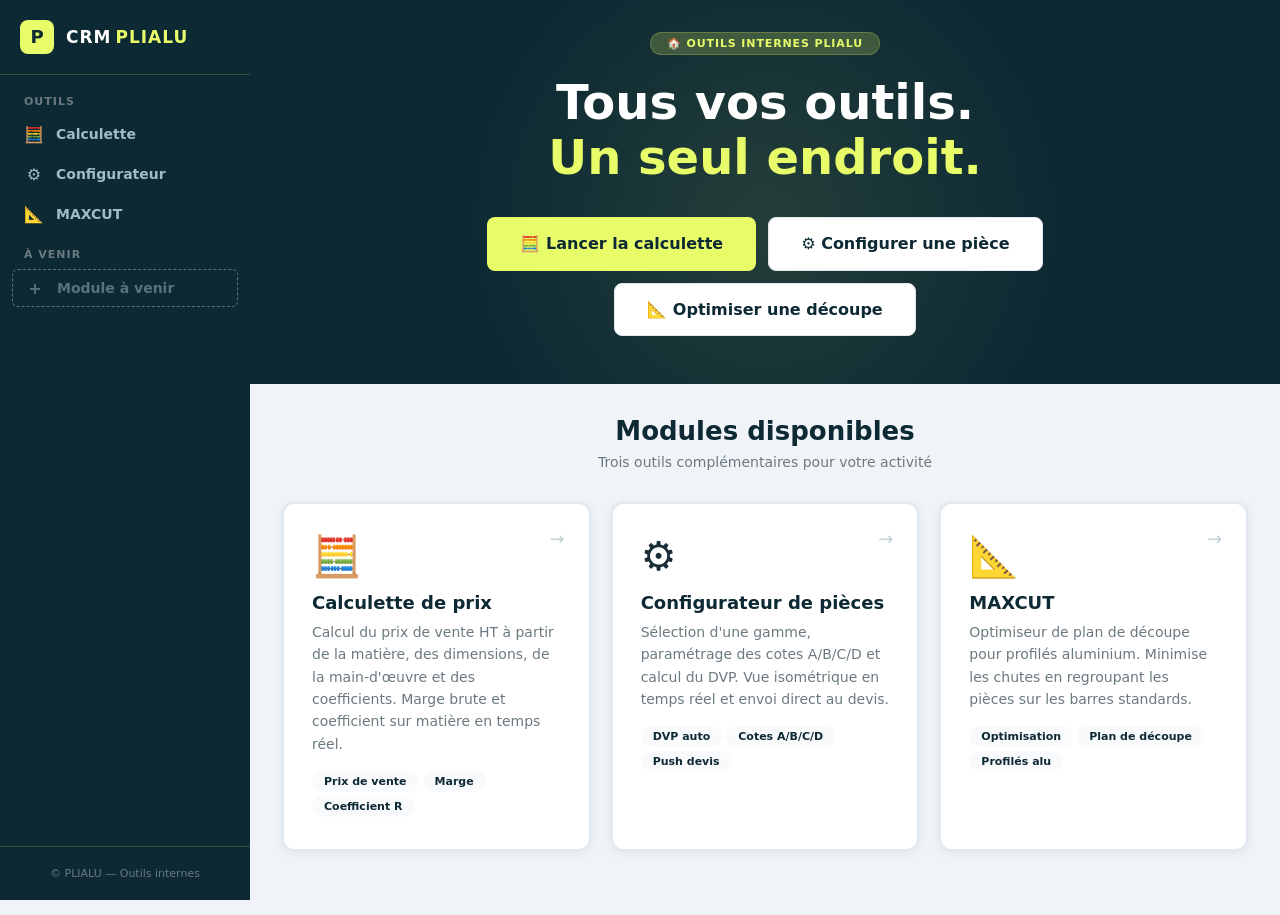
<file: index.html>
<!DOCTYPE html>
<html lang="fr">
<head>
<meta charset="UTF-8">
<meta name="viewport" content="width=device-width,initial-scale=1">
<title>CRM PLIALU</title>
<link rel="stylesheet" href="shared/tokens.css">
<link rel="stylesheet" href="shared/components/sidebar.css">
<link rel="stylesheet" href="shared/components/buttons.css">
<link rel="stylesheet" href="shared/components/card.css">
<style>
  /* ── Reset minimal ── */
  *,*::before,*::after{box-sizing:border-box;margin:0;padding:0}

  body{
    font-family:var(--font-sans);
    background:var(--bg-app);
    color:var(--text-primary);
    display:flex;
    min-height:100vh;
  }

  /* ── Main scrollable à droite de la sidebar ── */
  .hub-main{
    flex:1;
    min-width:0; /* évite l'overflow horizontal des grilles */
    display:flex;
    flex-direction:column;
  }

  /* ── HERO (fond brand) ── */
  .hub-hero{
    background:var(--brand-900);
    color:var(--text-on-brand);
    padding:var(--space-8) var(--space-8) calc(var(--space-8) * 1.5);
    text-align:center;
    position:relative;
    overflow:hidden;
  }
  .hub-hero::before{
    content:'';
    position:absolute;
    top:-80px; left:50%; transform:translateX(-50%);
    width:600px; height:600px;
    background:radial-gradient(circle, rgba(232,252,105,0.10) 0%, transparent 70%);
    pointer-events:none;
  }
  .hub-hero-inner{
    position:relative;
    max-width:780px;
    margin:0 auto;
    display:flex;
    flex-direction:column;
    align-items:center;
    gap:var(--space-5);
  }
  .hub-hero-badge{
    display:inline-block;
    padding:var(--space-1) var(--space-4);
    background:var(--accent-glow);
    color:var(--accent);
    border:1px solid var(--accent-glow);
    border-radius:var(--radius-lg);
    font-size:var(--text-xs);
    font-weight:700;
    letter-spacing:0.08em;
    text-transform:uppercase;
  }
  .hub-hero h1{
    font-size:clamp(2rem, 5vw, 3rem);
    font-weight:900;
    line-height:1.15;
    margin:0;
  }
  .hub-hero h1 span{ color:var(--accent); }
  .hub-hero-ctas{
    display:flex;
    gap:var(--space-3);
    justify-content:center;
    flex-wrap:wrap;
    margin-top:var(--space-3);
  }

  /* ── Section "Modules disponibles" (fond clair) ── */
  .hub-modules{
    flex:1;
    padding:var(--space-8) var(--space-8) calc(var(--space-8) * 2);
    max-width:1200px;
    width:100%;
    margin:0 auto;
  }
  .hub-modules-header{
    text-align:center;
    margin-bottom:var(--space-8);
  }
  .hub-modules-header h2{
    font-size:1.625rem;
    font-weight:800;
    color:var(--brand-900);
    margin:0;
  }
  .hub-modules-header p{
    font-size:var(--text-base);
    color:var(--text-muted);
    margin-top:var(--space-2);
  }
  .hub-modules-grid{
    display:grid;
    grid-template-columns:repeat(auto-fit, minmax(260px, 1fr));
    gap:var(--space-5);
  }

  /* ── Responsive : empile la sidebar (sidebar.css gère déjà la bascule) ── */
  @media (max-width: 900px){
    body{ flex-direction:column; }
    .hub-hero{ padding:var(--space-6) var(--space-4) var(--space-8); }
    .hub-modules{ padding:var(--space-6) var(--space-4); }
    .hub-hero h1{ font-size:1.75rem; }
  }
</style>
</head>
<body>

<!-- ════ SIDEBAR (250px, brand-900, permanente) ════ -->
<aside class="sidebar">
  <div class="sidebar-header">
    <span class="sidebar-mark">P</span>
    <span class="sidebar-title">
      <span class="sidebar-title-prefix">CRM</span>PLIALU
    </span>
  </div>

  <nav class="sidebar-section">
    <div class="sidebar-section-label">Outils</div>
    <ul class="sidebar-links">
      <li><a class="sidebar-link" href="modules/calculette/index.html"><span class="sidebar-link-icon">🧮</span>Calculette</a></li>
      <li><a class="sidebar-link" href="modules/configurateur/index.html"><span class="sidebar-link-icon">⚙️</span>Configurateur</a></li>
      <li><a class="sidebar-link" href="modules/maxcut/index.html"><span class="sidebar-link-icon">📐</span>MAXCUT</a></li>
    </ul>
  </nav>

  <div class="sidebar-section">
    <div class="sidebar-section-label">À venir</div>
    <ul class="sidebar-links">
      <li><span class="sidebar-link sidebar-link--placeholder"><span class="sidebar-link-icon">+</span>Module à venir</span></li>
    </ul>
  </div>

  <div class="sidebar-footer">© PLIALU — Outils internes</div>
</aside>

<!-- ════ MAIN ════ -->
<main class="hub-main">

  <!-- HERO -->
  <section class="hub-hero">
    <div class="hub-hero-inner">
      <span class="hub-hero-badge">🏠 Outils internes PLIALU</span>
      <h1>Tous vos outils.<br><span>Un seul endroit.</span></h1>
      <div class="hub-hero-ctas">
        <a class="btn btn-primary btn-lg" href="modules/calculette/index.html">🧮 Lancer la calculette</a>
        <a class="btn btn-secondary btn-lg" href="modules/configurateur/index.html">⚙️ Configurer une pièce</a>
        <a class="btn btn-secondary btn-lg" href="modules/maxcut/index.html">📐 Optimiser une découpe</a>
      </div>
    </div>
  </section>

  <!-- GRILLE DES MODULES -->
  <section class="hub-modules">
    <header class="hub-modules-header">
      <h2>Modules disponibles</h2>
      <p>Trois outils complémentaires pour votre activité</p>
    </header>

    <div class="hub-modules-grid">

      <a class="card card--rich" href="modules/calculette/index.html">
        <span class="card-arrow" aria-hidden="true">→</span>
        <div class="card-icon">🧮</div>
        <h3>Calculette de prix</h3>
        <p>Calcul du prix de vente HT à partir de la matière, des dimensions, de la main-d'œuvre et des coefficients. Marge brute et coefficient sur matière en temps réel.</p>
        <ul class="card-tags">
          <li class="card-tag">Prix de vente</li>
          <li class="card-tag">Marge</li>
          <li class="card-tag">Coefficient R</li>
        </ul>
      </a>

      <a class="card card--rich" href="modules/configurateur/index.html">
        <span class="card-arrow" aria-hidden="true">→</span>
        <div class="card-icon">⚙️</div>
        <h3>Configurateur de pièces</h3>
        <p>Sélection d'une gamme, paramétrage des cotes A/B/C/D et calcul du DVP. Vue isométrique en temps réel et envoi direct au devis.</p>
        <ul class="card-tags">
          <li class="card-tag">DVP auto</li>
          <li class="card-tag">Cotes A/B/C/D</li>
          <li class="card-tag">Push devis</li>
        </ul>
      </a>

      <a class="card card--rich" href="modules/maxcut/index.html">
        <span class="card-arrow" aria-hidden="true">→</span>
        <div class="card-icon">📐</div>
        <h3>MAXCUT</h3>
        <p>Optimiseur de plan de découpe pour profilés aluminium. Minimise les chutes en regroupant les pièces sur les barres standards.</p>
        <ul class="card-tags">
          <li class="card-tag">Optimisation</li>
          <li class="card-tag">Plan de découpe</li>
          <li class="card-tag">Profilés alu</li>
        </ul>
      </a>

    </div>
  </section>

</main>

</body>
</html>
</file>
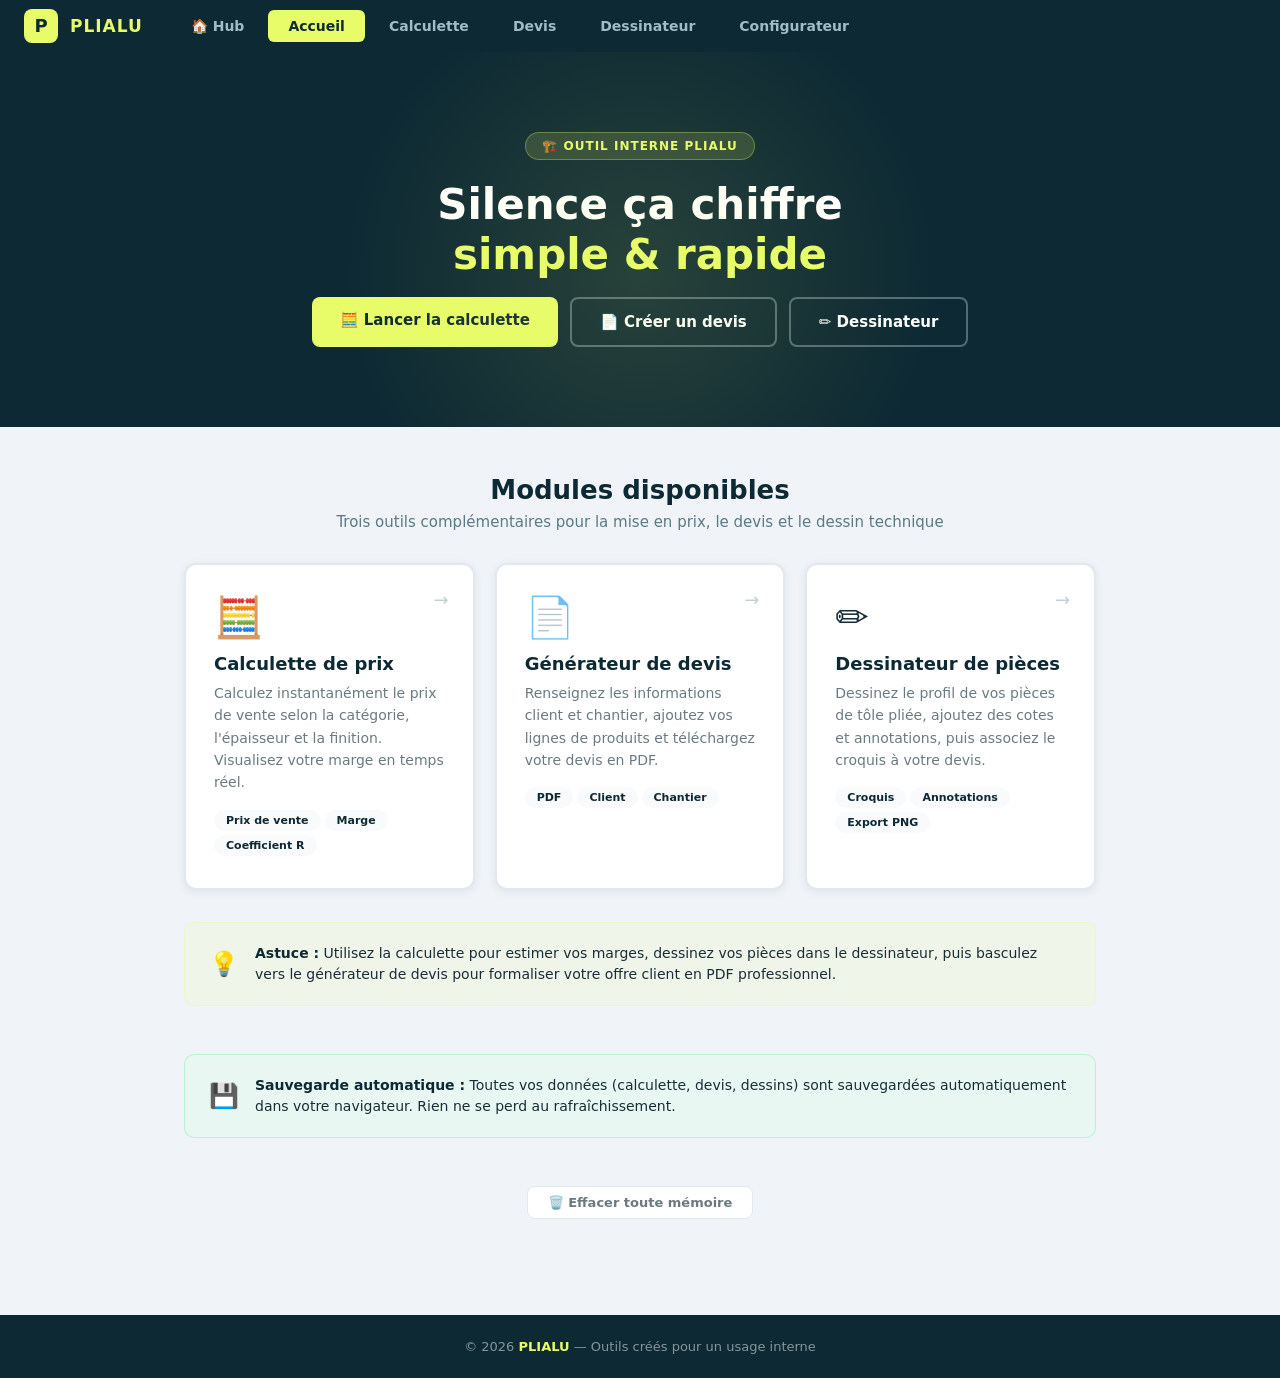
<file: modules/calculette/index.html>
<!DOCTYPE html>
<html lang="fr">
<head>
  <meta charset="UTF-8">
  <meta name="viewport" content="width=device-width, initial-scale=1.0">
  <title>PLIALU — Accueil</title>
  <link rel="stylesheet" href="../../shared/tokens.css">
  <link rel="stylesheet" href="../../shared/components/navbar.css">
  <link rel="stylesheet" href="../../shared/components/buttons.css">
  <link rel="stylesheet" href="../../shared/components/card.css">
  <style>
    /* ════ RESET ════ */
    *, *::before, *::after { box-sizing: border-box; margin: 0; padding: 0; }
    body { font-family: var(--font-sans); background: var(--bg-app); color: var(--text-primary); }

    /* ════ HERO ════ */
    .hero {
      background: #0d2933;
      padding: 80px 32px;
      text-align: center;
      position: relative;
      overflow: hidden;
    }
    .hero::before {
      content: '';
      position: absolute;
      top: -80px; left: 50%; transform: translateX(-50%);
      width: 600px; height: 600px;
      background: radial-gradient(circle, rgba(232,252,105,0.12) 0%, transparent 70%);
      pointer-events: none;
    }
    .hero-badge {
      display: inline-block;
      background: rgba(232,252,105,0.15);
      color: #e8fc69;
      border: 1px solid rgba(232,252,105,0.3);
      padding: 6px 16px;
      border-radius: 20px;
      font-size: 12px;
      font-weight: 600;
      letter-spacing: 1px;
      text-transform: uppercase;
      margin-bottom: 20px;
    }
    .hero h1 {
      font-size: 42px;
      font-weight: 900;
      color: #ffffff;
      margin-bottom: 16px;
      line-height: 1.2;
    }
    .hero h1 span { color: #e8fc69; }
    .hero p {
      font-size: 17px;
      color: rgba(255,255,255,0.65);
      max-width: 520px;
      margin: 0 auto 36px;
      line-height: 1.6;
    }
    .hero-btns { display: flex; gap: 12px; justify-content: center; flex-wrap: wrap; }
    .btn-primary {
      background: #e8fc69;
      color: #0d2933;
      padding: 14px 28px;
      border-radius: 8px;
      font-weight: 800;
      font-size: 15px;
      text-decoration: none;
      transition: all .2s;
    }
    .btn-primary:hover { background: #d4e85a; transform: translateY(-2px); box-shadow: 0 6px 20px rgba(232,252,105,0.4); }
    .btn-outline {
      background: transparent;
      color: #ffffff;
      border: 2px solid rgba(255,255,255,0.3);
      padding: 14px 28px;
      border-radius: 8px;
      font-weight: 600;
      font-size: 15px;
      text-decoration: none;
      transition: all .2s;
    }
    .btn-outline:hover { border-color: #e8fc69; color: #e8fc69; }

    /* ════ CONTAINER ════ */
    .container { max-width: 960px; margin: 0 auto; padding: 48px 24px; }

    /* ════ SECTION TITRE ════ */
    .section-title {
      text-align: center;
      margin-bottom: 32px;
    }
    .section-title h2 { font-size: 26px; font-weight: 800; color: #0d2933; }
    .section-title p { color: #5a7a85; margin-top: 8px; font-size: 15px; }

    /* ════ MODULES GRID ════ */
    .modules-grid { display: grid; grid-template-columns: repeat(auto-fit, minmax(260px, 1fr)); gap: var(--space-5); margin-bottom: var(--space-8); }

    /* ════ INFO BAND ════ */
    .info-band {
      background: rgba(232,252,105,0.1);
      border: 1px solid rgba(232,252,105,0.3);
      border-radius: 10px;
      padding: 20px 24px;
      display: flex;
      align-items: center;
      gap: 16px;
      margin-bottom: 48px;
    }
    .info-band span { font-size: 24px; }
    .info-band p { font-size: 14px; color: var(--text-primary); line-height: 1.5; }
    .info-band strong { color: #0d2933; }

    /* ════ FOOTER ════ */
    footer {
      background: #0d2933;
      color: rgba(255,255,255,0.5);
      text-align: center;
      padding: 24px;
      font-size: 13px;
    }
    footer strong { color: #e8fc69; }

    /* ════ RESPONSIVE ════ */
    @media (max-width: 600px) {
      .hero h1 { font-size: 28px; }
    }
  </style>
</head>
<body>

<!-- NAVBAR -->
<nav class="nav">
  <a class="nav-brand" href="../../index.html" title="Retour au hub CRM">
    <span class="nav-mark">P</span>
    <span class="nav-title">PLIALU</span>
  </a>
  <ul class="nav-links">
    <li><a class="nav-btn" href="../../index.html">🏠 Hub</a></li>
    <li><a class="nav-btn nav-btn--active" href="index.html">Accueil</a></li>
    <li><a class="nav-btn" href="calcul.html">Calculette</a></li>
    <li><a class="nav-btn" href="devis.html">Devis</a></li>
    <li><a class="nav-btn" href="dessinateur.html">Dessinateur</a></li>
    <li><a class="nav-btn" href="../configurateur/index.html">Configurateur</a></li>
  </ul>
</nav>

<!-- HERO -->
<section class="hero">
  <div class="hero-badge">🏗️ Outil interne PLIALU</div>
  <h1>Silence ça chiffre<br><span>simple &amp; rapide</span></h1>
  <div class="hero-btns">
    <a href="calcul.html" class="btn-primary">🧮 Lancer la calculette</a>
    <a href="devis.html" class="btn-outline">📄 Créer un devis</a>
    <a href="dessinateur.html" class="btn-outline">✏️ Dessinateur</a>
  </div>
</section>

<!-- CONTENU -->
<div class="container">

  <!-- Modules -->
  <div class="section-title">
    <h2>Modules disponibles</h2>
    <p>Trois outils complémentaires pour la mise en prix, le devis et le dessin technique</p>
  </div>

  <div class="modules-grid">

    <a href="calcul.html" class="card card--rich">
      <span class="card-arrow" aria-hidden="true">→</span>
      <div class="card-icon">🧮</div>
      <h3>Calculette de prix</h3>
      <p>Calculez instantanément le prix de vente selon la catégorie, l'épaisseur et la finition. Visualisez votre marge en temps réel.</p>
      <ul class="card-tags">
        <li class="card-tag">Prix de vente</li>
        <li class="card-tag">Marge</li>
        <li class="card-tag">Coefficient R</li>
      </ul>
    </a>

    <a href="devis.html" class="card card--rich">
      <span class="card-arrow" aria-hidden="true">→</span>
      <div class="card-icon">📄</div>
      <h3>Générateur de devis</h3>
      <p>Renseignez les informations client et chantier, ajoutez vos lignes de produits et téléchargez votre devis en PDF.</p>
      <ul class="card-tags">
        <li class="card-tag">PDF</li>
        <li class="card-tag">Client</li>
        <li class="card-tag">Chantier</li>
      </ul>
    </a>

    <a href="dessinateur.html" class="card card--rich">
      <span class="card-arrow" aria-hidden="true">→</span>
      <div class="card-icon">✏️</div>
      <h3>Dessinateur de pièces</h3>
      <p>Dessinez le profil de vos pièces de tôle pliée, ajoutez des cotes et annotations, puis associez le croquis à votre devis.</p>
      <ul class="card-tags">
        <li class="card-tag">Croquis</li>
        <li class="card-tag">Annotations</li>
        <li class="card-tag">Export PNG</li>
      </ul>
    </a>

  </div>

  <!-- Info band -->
  <div class="info-band">
    <span>💡</span>
    <p><strong>Astuce :</strong> Utilisez la calculette pour estimer vos marges, dessinez vos pièces dans le dessinateur, puis basculez vers le générateur de devis pour formaliser votre offre client en PDF professionnel.</p>
  </div>

  <!-- Info sauvegarde -->
  <div class="info-band" style="background:rgba(220,252,231,0.4);border-color:rgba(134,239,172,0.5)">
    <span>💾</span>
    <p><strong>Sauvegarde automatique :</strong> Toutes vos donn&eacute;es (calculette, devis, dessins) sont sauvegard&eacute;es automatiquement dans votre navigateur. Rien ne se perd au rafra&icirc;chissement.</p>
  </div>

  <!-- Reset global -->
  <div style="text-align:center;margin-bottom:48px">
    <button class="btn btn-reset" onclick="if(confirm('Effacer TOUTE la m\u00e9moire du projet (calculette, devis, dessinateur) ?\n\nCette action est irr\u00e9versible.')){localStorage.removeItem('plialu_project_data');localStorage.removeItem('plialu-devis');localStorage.removeItem('plialu-devis-dessins');alert('M\u00e9moire effac\u00e9e avec succ\u00e8s !');}">🗑️ Effacer toute m&eacute;moire</button>
  </div>

</div>

<!-- FOOTER -->
<footer>
  <p>© 2026 <strong>PLIALU</strong> — Outils créés pour un usage interne</p>
</footer>

</body>
</html>
</file>
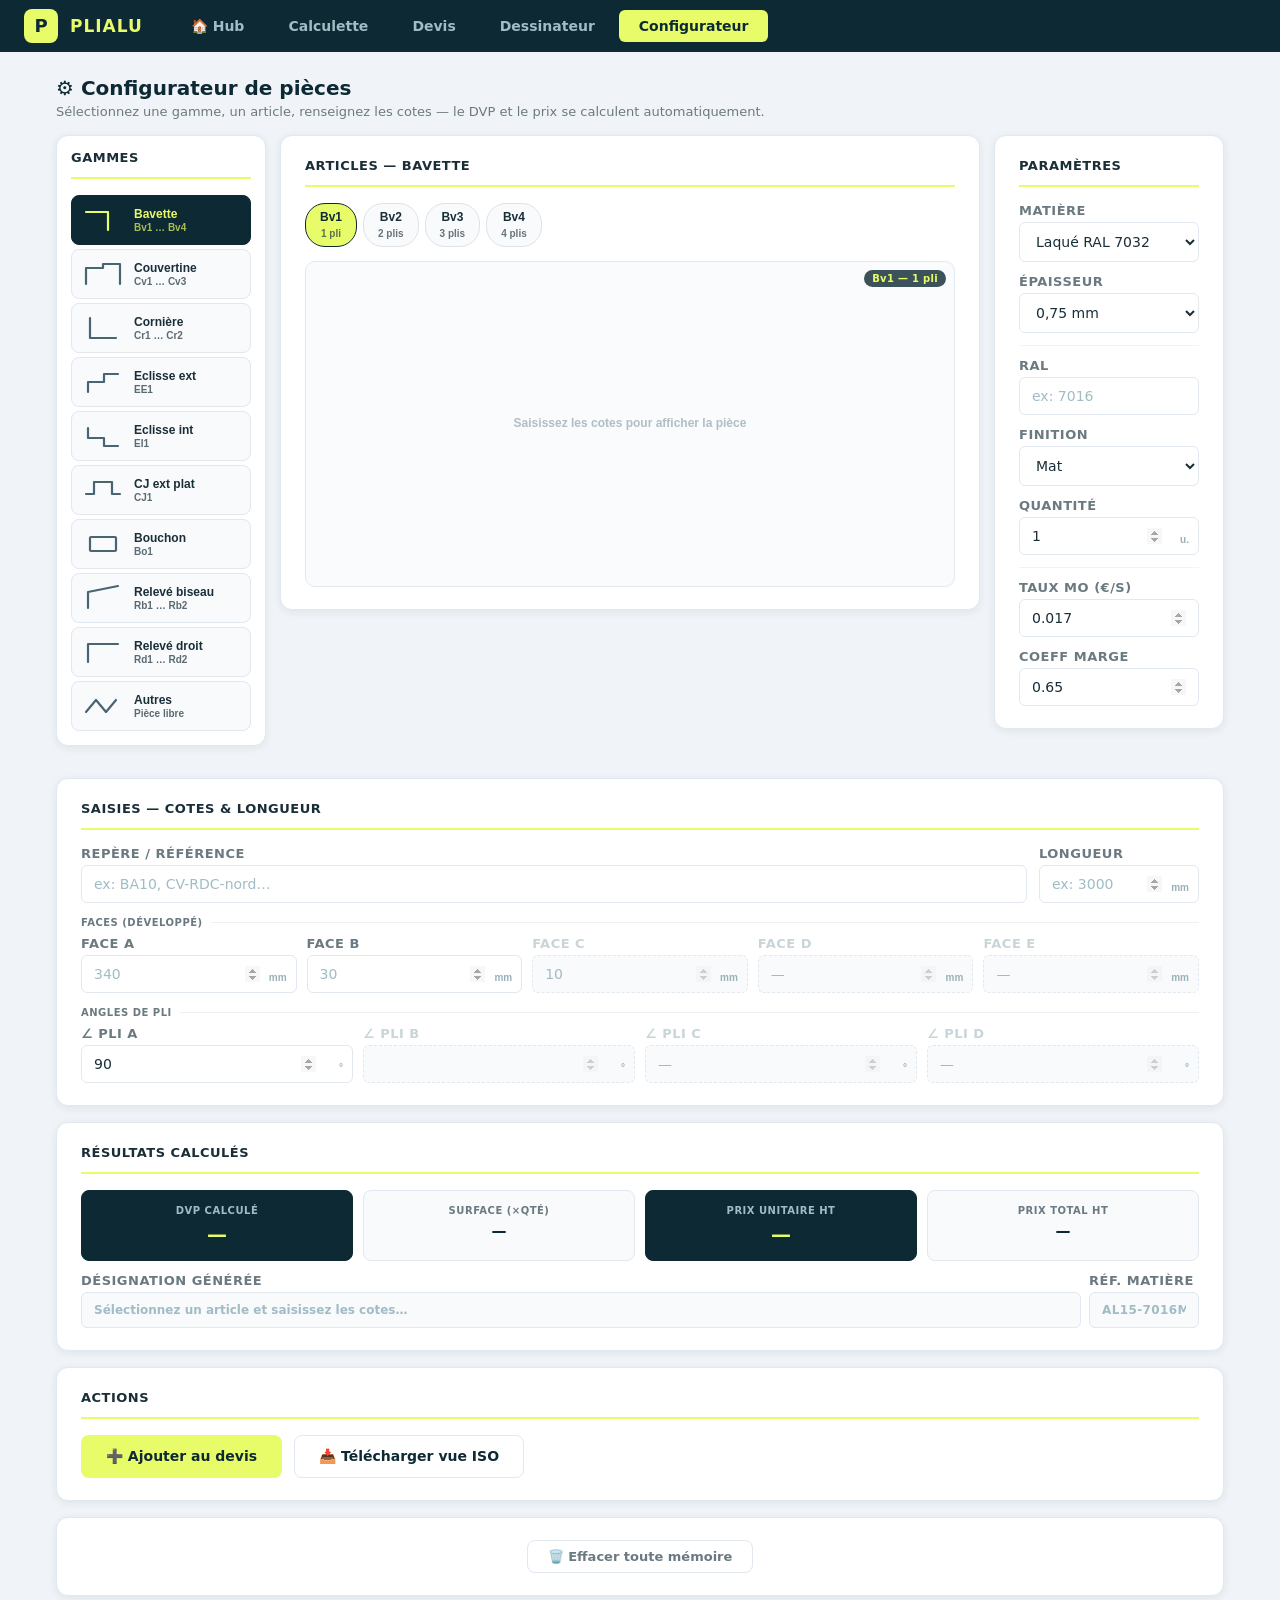
<file: modules/configurateur/index.html>
<!DOCTYPE html>
<html lang="fr">
<head>
<meta charset="UTF-8">
<meta name="viewport" content="width=device-width,initial-scale=1">
<title>PLIALU — Configurateur</title>
<link rel="stylesheet" href="../../shared/tokens.css">
<link rel="stylesheet" href="../../shared/components/navbar.css">
<link rel="stylesheet" href="../../shared/components/buttons.css">
<link rel="stylesheet" href="../../shared/components/card.css">
<link rel="stylesheet" href="../../shared/components/form.css">
<link rel="stylesheet" href="../../shared/components/save-indicator.css">
<script src="../../shared/js/storage.js"></script>
<style>
/* ── RESET & BASE ── */
*{box-sizing:border-box;margin:0;padding:0}
body{font-family:var(--font-sans);background:var(--bg-app);color:var(--text-primary);min-height:100vh}

/* ── PAGE ── */
.page{max-width:1200px;margin:24px auto;padding:0 16px}
.page-header{margin-bottom:16px}
.page-header h1{font-size:20px;font-weight:800;color:#0d2933}
.page-header p{font-size:13px;color:#6b7a80;margin-top:4px}


/* ── FORM (overrides locaux) ── */
input[type=number]{-moz-appearance:textfield}
input[type=number]::-webkit-inner-spin-button{opacity:.5}

/* ── 3-PANNEAU LAYOUT ── */
.cfg-layout{display:grid;grid-template-columns:210px 1fr 230px;gap:14px;align-items:start;margin-bottom:16px}

/* ── PANNEAU GAMMES ── */
.gamme-list{display:flex;flex-direction:column;gap:4px}
.gamme-btn{display:flex;align-items:center;gap:10px;padding:8px 10px;border:1.5px solid #e2e8f0;border-radius:8px;cursor:pointer;background:#f8fafc;color:#1a2e38;font-size:13px;font-weight:600;text-align:left;transition:.15s;width:100%}
.gamme-btn:hover{border-color:#0d2933;background:#eef3f5}
.gamme-btn.active{background:#0d2933;border-color:#0d2933;color:#e8fc69}
.gamme-thumb{flex-shrink:0;width:42px;height:32px;display:flex;align-items:center;justify-content:center}
.gamme-thumb svg{overflow:visible}
.gamme-btn:not(.active) .gamme-thumb svg{stroke:#4a6572}
.gamme-btn.active .gamme-thumb svg{stroke:#e8fc69}
.gamme-label{flex:1;min-width:0}
.gamme-label strong{display:block;font-size:12px;font-weight:700}
.gamme-label span{display:block;font-size:10px;opacity:.7;margin-top:1px}

/* ── PANNEAU ARTICLES ── */
.panel-articles{display:flex;flex-direction:column;gap:0}
.article-tabs{display:flex;gap:6px;flex-wrap:wrap;margin-bottom:14px}
.article-btn{padding:6px 14px;border:1.5px solid #dde3e8;border-radius:20px;cursor:pointer;font-size:12px;font-weight:700;background:#f8fafc;color:#1a2e38;transition:.15s;text-align:center;line-height:1.3}
.article-btn:hover{border-color:#0d2933}
.article-btn.active{background:#e8fc69;border-color:#0d2933;color:#0d2933}
.article-btn small{display:block;font-size:10px;font-weight:600;opacity:.65;margin-top:1px}
.iso-wrap{position:relative;background:#fafbfc;border:1.5px solid #e2e8f0;border-radius:10px;overflow:hidden;flex:1;height:280px;display:flex;align-items:center;justify-content:center}
#isoCanvas{display:block;width:100%;height:100%}
.iso-placeholder{color:#b0bec5;font-size:12px;font-weight:600;text-align:center;pointer-events:none}
.iso-badge{position:absolute;top:8px;right:8px;background:rgba(13,41,51,.8);color:#e8fc69;font-size:10px;font-weight:700;padding:3px 8px;border-radius:10px;letter-spacing:.3px}

/* ── PANNEAU PARAMÈTRES ── */
.param-sep{height:1px;background:#f0f4f8;margin:12px 0}
.param-field{margin-bottom:12px}
.param-field:last-child{margin-bottom:0}

/* ── SAISIES ── */
.saisies-row{display:grid;grid-template-columns:1fr 160px;gap:12px;margin-bottom:14px}
.saisies-section{margin-bottom:14px}
.saisies-section-lbl{font-size:10px;font-weight:800;color:#6b7a80;text-transform:uppercase;letter-spacing:.5px;margin-bottom:8px;display:flex;align-items:center;gap:8px}
.saisies-section-lbl::after{content:'';flex:1;height:1px;background:#eef1f4}
.faces-grid{display:grid;grid-template-columns:repeat(5,1fr);gap:10px}
.angles-grid{display:grid;grid-template-columns:repeat(4,1fr);gap:10px}
/* Champ avec unité */
.field-unit{position:relative}
.field-unit input{padding-right:36px}
.field-unit .unit{position:absolute;right:10px;bottom:10px;font-size:10px;font-weight:700;color:#9ab0b8;pointer-events:none;font-family:'Segoe UI',sans-serif}
/* Champ désactivé (face/angle non applicable) */
.dim-off label{color:#c8d5d9}
.dim-off input{background:#f8fafc;color:#c8d5d9;border-style:dashed;cursor:not-allowed}

/* ── RÉSULTATS ── */
.result-grid{display:grid;grid-template-columns:repeat(4,1fr);gap:10px;margin-bottom:10px}
.result-box{background:#f8fafc;border-radius:8px;padding:14px;text-align:center;border:1.5px solid #e2e8f0}
.result-box .lbl{font-size:10px;font-weight:700;color:#6b7a80;text-transform:uppercase;letter-spacing:.5px;margin-bottom:6px}
.result-box .val{font-size:15px;font-weight:800;color:#0d2933}
.result-box.highlight{background:#0d2933;border-color:#0d2933}
.result-box.highlight .lbl{color:#a0bcc4}
.result-box.highlight .val{color:#e8fc69;font-size:20px}
.result-box.has-value{border-color:var(--accent);border-width:2px}

/* ── ACTIONS ── */
.actions-row{display:flex;align-items:center;gap:12px;flex-wrap:wrap}
.msg-ok{background:#dcfce7;color:#166534;border-radius:8px;padding:10px 16px;font-size:13px;font-weight:600;display:none;align-items:center;gap:6px}


/* ── RESPONSIVE ── */
@media(max-width:900px){
  .cfg-layout{grid-template-columns:1fr 1fr;grid-template-rows:auto auto}
  .panel-gammes{grid-column:1/3;grid-row:2}
  .gamme-list{flex-direction:row;flex-wrap:wrap}
  .gamme-btn{width:auto;flex:1;min-width:110px}
  .panel-articles{grid-column:1/2;grid-row:1}
  .panel-params{grid-column:2/3;grid-row:1}
  .faces-grid{grid-template-columns:repeat(3,1fr)}
  .angles-grid{grid-template-columns:repeat(3,1fr)}
}
@media(max-width:600px){
  .cfg-layout{grid-template-columns:1fr}
  .panel-articles,.panel-params,.panel-gammes{grid-column:1;grid-row:auto}
  .saisies-row{grid-template-columns:1fr}
  .faces-grid,.angles-grid{grid-template-columns:repeat(2,1fr)}
  .result-grid{grid-template-columns:1fr 1fr}
}
</style>
</head>
<body>

<!-- ── NAV ── -->
<nav class="nav">
  <a class="nav-brand" href="../../index.html" title="Retour au hub CRM">
    <span class="nav-mark">P</span>
    <span class="nav-title">PLIALU</span>
  </a>
  <ul class="nav-links">
    <li><a class="nav-btn" href="../../index.html">🏠 Hub</a></li>
    <li><a class="nav-btn" href="../calculette/calcul.html">Calculette</a></li>
    <li><a class="nav-btn" href="../calculette/devis.html">Devis</a></li>
    <li><a class="nav-btn" href="../calculette/dessinateur.html">Dessinateur</a></li>
    <li><a class="nav-btn nav-btn--active" href="index.html">Configurateur</a></li>
  </ul>
</nav>

<div class="page">

  <div class="page-header">
    <h1>⚙️ Configurateur de pièces</h1>
    <p>Sélectionnez une gamme, un article, renseignez les cotes — le DVP et le prix se calculent automatiquement.</p>
  </div>

  <!-- ══════════════════════════════════════
       3 PANNEAUX
  ══════════════════════════════════════ -->
  <div class="cfg-layout">

    <!-- ── PANNEAU GAMMES ── -->
    <div class="card panel-gammes" style="padding:14px">
      <div class="card-title">Gammes</div>
      <div class="gamme-list" id="gammeList">

        <button class="gamme-btn active" data-gamme="bavette">
          <div class="gamme-thumb">
            <svg width="42" height="32" viewBox="0 0 42 32" fill="none" stroke-width="2.2" stroke-linecap="round" stroke-linejoin="round">
              <polyline points="4,8 26,8 26,26"/>
            </svg>
          </div>
          <div class="gamme-label"><strong>Bavette</strong><span>Bv1 … Bv4</span></div>
        </button>

        <button class="gamme-btn" data-gamme="couvertine">
          <div class="gamme-thumb">
            <svg width="42" height="32" viewBox="0 0 42 32" fill="none" stroke-width="2.2" stroke-linecap="round" stroke-linejoin="round">
              <polyline points="4,26 4,10 21,10 21,6 38,6 38,10 38,26"/>
            </svg>
          </div>
          <div class="gamme-label"><strong>Couvertine</strong><span>Cv1 … Cv3</span></div>
        </button>

        <button class="gamme-btn" data-gamme="corniere">
          <div class="gamme-thumb">
            <svg width="42" height="32" viewBox="0 0 42 32" fill="none" stroke-width="2.2" stroke-linecap="round" stroke-linejoin="round">
              <polyline points="8,6 8,26 34,26"/>
            </svg>
          </div>
          <div class="gamme-label"><strong>Cornière</strong><span>Cr1 … Cr2</span></div>
        </button>

        <button class="gamme-btn" data-gamme="eclisse_ext">
          <div class="gamme-thumb">
            <svg width="42" height="32" viewBox="0 0 42 32" fill="none" stroke-width="2.2" stroke-linecap="round" stroke-linejoin="round">
              <polyline points="6,26 6,16 22,16 22,8 36,8"/>
            </svg>
          </div>
          <div class="gamme-label"><strong>Eclisse ext</strong><span>EE1</span></div>
        </button>

        <button class="gamme-btn" data-gamme="eclisse_int">
          <div class="gamme-thumb">
            <svg width="42" height="32" viewBox="0 0 42 32" fill="none" stroke-width="2.2" stroke-linecap="round" stroke-linejoin="round">
              <polyline points="6,8 6,18 22,18 22,26 36,26"/>
            </svg>
          </div>
          <div class="gamme-label"><strong>Eclisse int</strong><span>EI1</span></div>
        </button>

        <button class="gamme-btn" data-gamme="couvre_joint">
          <div class="gamme-thumb">
            <svg width="42" height="32" viewBox="0 0 42 32" fill="none" stroke-width="2.2" stroke-linecap="round" stroke-linejoin="round">
              <polyline points="4,20 12,20 12,8 30,8 30,20 38,20"/>
            </svg>
          </div>
          <div class="gamme-label"><strong>CJ ext plat</strong><span>CJ1</span></div>
        </button>

        <button class="gamme-btn" data-gamme="bouchon">
          <div class="gamme-thumb">
            <svg width="42" height="32" viewBox="0 0 42 32" fill="none" stroke-width="2.2" stroke-linecap="round" stroke-linejoin="round">
              <rect x="8" y="9" width="26" height="14" rx="1"/>
            </svg>
          </div>
          <div class="gamme-label"><strong>Bouchon</strong><span>Bo1</span></div>
        </button>

        <button class="gamme-btn" data-gamme="releve_biseau">
          <div class="gamme-thumb">
            <svg width="42" height="32" viewBox="0 0 42 32" fill="none" stroke-width="2.2" stroke-linecap="round" stroke-linejoin="round">
              <polyline points="6,26 6,10 36,4"/>
            </svg>
          </div>
          <div class="gamme-label"><strong>Relevé biseau</strong><span>Rb1 … Rb2</span></div>
        </button>

        <button class="gamme-btn" data-gamme="releve_droit">
          <div class="gamme-thumb">
            <svg width="42" height="32" viewBox="0 0 42 32" fill="none" stroke-width="2.2" stroke-linecap="round" stroke-linejoin="round">
              <polyline points="6,26 6,8 36,8"/>
            </svg>
          </div>
          <div class="gamme-label"><strong>Relevé droit</strong><span>Rd1 … Rd2</span></div>
        </button>

        <button class="gamme-btn" data-gamme="autres">
          <div class="gamme-thumb">
            <svg width="42" height="32" viewBox="0 0 42 32" fill="none" stroke-width="2.2" stroke-linecap="round" stroke-linejoin="round">
              <polyline points="4,22 14,10 24,22 34,10"/>
            </svg>
          </div>
          <div class="gamme-label"><strong>Autres</strong><span>Pièce libre</span></div>
        </button>

      </div>
    </div>

    <!-- ── PANNEAU ARTICLES + VUE ISO ── -->
    <div class="card panel-articles">
      <div class="card-title">
        <span id="articlePanelTitle">Articles — Bavette</span>
      </div>

      <!-- Sélecteur d'article (pills) -->
      <div class="article-tabs" id="articleTabs">
        <button class="article-btn active" data-article="Bv1">Bv1<small>1 pli</small></button>
        <button class="article-btn" data-article="Bv2">Bv2<small>2 plis</small></button>
        <button class="article-btn" data-article="Bv3">Bv3<small>3 plis</small></button>
        <button class="article-btn" data-article="Bv4">Bv4<small>4 plis</small></button>
      </div>

      <!-- Vue isométrique canvas -->
      <div class="iso-wrap">
        <canvas id="isoCanvas"></canvas>
        <div class="iso-badge" id="isoBadge">Bv1 — 1 pli</div>
      </div>
    </div>

    <!-- ── PANNEAU PARAMÈTRES ── -->
    <div class="card panel-params">
      <div class="card-title">Paramètres</div>

      <div class="param-field">
        <label for="paramMatiere">Matière</label>
        <select id="paramMatiere">
          <option value="alu_laque">ALU Laqué</option>
          <option value="alu_brut">ALU Brut</option>
          <option value="alu_anodise">ALU Anodisé</option>
          <option value="ac_galva">AC Galvanisé</option>
          <option value="ac_laque">AC Laqué</option>
          <option value="inox_304">Inox 304</option>
          <option value="inox_316">Inox 316</option>
          <option value="autre">Autre</option>
        </select>
      </div>

      <div class="param-field">
        <label for="paramEpaisseur">Épaisseur</label>
        <select id="paramEpaisseur">
          <option value="0.6">0,6 mm</option>
          <option value="0.75" selected>0,75 mm</option>
          <option value="1.0">1,0 mm</option>
          <option value="1.2">1,2 mm</option>
          <option value="1.5">1,5 mm</option>
          <option value="2.0">2,0 mm</option>
        </select>
      </div>

      <div class="param-sep"></div>

      <div class="param-field">
        <label for="paramRal">RAL</label>
        <input type="text" id="paramRal" placeholder="ex: 7016">
      </div>

      <div class="param-field">
        <label for="paramFinition">Finition</label>
        <select id="paramFinition">
          <option value="M">Mat</option>
          <option value="B">Brillant</option>
          <option value="NF">Non fini</option>
          <option value="ANO">Anodisé</option>
          <option value="BRT">Brut</option>
        </select>
      </div>

      <div class="param-field">
        <label for="paramQte">Quantité</label>
        <div class="field-unit">
          <input type="number" id="paramQte" value="1" min="1" step="1">
          <span class="unit">u.</span>
        </div>
      </div>

      <div class="param-sep"></div>

      <div class="param-field">
        <label for="paramTauxMo">Taux MO (€/s)</label>
        <input type="number" id="paramTauxMo" value="0.017" step="0.001">
      </div>

      <div class="param-field">
        <label for="paramCoefMarge">Coeff marge</label>
        <input type="number" id="paramCoefMarge" value="0.65" step="0.01" min="0.1" max="1">
      </div>
    </div>

  </div><!-- /cfg-layout -->


  <!-- ══════════════════════════════════════
       SAISIES — Cotes et dimensions
  ══════════════════════════════════════ -->
  <div class="card">
    <div class="card-title">Saisies — Cotes &amp; Longueur</div>

    <!-- Repère + Longueur -->
    <div class="saisies-row">
      <div>
        <label for="saisieRepere">Repère / Référence</label>
        <input type="text" id="saisieRepere" placeholder="ex: BA10, CV-RDC-nord…">
      </div>
      <div>
        <label for="saisieLg">Longueur</label>
        <div class="field-unit">
          <input type="number" id="saisieLg" placeholder="ex: 3000" min="1">
          <span class="unit">mm</span>
        </div>
      </div>
    </div>

    <!-- Faces A B C D E -->
    <div class="saisies-section">
      <div class="saisies-section-lbl">Faces (développé)</div>
      <div class="faces-grid">

        <div class="field-unit" id="fieldA">
          <label for="saisieA">Face A</label>
          <input type="number" id="saisieA" placeholder="340" min="0">
          <span class="unit">mm</span>
        </div>

        <div class="field-unit" id="fieldB">
          <label for="saisieB">Face B</label>
          <input type="number" id="saisieB" placeholder="30" min="0">
          <span class="unit">mm</span>
        </div>

        <div class="field-unit" id="fieldC">
          <label for="saisieC">Face C</label>
          <input type="number" id="saisieC" placeholder="10" min="0">
          <span class="unit">mm</span>
        </div>

        <div class="field-unit dim-off" id="fieldD">
          <label for="saisieD">Face D</label>
          <input type="number" id="saisieD" placeholder="—" min="0" disabled>
          <span class="unit">mm</span>
        </div>

        <div class="field-unit dim-off" id="fieldE">
          <label for="saisieE">Face E</label>
          <input type="number" id="saisieE" placeholder="—" min="0" disabled>
          <span class="unit">mm</span>
        </div>

      </div>
    </div>

    <!-- Angles de pli -->
    <div class="saisies-section" style="margin-bottom:0">
      <div class="saisies-section-lbl">Angles de pli</div>
      <div class="angles-grid">

        <div class="field-unit" id="fieldPliA">
          <label for="saisiePliA">∠ pli A</label>
          <input type="number" id="saisiePliA" value="90" min="1" max="179">
          <span class="unit">°</span>
        </div>

        <div class="field-unit" id="fieldPliB">
          <label for="saisiePliB">∠ pli B</label>
          <input type="number" id="saisiePliB" value="90" min="1" max="179">
          <span class="unit">°</span>
        </div>

        <div class="field-unit dim-off" id="fieldPliC">
          <label for="saisiePliC">∠ pli C</label>
          <input type="number" id="saisiePliC" placeholder="—" min="1" max="179" disabled>
          <span class="unit">°</span>
        </div>

        <div class="field-unit dim-off" id="fieldPliD">
          <label for="saisiePliD">∠ pli D</label>
          <input type="number" id="saisiePliD" placeholder="—" min="1" max="179" disabled>
          <span class="unit">°</span>
        </div>

      </div>
    </div>
  </div>

  <!-- ══════════════════════════════════════
       RÉSULTATS
  ══════════════════════════════════════ -->
  <div class="card">
    <div class="card-title">Résultats calculés</div>
    <div class="result-grid">

      <div class="result-box highlight">
        <div class="lbl">DVP calculé</div>
        <div class="val" id="resDvp">—</div>
      </div>

      <div class="result-box">
        <div class="lbl">Surface (×qté)</div>
        <div class="val" id="resSurface">—</div>
      </div>

      <div class="result-box highlight">
        <div class="lbl">Prix unitaire HT</div>
        <div class="val" id="resPrixUnit">—</div>
      </div>

      <div class="result-box">
        <div class="lbl">Prix total HT</div>
        <div class="val" id="resPrixTotal">—</div>
      </div>

    </div>

    <div style="margin-top:12px;display:grid;grid-template-columns:1fr auto;gap:8px;align-items:end">
      <div>
        <label for="result-designation">Désignation générée</label>
        <input type="text" id="result-designation" readonly placeholder="Sélectionnez un article et saisissez les cotes…"
               style="background:#f8fafc;font-size:12px;font-weight:600;color:#1a2e38">
      </div>
      <div>
        <label for="result-ref-mat">Réf. matière</label>
        <input type="text" id="result-ref-mat" readonly placeholder="AL15-7016M"
               style="background:#f8fafc;font-size:12px;font-weight:700;color:#0d2933;letter-spacing:.4px;width:110px;text-align:center">
      </div>
    </div>
  </div>

  <!-- ══════════════════════════════════════
       ACTIONS
  ══════════════════════════════════════ -->
  <div class="card">
    <div class="card-title">Actions</div>
    <div class="actions-row">
      <button class="btn btn-primary" id="btnAjouterDevis">➕ Ajouter au devis</button>
      <button class="btn btn-secondary" id="btnTelechargerPng">📥 Télécharger vue ISO</button>
      <div class="msg-ok" id="msgOk">✅ Ajouté au devis !</div>
    </div>
  </div>

  <!-- ── RESET ── -->
  <div class="card" style="text-align:center">
    <button class="btn btn-reset" id="btnResetMemoire">🗑️ Effacer toute mémoire</button>
  </div>

</div><!-- /page -->


<script>
(() => {
// ══════════════════════════════════════════
// DONNÉES MÉTIER
// ══════════════════════════════════════════
const GAMMES = {
  bavette:   { label:'Bavette',    articles:{
    Bv1:{ plis:1, faces:['A','B'],               angles:['pliA'] },
    Bv2:{ plis:2, faces:['A','B','C'],            angles:['pliA','pliB'] },
    Bv3:{ plis:3, faces:['A','B','C','D'],        angles:['pliA','pliB','pliC'] },
    Bv4:{ plis:4, faces:['A','B','C','D','E'],    angles:['pliA','pliB','pliC','pliD'] }
  }},
  couvertine:{ label:'Couvertine', articles:{
    Cv1:{ plis:2, faces:['A','B','C'],            angles:['pliA','pliB'] },
    Cv2:{ plis:3, faces:['A','B','C','D'],        angles:['pliA','pliB','pliC'] },
    Cv3:{ plis:4, faces:['A','B','C','D','E'],    angles:['pliA','pliB','pliC','pliD'] }
  }},
  corniere:  { label:'Cornière',   articles:{
    Co1:{ plis:1, faces:['A','B'],               angles:['pliA'] },
    Co2:{ plis:2, faces:['A','B','C'],            angles:['pliA','pliB'] }
  }},
  eclisse_ext:   { label:'Eclisse ext',    articles:{
    EE1:{ plis:1, faces:['A','B'],               angles:['pliA'] }
  }},
  eclisse_int:   { label:'Eclisse int',    articles:{
    EI1:{ plis:1, faces:['A','B'],               angles:['pliA'] }
  }},
  couvre_joint:  { label:'CJ ext plat',   articles:{
    CJ1:{ plis:2, faces:['A','B','C'],            angles:['pliA','pliB'] }
  }},
  bouchon:       { label:'Bouchon',       articles:{
    Bo1:{ plis:0, faces:['A','B'],               angles:[] }
  }},
  releve_biseau: { label:'Relevé biseau', articles:{
    Rb1:{ plis:1, faces:['A','B'],               angles:['pliA'] },
    Rb2:{ plis:2, faces:['A','B','C'],            angles:['pliA','pliB'] }
  }},
  releve_droit:  { label:'Relevé droit',  articles:{
    Rd1:{ plis:1, faces:['A','B'],               angles:['pliA'] },
    Rd2:{ plis:2, faces:['A','B','C'],            angles:['pliA','pliB'] }
  }},
  autres:    { label:'Autres',     articles:{
    Au1:{ plis:1, faces:['A','B'],               angles:['pliA'] },
    Au2:{ plis:2, faces:['A','B','C'],            angles:['pliA','pliB'] },
    Au3:{ plis:3, faces:['A','B','C','D'],        angles:['pliA','pliB','pliC'] },
    Au4:{ plis:4, faces:['A','B','C','D','E'],    angles:['pliA','pliB','pliC','pliD'] }
  }}
};

const MATIERES = {
  'AC75-7032': { label:'Laqué RAL 7032',   tarifM2:18.50 },
  'AC75-9010': { label:'Laqué RAL 9010',   tarifM2:18.50 },
  'AC75-7016': { label:'Laqué RAL 7016',   tarifM2:18.50 },
  'AC75-9006': { label:'Laqué RAL 9006',   tarifM2:18.50 },
  'AC75-AUTRE':{ label:'Laqué autre RAL',  tarifM2:19.00 },
  'ALU-BRUT':  { label:'Aluminium brut',   tarifM2:14.00 },
  'ALU-ANOD':  { label:'Aluminium anodisé',tarifM2:22.00 },
  'INOX-304':  { label:'Inox 304',         tarifM2:32.00 },
  'AUTRE':     { label:'Autre matière',    tarifM2: 0    }
};

const EPAISSEURS = {
  '0.6':  { label:'0,6 mm',  mm:0.6,  coeff:0.85 },
  '0.75': { label:'0,75 mm', mm:0.75, coeff:1.00 },
  '1.0':  { label:'1,0 mm',  mm:1.0,  coeff:1.15 },
  '1.2':  { label:'1,2 mm',  mm:1.2,  coeff:1.25 },
  '1.5':  { label:'1,5 mm',  mm:1.5,  coeff:1.40 },
  '2.0':  { label:'2,0 mm',  mm:2.0,  coeff:1.65 }
};

const GAMME_ABBREV = {
  bavette:       'Bv',
  couvertine:    'C',
  corniere:      'Co',
  eclisse_ext:   'EclExt',
  eclisse_int:   'EclInt',
  couvre_joint:  'CJEXTplat',
  bouchon:       'Bouch',
  releve_biseau: 'Rbiseau',
  releve_droit:  'Relevé',
  autres:        ''
};

const EP_REF = {
  '0.6':'06', '0.75':'075', '1.0':'10', '1.2':'12', '1.5':'15', '2.0':'20'
};

// ══════════════════════════════════════════
// ÉTAT
// ══════════════════════════════════════════
let activeGamme   = 'bavette';
let activeArticle = 'Bv1';

// Auto-save factorisé via shared/js/storage.js (PlialuStorage).
// Le configurateur a sa propre clé localStorage (forme « clé propre »
// vs sous-clé), distincte de l'objet racine 'plialu_project_data' partagé
// par les pages calculette.
const storage = PlialuStorage.forKey('plialu-configurateur-session');

// ══════════════════════════════════════════
// INIT SELECTS depuis les données
// ══════════════════════════════════════════
function initSelects() {
  document.getElementById('paramMatiere').innerHTML =
    Object.entries(MATIERES).map(([k,v]) =>
      `<option value="${k}">${v.label}</option>`).join('');
  document.getElementById('paramEpaisseur').innerHTML =
    Object.entries(EPAISSEURS).map(([k,v]) =>
      `<option value="${k}"${k==='0.75'?' selected':''}>${v.label}</option>`).join('');
}

// ══════════════════════════════════════════
// MISE À JOUR DU PANNEAU ARTICLES
// ══════════════════════════════════════════
function updateArticleTabs(gammeKey) {
  const g = GAMMES[gammeKey];
  document.getElementById('articlePanelTitle').textContent = 'Articles — ' + g.label;
  document.getElementById('articleTabs').innerHTML =
    Object.entries(g.articles).map(([k,a]) =>
      `<button class="article-btn" data-article="${k}">${k}<small>${a.plis} pli${a.plis>1?'s':''}</small></button>`
    ).join('');
  document.querySelectorAll('.article-btn').forEach(btn =>
    btn.addEventListener('click', () => selectArticle(btn.dataset.article))
  );
}

// ══════════════════════════════════════════
// ACTIVATION / DÉSACTIVATION DES CHAMPS
// ══════════════════════════════════════════
function updateFields(articleKey) {
  const art = GAMMES[activeGamme].articles[articleKey];
  ['A','B','C','D','E'].forEach(f => {
    const on  = art.faces.includes(f);
    const wrap = document.getElementById('field' + f);
    const inp  = document.getElementById('saisie' + f);
    wrap.classList.toggle('dim-off', !on);
    inp.disabled = !on;
    if (!on) inp.value = '';
  });
  ['pliA','pliB','pliC','pliD'].forEach(a => {
    const on   = art.angles.includes(a);
    const key  = a[0].toUpperCase() + a.slice(1); // pliA → PliA
    const wrap = document.getElementById('field' + key);
    const inp  = document.getElementById('saisie' + key);
    wrap.classList.toggle('dim-off', !on);
    inp.disabled = !on;
    if (!on) inp.value = '';
    else if (!inp.value) inp.value = '90';
  });
  document.getElementById('isoBadge').textContent =
    articleKey + ' — ' + art.plis + ' pli' + (art.plis>1?'s':'');
}

// ══════════════════════════════════════════
// APPLY STATE — synchronise le DOM avec l'état
// ══════════════════════════════════════════
function applyState() {
  document.querySelectorAll('.gamme-btn').forEach(b =>
    b.classList.toggle('active', b.dataset.gamme === activeGamme));
  updateArticleTabs(activeGamme);
  updateFields(activeArticle);
  document.querySelectorAll('.article-btn').forEach(b =>
    b.classList.toggle('active', b.dataset.article === activeArticle));
  drawIso();
  calculeResultats();
}

// ══════════════════════════════════════════
// SÉLECTIONS
// ══════════════════════════════════════════
function selectGamme(key) {
  if (!GAMMES[key]) return;
  activeGamme   = key;
  activeArticle = Object.keys(GAMMES[key].articles)[0];
  applyState();
  saveSession();
}

function selectArticle(key) {
  if (!GAMMES[activeGamme].articles[key]) return;
  activeArticle = key;
  updateFields(key);
  document.querySelectorAll('.article-btn').forEach(b =>
    b.classList.toggle('active', b.dataset.article === key));
  saveSession();
}

// Gamme buttons (HTML statique)
document.querySelectorAll('.gamme-btn').forEach(btn =>
  btn.addEventListener('click', () => selectGamme(btn.dataset.gamme))
);

// ══════════════════════════════════════════
// SAVE / LOAD LOCALSTORAGE
// ══════════════════════════════════════════
function saveSession() {
  storage.save({
    gamme: activeGamme, article: activeArticle,
    matiere:    document.getElementById('paramMatiere').value,
    epaisseur:  document.getElementById('paramEpaisseur').value,
    ral:        document.getElementById('paramRal').value,
    finition:   document.getElementById('paramFinition').value,
    qte:        document.getElementById('paramQte').value,
    tauxMo:     document.getElementById('paramTauxMo').value,
    coefMarge:  document.getElementById('paramCoefMarge').value,
    repere:     document.getElementById('saisieRepere').value,
    lg:         document.getElementById('saisieLg').value,
    A:  document.getElementById('saisieA').value,
    B:  document.getElementById('saisieB').value,
    C:  document.getElementById('saisieC').value,
    D:  document.getElementById('saisieD').value,
    E:  document.getElementById('saisieE').value,
    pliA: document.getElementById('saisiePliA').value,
    pliB: document.getElementById('saisiePliB').value,
    pliC: document.getElementById('saisiePliC').value,
    pliD: document.getElementById('saisiePliD').value
  });
}

function loadSession() {
  const s = storage.load();
  if (!s) return;
  if (s.gamme   && GAMMES[s.gamme])                       activeGamme   = s.gamme;
  if (s.article && GAMMES[activeGamme].articles[s.article]) activeArticle = s.article;
  applyState();
  // Restaurer les valeurs (seulement sur les champs actifs)
  const vals = {
    paramMatiere:s.matiere, paramEpaisseur:s.epaisseur,
    paramRal:s.ral, paramFinition:s.finition, paramQte:s.qte,
    paramTauxMo:s.tauxMo, paramCoefMarge:s.coefMarge,
    saisieRepere:s.repere, saisieLg:s.lg,
    saisieA:s.A, saisieB:s.B, saisieC:s.C, saisieD:s.D, saisieE:s.E,
    saisiePliA:s.pliA, saisiePliB:s.pliB, saisiePliC:s.pliC, saisiePliD:s.pliD
  };
  Object.entries(vals).forEach(([id, val]) => {
    if (val == null || val === '') return;
    const el = document.getElementById(id);
    if (el && !el.disabled) el.value = val;
  });
}

// Auto-save + redraw + calcul sur tout input / change
document.querySelectorAll('input, select').forEach(el => {
  el.addEventListener('input',  () => { saveSession(); drawIso(); calculeResultats(); });
  el.addEventListener('change', () => { saveSession(); drawIso(); calculeResultats(); });
});

// Redraw au resize (recalcule la taille du canvas)
window.addEventListener('resize', drawIso);

// ══════════════════════════════════════════
// RESET
// ══════════════════════════════════════════
document.getElementById('btnResetMemoire').addEventListener('click', () => {
  if (!confirm('Effacer toute la mémoire du projet ?')) return;
  // Session du configurateur (clé propre exposée par le binding shared)
  storage.clear();
  // Clés des autres modules (calculette + transferts inter-modules)
  ['plialu_project_data','plialu-devis','plialu-devis-dessins']
    .forEach(k => localStorage.removeItem(k));
  location.reload();
});

// ══════════════════════════════════════════
// CALCULS DVP + PRIX
// ══════════════════════════════════════════
let _calcTimer = null;
function calculeResultats() {
  clearTimeout(_calcTimer);
  _calcTimer = setTimeout(_doCalculer, 150);
}

function _doCalculer() {
  const art       = GAMMES[activeGamme].articles[activeArticle];
  const faceVals  = art.faces.map(f =>
    parseFloat(document.getElementById('saisie' + f).value) || 0);
  const angleVals = art.angles.map(a => {
    const key = a[0].toUpperCase() + a.slice(1);
    return parseFloat(document.getElementById('saisie' + key).value) || 90;
  });
  const Lg        = parseFloat(document.getElementById('saisieLg').value)       || 0;
  const epKey     = document.getElementById('paramEpaisseur').value;
  const matKey    = document.getElementById('paramMatiere').value;
  const qte       = Math.max(1, parseInt(document.getElementById('paramQte').value) || 1);
  const coefMarge = parseFloat(document.getElementById('paramCoefMarge').value)  || 0.65;

  const ep  = EPAISSEURS[epKey] || { mm:0.75, coeff:1.0 };
  const mat = MATIERES[matKey]  || { tarifM2:0, label:'?' };

  const elDvp  = document.getElementById('resDvp');
  const elSurf = document.getElementById('resSurface');
  const elPU   = document.getElementById('resPrixUnit');
  const elPT   = document.getElementById('resPrixTotal');
  const elDesg = document.getElementById('result-designation');
  const boxes  = [elDvp, elSurf, elPU, elPT]
    .map(el => el && el.closest('.result-box')).filter(Boolean);

  // ── Reset helpers ──
  const reset = () => {
    [elDvp, elSurf, elPU, elPT].forEach(el => { if (el) el.textContent = '—'; });
    boxes.forEach(b => b.classList.remove('has-value'));
    if (elDesg) elDesg.value = '';
  };

  const DVPsum = faceVals.reduce((s, v) => s + v, 0);
  if (DVPsum === 0 || Lg === 0) { reset(); return; }

  // ── DVP = somme faces − pertes aux plis ──
  // perte_par_pli = ép_mm × (angle / 90) × 0.4
  const pertes = angleVals.reduce((s, a) => s + ep.mm * (a / 90) * 0.4, 0);
  const DVP    = Math.max(0, DVPsum - pertes);

  // ── Surface (m²) ──
  const surf = (DVP / 1000) * (Lg / 1000);

  // ── Prix unitaire HT ──
  // Formule cohérente avec calcul.html : PV = coût / coeff_marge
  // coût = surface × tarif × coeff_épaisseur
  const coutBrut = surf * mat.tarifM2 * ep.coeff;
  const prixUnit = coefMarge > 0 ? coutBrut / coefMarge : coutBrut;
  const prixTot  = prixUnit * qte;

  // ── Référence matière : AL{ep}-{RAL}{finition} ──
  const finition = document.getElementById('paramFinition').value;
  const ralRaw   = document.getElementById('paramRal').value.trim();
  const ralClean = ralRaw.replace(/^RAL\s*/i, '').replace(/\s+/g, '').toUpperCase() || 'BR';
  const refMat   = `AL${EP_REF[epKey] || epKey}-${ralClean}${finition}`;

  // ── Référence pièce : abbrev + face max active ──
  const abbrev   = GAMME_ABBREV[activeGamme] || '';
  const maxFace  = faceVals.filter(v => v > 0).reduce((m, v) => Math.max(m, v), 0);
  const refPiece = maxFace > 0 ? `${abbrev}${maxFace}` : abbrev;

  // ── Désignation auto ──
  const facesStr = art.faces
    .map((f, i) => faceVals[i] > 0 ? faceVals[i] : null)
    .filter(v => v !== null).join('+');
  const desig = facesStr
    ? `${GAMMES[activeGamme].label} ${refPiece} - ${refMat} - ${facesStr} - Lg ${Lg}mm`
    : '';

  // ── Affichage ──
  if (elDvp)  elDvp.textContent  = DVP.toFixed(1) + ' mm';
  if (elSurf) elSurf.textContent = surf.toFixed(4) + ' m²';
  if (elPU)   elPU.textContent   = prixUnit.toFixed(2) + ' €';
  if (elPT)   elPT.textContent   = prixTot.toFixed(2) + ' €';
  boxes.forEach(b => b.classList.add('has-value'));
  if (elDesg) elDesg.value = desig;
  const elRefMat = document.getElementById('result-ref-mat');
  if (elRefMat) elRefMat.value = refMat;
  const repEl = document.getElementById('saisieRepere');
  if (repEl && !repEl.value) repEl.placeholder = refPiece || 'ex: BA10';
}

// ══════════════════════════════════════════
// VUE ISOMÉTRIQUE — canvas
// ══════════════════════════════════════════
let _isoTimer = null;
function drawIso() {
  clearTimeout(_isoTimer);
  _isoTimer = setTimeout(_renderIso, 150);
}

function _renderIso() {
  const canvas = document.getElementById('isoCanvas');
  if (!canvas) return;
  const ctx  = canvas.getContext('2d');
  const wrap = canvas.parentElement;
  const W    = wrap.clientWidth  || 600;
  const H    = wrap.clientHeight || 280;
  const dpr  = window.devicePixelRatio || 1;
  canvas.width  = W * dpr;
  canvas.height = H * dpr;
  canvas.style.width  = W + 'px';
  canvas.style.height = H + 'px';
  ctx.setTransform(dpr, 0, 0, dpr, 0, 0);

  ctx.clearRect(0, 0, W, H);

  const art      = GAMMES[activeGamme].articles[activeArticle];
  const faceVals = art.faces.map(f =>
    parseFloat(document.getElementById('saisie' + f).value) || 0);
  const angleVals = art.angles.map(a => {
    const key = a[0].toUpperCase() + a.slice(1);
    return parseFloat(document.getElementById('saisie' + key).value) || 90;
  });
  const Lg  = parseFloat(document.getElementById('saisieLg').value) || 0;
  const DVP = faceVals.reduce((s, v) => s + v, 0);

  if (DVP === 0) {
    ctx.fillStyle = '#b0bec5';
    ctx.font = '600 12px "Segoe UI",sans-serif';
    ctx.textAlign = 'center'; ctx.textBaseline = 'middle';
    ctx.fillText('Saisissez les cotes pour afficher la pièce', W / 2, H / 2);
    return;
  }

  // ── 1. Profil 2D en mm ──
  // direction 180° = vers la gauche (dx=-1), comme la référence métier
  // Tourner de -(180-angle) après chaque face : pli 90° = virage 90° vers le bas
  let dirDeg = 180;
  const profile = [{ x: 0, y: 0 }];
  for (let i = 0; i < faceVals.length; i++) {
    const rad  = dirDeg * Math.PI / 180;
    const prev = profile[profile.length - 1];
    profile.push({ x: prev.x + Math.cos(rad) * faceVals[i],
                   y: prev.y + Math.sin(rad) * faceVals[i] });
    if (i < angleVals.length) dirDeg -= (180 - angleVals[i]);
  }

  // ── 2. Projection isométrique ──
  // screenX = (px - z) * cos30
  // screenY = py + (px + z) * sin30
  // px/py = coordonnées profil (y+ = bas), z = profondeur extrusion
  const c30 = Math.cos(Math.PI / 6);   // ≈ 0.866
  const s30 = Math.sin(Math.PI / 6);   // 0.5
  const toIso = (px, py, z = 0) => ({
    x: (px - z) * c30,
    y:  py + (px + z) * s30
  });

  // Lg visuel capé pour que le profil reste lisible (Lg souvent >> DVP)
  const LgVis = Lg > 0 ? Math.min(Lg, DVP * 2.5) : DVP * 1.5;

  // ── 3. Bounding box en coordonnées iso brutes (scale=1) → fitScale ──
  const rawPts = [];
  profile.forEach(p => {
    rawPts.push(toIso(p.x, p.y, 0));
    rawPts.push(toIso(p.x, p.y, LgVis));
  });
  const rxs = rawPts.map(p => p.x), rys = rawPts.map(p => p.y);
  const bx0 = Math.min(...rxs), bx1 = Math.max(...rxs);
  const by0 = Math.min(...rys), by1 = Math.max(...rys);
  const bw = bx1 - bx0 || 1, bh = by1 - by0 || 1;
  const PAD = 52;
  const sc  = Math.min((W - PAD * 2) / bw, (H - PAD * 2) / bh);
  const ox  = W / 2 - (bx0 + bw / 2) * sc;
  const oy  = H / 2 - (by0 + bh / 2) * sc;

  const toScreen = (px, py, z = 0) => {
    const p = toIso(px, py, z);
    return { x: p.x * sc + ox, y: p.y * sc + oy };
  };

  // Centroïde en coordonnées écran (sert à orienter les normales des labels)
  const cent = toScreen(
    profile.reduce((s, p) => s + p.x, 0) / profile.length,
    profile.reduce((s, p) => s + p.y, 0) / profile.length, 0);

  // ── 4. Quads extrudés (une face par segment) ──
  for (let i = 0; i < faceVals.length; i++) {
    if (faceVals[i] === 0) continue;
    const a = toScreen(profile[i].x,   profile[i].y,   0);
    const b = toScreen(profile[i+1].x, profile[i+1].y, 0);
    const c = toScreen(profile[i+1].x, profile[i+1].y, LgVis);
    const d = toScreen(profile[i].x,   profile[i].y,   LgVis);
    // Face "horizontale" (dy ≤ dx) → rose pâle ; verticale → rose soutenu
    const horiz = Math.abs(profile[i+1].y - profile[i].y) <=
                  Math.abs(profile[i+1].x - profile[i].x);
    ctx.beginPath();
    ctx.moveTo(a.x, a.y); ctx.lineTo(b.x, b.y);
    ctx.lineTo(c.x, c.y); ctx.lineTo(d.x, d.y);
    ctx.closePath();
    ctx.fillStyle = horiz ? 'rgba(255,182,220,0.5)' : 'rgba(220,150,190,0.4)';
    ctx.fill();
    ctx.strokeStyle = '#333'; ctx.lineWidth = 1.2; ctx.stroke();
  }

  // ── 5. Profil arrière (z=LgVis) puis profil avant (z=0) ──
  const strokeProfil = (z, lw, col) => {
    ctx.beginPath();
    const s0 = toScreen(profile[0].x, profile[0].y, z);
    ctx.moveTo(s0.x, s0.y);
    for (let i = 1; i < profile.length; i++) {
      const p = toScreen(profile[i].x, profile[i].y, z);
      ctx.lineTo(p.x, p.y);
    }
    ctx.strokeStyle = col; ctx.lineWidth = lw; ctx.stroke();
  };
  strokeProfil(LgVis, 1,   '#888');  // arrière
  strokeProfil(0,     2,   '#111');  // avant

  // ── 6. Labels des faces (A, B, C…) en magenta ──
  ctx.textAlign = 'center'; ctx.textBaseline = 'middle';
  art.faces.forEach((face, i) => {
    if (faceVals[i] === 0) return;
    const mid = toScreen(
      (profile[i].x + profile[i+1].x) / 2,
      (profile[i].y + profile[i+1].y) / 2, 0);
    // Normale perpendiculaire au segment (espace écran), orientée vers l'extérieur
    const sa = toScreen(profile[i].x, profile[i].y, 0);
    const sb = toScreen(profile[i+1].x, profile[i+1].y, 0);
    const sdx = sb.x - sa.x, sdy = sb.y - sa.y;
    const slen = Math.hypot(sdx, sdy) || 1;
    let nx = -sdy / slen, ny = sdx / slen;
    if ((cent.x - mid.x) * nx + (cent.y - mid.y) * ny > 0) { nx = -nx; ny = -ny; }
    const lx = mid.x + nx * 18, ly = mid.y + ny * 18;
    ctx.font = 'bold 11px "Segoe UI",sans-serif';
    ctx.fillStyle = '#e60090';
    ctx.fillText(face, lx, ly);
    if (faceVals[i] >= 5) {
      ctx.font = '9px "Segoe UI",sans-serif';
      ctx.fillStyle = '#b3006e';
      ctx.fillText(faceVals[i] + ' mm', lx, ly + 13);
    }
  });

  // ── 7. Labels angles (pliA, pliB…) en rouge ──
  art.angles.forEach((angle, i) => {
    const p = toScreen(profile[i + 1].x, profile[i + 1].y, 0);
    ctx.font = 'bold 10px "Segoe UI",sans-serif';
    ctx.fillStyle = '#cc0000';
    ctx.textAlign = 'left'; ctx.textBaseline = 'middle';
    ctx.fillText(angleVals[i] + '°', p.x + 6, p.y - 9);
  });

  // ── 8. Label Lg en magenta sur l'arête de longueur ──
  if (Lg > 0) {
    const pa = toScreen(profile[0].x, profile[0].y, 0);
    const pb = toScreen(profile[0].x, profile[0].y, LgVis);
    ctx.font = 'bold 10px "Segoe UI",sans-serif';
    ctx.fillStyle = '#e60090';
    ctx.textAlign = 'center'; ctx.textBaseline = 'bottom';
    ctx.fillText('Lg = ' + Lg + ' mm', (pa.x + pb.x) / 2, Math.min(pa.y, pb.y) - 4);
  }
}

// ══════════════════════════════════════════
// AJOUTER AU DEVIS
// ══════════════════════════════════════════
function _getMatiereCode(matKey) {
  if (matKey.startsWith('INOX')) return 'IN';
  if (matKey.startsWith('ALU'))  return 'ALU';
  if (matKey.startsWith('AC'))   return 'ALU'; // laqué alu
  return '';
}

document.getElementById('btnAjouterDevis').addEventListener('click', () => {
  // Force le calcul immédiat (contourne le debounce de 150ms)
  clearTimeout(_calcTimer);
  _doCalculer();

  const desig  = (document.getElementById('result-designation') || {}).value || '';
  const dvpTxt = (document.getElementById('resDvp') || {}).textContent || '—';
  if (!desig || dvpTxt === '—') {
    alert('Saisissez les cotes et la longueur avant d\'ajouter au devis.');
    return;
  }

  const dvp    = parseFloat(dvpTxt)  || 0;
  const puTxt  = (document.getElementById('resPrixUnit') || {}).textContent || '0';
  const prixUn = parseFloat(puTxt)   || 0;
  const Lg     = parseFloat(document.getElementById('saisieLg').value)    || 0;
  const qte    = Math.max(1, parseInt(document.getElementById('paramQte').value) || 1);
  const matKey = document.getElementById('paramMatiere').value;
  const epKey  = document.getElementById('paramEpaisseur').value;
  const ral    = document.getElementById('paramRal').value.trim();

  // Force rendu ISO immédiat pour avoir l'image à jour
  clearTimeout(_isoTimer);
  _renderIso();
  const canvas      = document.getElementById('isoCanvas');
  const canvasImage = (canvas && dvp > 0) ? canvas.toDataURL('image/png') : null;

  const ligne = {
    id:          Date.now(),
    designation: desig,
    matiere:     _getMatiereCode(matKey),
    ral:         ral,
    ep:          (EPAISSEURS[epKey] || {}).label || epKey,
    dvp:         dvp,
    lg:          Lg,
    qte:         qte,
    puHT:        prixUn,
    canvasImage: canvasImage
  };

  try {
    const stock = JSON.parse(localStorage.getItem('plialu-devis') || '[]');
    stock.push(ligne);
    localStorage.setItem('plialu-devis', JSON.stringify(stock));
  } catch(e) {
    alert('Erreur lors de l\'ajout au devis (localStorage plein ?).');
    return;
  }

  const msg = document.getElementById('msgOk');
  if (msg) {
    msg.style.display = 'block';
    clearTimeout(msg._t);
    msg._t = setTimeout(() => { msg.style.display = 'none'; }, 2500);
  }
});

// ══════════════════════════════════════════
// TÉLÉCHARGER VUE ISO (PNG)
// ══════════════════════════════════════════
document.getElementById('btnTelechargerPng').addEventListener('click', () => {
  clearTimeout(_isoTimer);
  _renderIso();

  const dvpTxt = (document.getElementById('resDvp') || {}).textContent || '—';
  if (dvpTxt === '—') {
    alert('Saisissez les cotes pour générer la vue isométrique.');
    return;
  }

  const canvas = document.getElementById('isoCanvas');
  if (!canvas) return;

  const desig    = (document.getElementById('result-designation') || {}).value || 'piece';
  const safeName = desig.replace(/[^a-z0-9]+/gi, '_').slice(0, 50);
  const a        = document.createElement('a');
  a.href         = canvas.toDataURL('image/png');
  a.download     = 'ISO_' + safeName + '.png';
  a.click();
});

// ══════════════════════════════════════════
// INIT
// ══════════════════════════════════════════
initSelects();   // 1. peupler les <select> depuis les données
applyState();    // 2. état par défaut (bavette / Bv1)
loadSession();   // 3. écraser avec session sauvegardée si elle existe

})();
</script>

</body>
</html>
</file>
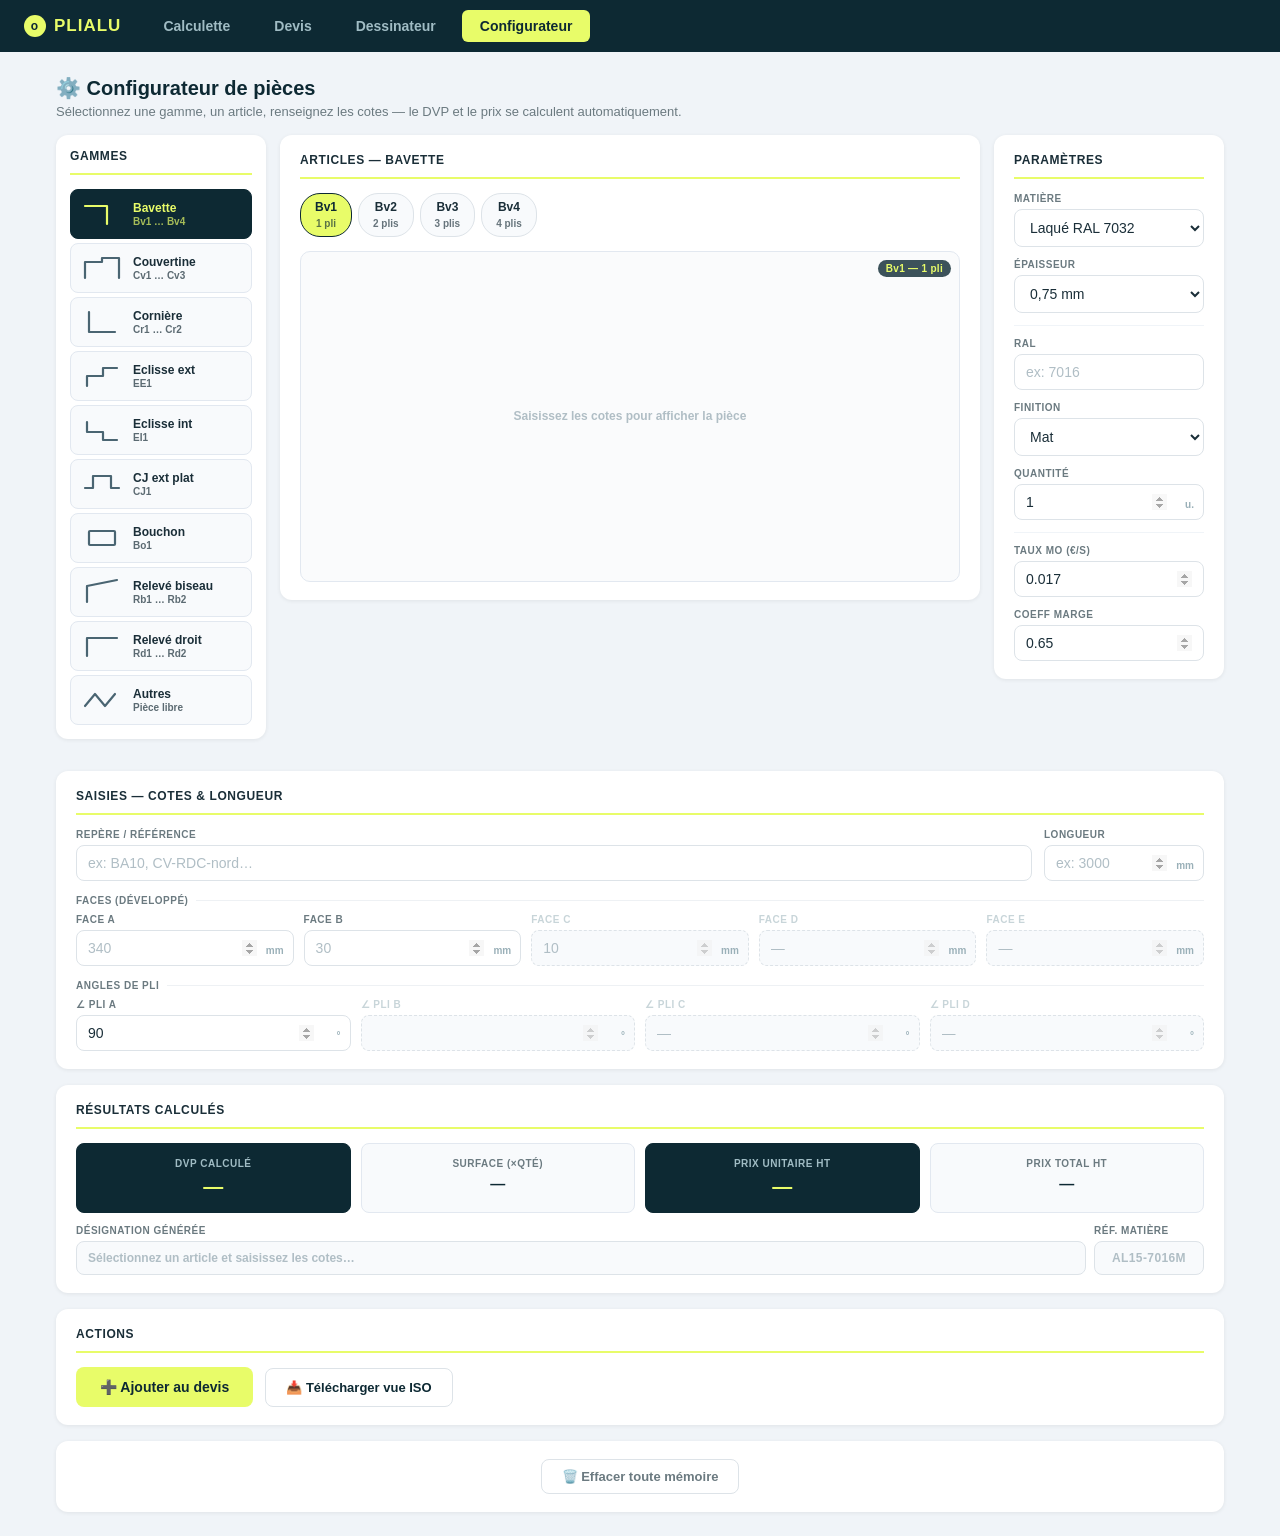
<file: configurateur.html>
<!DOCTYPE html>
<html lang="fr">
<head>
<meta charset="UTF-8">
<meta name="viewport" content="width=device-width,initial-scale=1">
<title>PLIALU — Configurateur</title>
<style>
/* ── RESET & BASE ── */
*{box-sizing:border-box;margin:0;padding:0}
body{font-family:'Segoe UI',sans-serif;background:#f0f4f8;color:#1a2e38;min-height:100vh}

/* ── NAV (identique calcul.html) ── */
.nav{background:#0d2933;padding:0 24px;display:flex;align-items:center;gap:8px;height:52px;position:sticky;top:0;z-index:100}
.nav-logo{color:#e8fc69;font-weight:800;font-size:17px;margin-right:16px;letter-spacing:1px;display:flex;align-items:center;gap:8px}
.nav-logo span{background:#e8fc69;color:#0d2933;border-radius:50%;width:22px;height:22px;display:inline-flex;align-items:center;justify-content:center;font-size:12px;font-weight:900}
.nav-btn{background:transparent;border:none;color:#a0bcc4;padding:8px 18px;border-radius:6px;cursor:pointer;font-size:14px;font-weight:600;transition:.2s;text-decoration:none;display:inline-flex;align-items:center}
.nav-btn:hover{color:#fff}
.nav-btn.active{background:#e8fc69;color:#0d2933}

/* ── PAGE ── */
.page{max-width:1200px;margin:24px auto;padding:0 16px}
.page-header{margin-bottom:16px}
.page-header h1{font-size:20px;font-weight:800;color:#0d2933}
.page-header p{font-size:13px;color:#6b7a80;margin-top:4px}

/* ── CARD ── */
.card{background:#fff;border-radius:12px;padding:18px 20px;margin-bottom:16px;box-shadow:0 1px 4px rgba(0,0,0,.07)}
.card-title{font-size:12px;font-weight:800;color:#1a2e38;text-transform:uppercase;letter-spacing:.6px;margin-bottom:14px;padding-bottom:10px;border-bottom:2px solid #e8fc69;display:flex;align-items:center;justify-content:space-between}

/* ── FORM BASE ── */
label{display:block;font-size:10px;font-weight:700;color:#6b7a80;text-transform:uppercase;letter-spacing:.5px;margin-bottom:5px}
input,select{width:100%;padding:9px 11px;border:1.5px solid #dde3e8;border-radius:8px;font-size:14px;background:#fff;color:#1a2e38;transition:border .2s;font-family:'Segoe UI',sans-serif}
input:focus,select:focus{outline:none;border-color:#0d2933}
input::placeholder{color:#b0bec5}
input[type=number]{-moz-appearance:textfield}
input[type=number]::-webkit-inner-spin-button{opacity:.5}

/* ── 3-PANNEAU LAYOUT ── */
.cfg-layout{display:grid;grid-template-columns:210px 1fr 230px;gap:14px;align-items:start;margin-bottom:16px}

/* ── PANNEAU GAMMES ── */
.gamme-list{display:flex;flex-direction:column;gap:4px}
.gamme-btn{display:flex;align-items:center;gap:10px;padding:8px 10px;border:1.5px solid #e2e8f0;border-radius:8px;cursor:pointer;background:#f8fafc;color:#1a2e38;font-size:13px;font-weight:600;text-align:left;transition:.15s;width:100%}
.gamme-btn:hover{border-color:#0d2933;background:#eef3f5}
.gamme-btn.active{background:#0d2933;border-color:#0d2933;color:#e8fc69}
.gamme-thumb{flex-shrink:0;width:42px;height:32px;display:flex;align-items:center;justify-content:center}
.gamme-thumb svg{overflow:visible}
.gamme-btn:not(.active) .gamme-thumb svg{stroke:#4a6572}
.gamme-btn.active .gamme-thumb svg{stroke:#e8fc69}
.gamme-label{flex:1;min-width:0}
.gamme-label strong{display:block;font-size:12px;font-weight:700}
.gamme-label span{display:block;font-size:10px;opacity:.7;margin-top:1px}

/* ── PANNEAU ARTICLES ── */
.panel-articles{display:flex;flex-direction:column;gap:0}
.article-tabs{display:flex;gap:6px;flex-wrap:wrap;margin-bottom:14px}
.article-btn{padding:6px 14px;border:1.5px solid #dde3e8;border-radius:20px;cursor:pointer;font-size:12px;font-weight:700;background:#f8fafc;color:#1a2e38;transition:.15s;text-align:center;line-height:1.3}
.article-btn:hover{border-color:#0d2933}
.article-btn.active{background:#e8fc69;border-color:#0d2933;color:#0d2933}
.article-btn small{display:block;font-size:10px;font-weight:600;opacity:.65;margin-top:1px}
.iso-wrap{position:relative;background:#fafbfc;border:1.5px solid #e2e8f0;border-radius:10px;overflow:hidden;flex:1;height:280px;display:flex;align-items:center;justify-content:center}
#isoCanvas{display:block;width:100%;height:100%}
.iso-placeholder{color:#b0bec5;font-size:12px;font-weight:600;text-align:center;pointer-events:none}
.iso-badge{position:absolute;top:8px;right:8px;background:rgba(13,41,51,.8);color:#e8fc69;font-size:10px;font-weight:700;padding:3px 8px;border-radius:10px;letter-spacing:.3px}

/* ── PANNEAU PARAMÈTRES ── */
.param-sep{height:1px;background:#f0f4f8;margin:12px 0}
.param-field{margin-bottom:12px}
.param-field:last-child{margin-bottom:0}

/* ── SAISIES ── */
.saisies-row{display:grid;grid-template-columns:1fr 160px;gap:12px;margin-bottom:14px}
.saisies-section{margin-bottom:14px}
.saisies-section-lbl{font-size:10px;font-weight:800;color:#6b7a80;text-transform:uppercase;letter-spacing:.5px;margin-bottom:8px;display:flex;align-items:center;gap:8px}
.saisies-section-lbl::after{content:'';flex:1;height:1px;background:#eef1f4}
.faces-grid{display:grid;grid-template-columns:repeat(5,1fr);gap:10px}
.angles-grid{display:grid;grid-template-columns:repeat(4,1fr);gap:10px}
/* Champ avec unité */
.field-unit{position:relative}
.field-unit input{padding-right:36px}
.field-unit .unit{position:absolute;right:10px;bottom:10px;font-size:10px;font-weight:700;color:#9ab0b8;pointer-events:none;font-family:'Segoe UI',sans-serif}
/* Champ désactivé (face/angle non applicable) */
.dim-off label{color:#c8d5d9}
.dim-off input{background:#f8fafc;color:#c8d5d9;border-style:dashed;cursor:not-allowed}

/* ── RÉSULTATS ── */
.result-grid{display:grid;grid-template-columns:repeat(4,1fr);gap:10px;margin-bottom:10px}
.result-box{background:#f8fafc;border-radius:8px;padding:14px;text-align:center;border:1.5px solid #e2e8f0}
.result-box .lbl{font-size:10px;font-weight:700;color:#6b7a80;text-transform:uppercase;letter-spacing:.5px;margin-bottom:6px}
.result-box .val{font-size:15px;font-weight:800;color:#0d2933}
.result-box.highlight{background:#0d2933;border-color:#0d2933}
.result-box.highlight .lbl{color:#a0bcc4}
.result-box.highlight .val{color:#e8fc69;font-size:20px}
.result-box.has-value{border-color:#cbff00;border-width:2px}

/* ── ACTIONS ── */
.actions-row{display:flex;align-items:center;gap:12px;flex-wrap:wrap}
.btn-primary{background:#e8fc69;color:#0d2933;border:none;border-radius:8px;padding:12px 24px;font-size:14px;font-weight:800;cursor:pointer;transition:.2s;display:inline-flex;align-items:center;gap:7px;font-family:'Segoe UI',sans-serif}
.btn-primary:hover{background:#d4f040;transform:translateY(-1px)}
.btn-secondary{background:#fff;color:#0d2933;border:1.5px solid #dde3e8;border-radius:8px;padding:11px 20px;font-size:13px;font-weight:700;cursor:pointer;transition:.2s;display:inline-flex;align-items:center;gap:7px;font-family:'Segoe UI',sans-serif}
.btn-secondary:hover{border-color:#0d2933}
.btn-reset{background:#fff;color:#6b7a80;border:1.5px solid #dde3e8;border-radius:8px;padding:9px 20px;font-size:13px;font-weight:600;cursor:pointer;transition:.2s;display:inline-flex;align-items:center;gap:7px;font-family:'Segoe UI',sans-serif}
.btn-reset:hover{border-color:#d9534f;color:#d9534f}
.msg-ok{background:#dcfce7;color:#166534;border-radius:8px;padding:10px 16px;font-size:13px;font-weight:600;display:none;align-items:center;gap:6px}

/* ── SAVE INDICATOR ── */
#save-indicator{position:fixed;bottom:20px;right:20px;background:rgba(13,41,51,.88);color:#e8fc69;padding:7px 16px;border-radius:20px;font-size:12px;font-weight:700;z-index:200;opacity:0;transition:opacity .35s;pointer-events:none;letter-spacing:.3px}

/* ── RESPONSIVE ── */
@media(max-width:900px){
  .cfg-layout{grid-template-columns:1fr 1fr;grid-template-rows:auto auto}
  .panel-gammes{grid-column:1/3;grid-row:2}
  .gamme-list{flex-direction:row;flex-wrap:wrap}
  .gamme-btn{width:auto;flex:1;min-width:110px}
  .panel-articles{grid-column:1/2;grid-row:1}
  .panel-params{grid-column:2/3;grid-row:1}
  .faces-grid{grid-template-columns:repeat(3,1fr)}
  .angles-grid{grid-template-columns:repeat(3,1fr)}
}
@media(max-width:600px){
  .cfg-layout{grid-template-columns:1fr}
  .panel-articles,.panel-params,.panel-gammes{grid-column:1;grid-row:auto}
  .saisies-row{grid-template-columns:1fr}
  .faces-grid,.angles-grid{grid-template-columns:repeat(2,1fr)}
  .result-grid{grid-template-columns:1fr 1fr}
}
</style>
</head>
<body>

<!-- ── NAV ── -->
<nav class="nav">
  <a href="index.html" style="text-decoration:none">
    <div class="nav-logo"><span>o</span> PLIALU</div>
  </a>
  <a class="nav-btn" href="calcul.html">Calculette</a>
  <a class="nav-btn" href="devis.html">Devis</a>
  <a class="nav-btn" href="dessinateur.html">Dessinateur</a>
  <a class="nav-btn active" href="configurateur.html">Configurateur</a>
</nav>

<div class="page">

  <div class="page-header">
    <h1>⚙️ Configurateur de pièces</h1>
    <p>Sélectionnez une gamme, un article, renseignez les cotes — le DVP et le prix se calculent automatiquement.</p>
  </div>

  <!-- ══════════════════════════════════════
       3 PANNEAUX
  ══════════════════════════════════════ -->
  <div class="cfg-layout">

    <!-- ── PANNEAU GAMMES ── -->
    <div class="card panel-gammes" style="padding:14px">
      <div class="card-title">Gammes</div>
      <div class="gamme-list" id="gammeList">

        <button class="gamme-btn active" data-gamme="bavette">
          <div class="gamme-thumb">
            <svg width="42" height="32" viewBox="0 0 42 32" fill="none" stroke-width="2.2" stroke-linecap="round" stroke-linejoin="round">
              <polyline points="4,8 26,8 26,26"/>
            </svg>
          </div>
          <div class="gamme-label"><strong>Bavette</strong><span>Bv1 … Bv4</span></div>
        </button>

        <button class="gamme-btn" data-gamme="couvertine">
          <div class="gamme-thumb">
            <svg width="42" height="32" viewBox="0 0 42 32" fill="none" stroke-width="2.2" stroke-linecap="round" stroke-linejoin="round">
              <polyline points="4,26 4,10 21,10 21,6 38,6 38,10 38,26"/>
            </svg>
          </div>
          <div class="gamme-label"><strong>Couvertine</strong><span>Cv1 … Cv3</span></div>
        </button>

        <button class="gamme-btn" data-gamme="corniere">
          <div class="gamme-thumb">
            <svg width="42" height="32" viewBox="0 0 42 32" fill="none" stroke-width="2.2" stroke-linecap="round" stroke-linejoin="round">
              <polyline points="8,6 8,26 34,26"/>
            </svg>
          </div>
          <div class="gamme-label"><strong>Cornière</strong><span>Cr1 … Cr2</span></div>
        </button>

        <button class="gamme-btn" data-gamme="eclisse_ext">
          <div class="gamme-thumb">
            <svg width="42" height="32" viewBox="0 0 42 32" fill="none" stroke-width="2.2" stroke-linecap="round" stroke-linejoin="round">
              <polyline points="6,26 6,16 22,16 22,8 36,8"/>
            </svg>
          </div>
          <div class="gamme-label"><strong>Eclisse ext</strong><span>EE1</span></div>
        </button>

        <button class="gamme-btn" data-gamme="eclisse_int">
          <div class="gamme-thumb">
            <svg width="42" height="32" viewBox="0 0 42 32" fill="none" stroke-width="2.2" stroke-linecap="round" stroke-linejoin="round">
              <polyline points="6,8 6,18 22,18 22,26 36,26"/>
            </svg>
          </div>
          <div class="gamme-label"><strong>Eclisse int</strong><span>EI1</span></div>
        </button>

        <button class="gamme-btn" data-gamme="couvre_joint">
          <div class="gamme-thumb">
            <svg width="42" height="32" viewBox="0 0 42 32" fill="none" stroke-width="2.2" stroke-linecap="round" stroke-linejoin="round">
              <polyline points="4,20 12,20 12,8 30,8 30,20 38,20"/>
            </svg>
          </div>
          <div class="gamme-label"><strong>CJ ext plat</strong><span>CJ1</span></div>
        </button>

        <button class="gamme-btn" data-gamme="bouchon">
          <div class="gamme-thumb">
            <svg width="42" height="32" viewBox="0 0 42 32" fill="none" stroke-width="2.2" stroke-linecap="round" stroke-linejoin="round">
              <rect x="8" y="9" width="26" height="14" rx="1"/>
            </svg>
          </div>
          <div class="gamme-label"><strong>Bouchon</strong><span>Bo1</span></div>
        </button>

        <button class="gamme-btn" data-gamme="releve_biseau">
          <div class="gamme-thumb">
            <svg width="42" height="32" viewBox="0 0 42 32" fill="none" stroke-width="2.2" stroke-linecap="round" stroke-linejoin="round">
              <polyline points="6,26 6,10 36,4"/>
            </svg>
          </div>
          <div class="gamme-label"><strong>Relevé biseau</strong><span>Rb1 … Rb2</span></div>
        </button>

        <button class="gamme-btn" data-gamme="releve_droit">
          <div class="gamme-thumb">
            <svg width="42" height="32" viewBox="0 0 42 32" fill="none" stroke-width="2.2" stroke-linecap="round" stroke-linejoin="round">
              <polyline points="6,26 6,8 36,8"/>
            </svg>
          </div>
          <div class="gamme-label"><strong>Relevé droit</strong><span>Rd1 … Rd2</span></div>
        </button>

        <button class="gamme-btn" data-gamme="autres">
          <div class="gamme-thumb">
            <svg width="42" height="32" viewBox="0 0 42 32" fill="none" stroke-width="2.2" stroke-linecap="round" stroke-linejoin="round">
              <polyline points="4,22 14,10 24,22 34,10"/>
            </svg>
          </div>
          <div class="gamme-label"><strong>Autres</strong><span>Pièce libre</span></div>
        </button>

      </div>
    </div>

    <!-- ── PANNEAU ARTICLES + VUE ISO ── -->
    <div class="card panel-articles">
      <div class="card-title">
        <span id="articlePanelTitle">Articles — Bavette</span>
      </div>

      <!-- Sélecteur d'article (pills) -->
      <div class="article-tabs" id="articleTabs">
        <button class="article-btn active" data-article="Bv1">Bv1<small>1 pli</small></button>
        <button class="article-btn" data-article="Bv2">Bv2<small>2 plis</small></button>
        <button class="article-btn" data-article="Bv3">Bv3<small>3 plis</small></button>
        <button class="article-btn" data-article="Bv4">Bv4<small>4 plis</small></button>
      </div>

      <!-- Vue isométrique canvas -->
      <div class="iso-wrap">
        <canvas id="isoCanvas"></canvas>
        <div class="iso-badge" id="isoBadge">Bv1 — 1 pli</div>
      </div>
    </div>

    <!-- ── PANNEAU PARAMÈTRES ── -->
    <div class="card panel-params">
      <div class="card-title">Paramètres</div>

      <div class="param-field">
        <label for="paramMatiere">Matière</label>
        <select id="paramMatiere">
          <option value="alu_laque">ALU Laqué</option>
          <option value="alu_brut">ALU Brut</option>
          <option value="alu_anodise">ALU Anodisé</option>
          <option value="ac_galva">AC Galvanisé</option>
          <option value="ac_laque">AC Laqué</option>
          <option value="inox_304">Inox 304</option>
          <option value="inox_316">Inox 316</option>
          <option value="autre">Autre</option>
        </select>
      </div>

      <div class="param-field">
        <label for="paramEpaisseur">Épaisseur</label>
        <select id="paramEpaisseur">
          <option value="0.6">0,6 mm</option>
          <option value="0.75" selected>0,75 mm</option>
          <option value="1.0">1,0 mm</option>
          <option value="1.2">1,2 mm</option>
          <option value="1.5">1,5 mm</option>
          <option value="2.0">2,0 mm</option>
        </select>
      </div>

      <div class="param-sep"></div>

      <div class="param-field">
        <label for="paramRal">RAL</label>
        <input type="text" id="paramRal" placeholder="ex: 7016">
      </div>

      <div class="param-field">
        <label for="paramFinition">Finition</label>
        <select id="paramFinition">
          <option value="M">Mat</option>
          <option value="B">Brillant</option>
          <option value="NF">Non fini</option>
          <option value="ANO">Anodisé</option>
          <option value="BRT">Brut</option>
        </select>
      </div>

      <div class="param-field">
        <label for="paramQte">Quantité</label>
        <div class="field-unit">
          <input type="number" id="paramQte" value="1" min="1" step="1">
          <span class="unit">u.</span>
        </div>
      </div>

      <div class="param-sep"></div>

      <div class="param-field">
        <label for="paramTauxMo">Taux MO (€/s)</label>
        <input type="number" id="paramTauxMo" value="0.017" step="0.001">
      </div>

      <div class="param-field">
        <label for="paramCoefMarge">Coeff marge</label>
        <input type="number" id="paramCoefMarge" value="0.65" step="0.01" min="0.1" max="1">
      </div>
    </div>

  </div><!-- /cfg-layout -->


  <!-- ══════════════════════════════════════
       SAISIES — Cotes et dimensions
  ══════════════════════════════════════ -->
  <div class="card">
    <div class="card-title">Saisies — Cotes &amp; Longueur</div>

    <!-- Repère + Longueur -->
    <div class="saisies-row">
      <div>
        <label for="saisieRepere">Repère / Référence</label>
        <input type="text" id="saisieRepere" placeholder="ex: BA10, CV-RDC-nord…">
      </div>
      <div>
        <label for="saisieLg">Longueur</label>
        <div class="field-unit">
          <input type="number" id="saisieLg" placeholder="ex: 3000" min="1">
          <span class="unit">mm</span>
        </div>
      </div>
    </div>

    <!-- Faces A B C D E -->
    <div class="saisies-section">
      <div class="saisies-section-lbl">Faces (développé)</div>
      <div class="faces-grid">

        <div class="field-unit" id="fieldA">
          <label for="saisieA">Face A</label>
          <input type="number" id="saisieA" placeholder="340" min="0">
          <span class="unit">mm</span>
        </div>

        <div class="field-unit" id="fieldB">
          <label for="saisieB">Face B</label>
          <input type="number" id="saisieB" placeholder="30" min="0">
          <span class="unit">mm</span>
        </div>

        <div class="field-unit" id="fieldC">
          <label for="saisieC">Face C</label>
          <input type="number" id="saisieC" placeholder="10" min="0">
          <span class="unit">mm</span>
        </div>

        <div class="field-unit dim-off" id="fieldD">
          <label for="saisieD">Face D</label>
          <input type="number" id="saisieD" placeholder="—" min="0" disabled>
          <span class="unit">mm</span>
        </div>

        <div class="field-unit dim-off" id="fieldE">
          <label for="saisieE">Face E</label>
          <input type="number" id="saisieE" placeholder="—" min="0" disabled>
          <span class="unit">mm</span>
        </div>

      </div>
    </div>

    <!-- Angles de pli -->
    <div class="saisies-section" style="margin-bottom:0">
      <div class="saisies-section-lbl">Angles de pli</div>
      <div class="angles-grid">

        <div class="field-unit" id="fieldPliA">
          <label for="saisiePliA">∠ pli A</label>
          <input type="number" id="saisiePliA" value="90" min="1" max="179">
          <span class="unit">°</span>
        </div>

        <div class="field-unit" id="fieldPliB">
          <label for="saisiePliB">∠ pli B</label>
          <input type="number" id="saisiePliB" value="90" min="1" max="179">
          <span class="unit">°</span>
        </div>

        <div class="field-unit dim-off" id="fieldPliC">
          <label for="saisiePliC">∠ pli C</label>
          <input type="number" id="saisiePliC" placeholder="—" min="1" max="179" disabled>
          <span class="unit">°</span>
        </div>

        <div class="field-unit dim-off" id="fieldPliD">
          <label for="saisiePliD">∠ pli D</label>
          <input type="number" id="saisiePliD" placeholder="—" min="1" max="179" disabled>
          <span class="unit">°</span>
        </div>

      </div>
    </div>
  </div>

  <!-- ══════════════════════════════════════
       RÉSULTATS
  ══════════════════════════════════════ -->
  <div class="card">
    <div class="card-title">Résultats calculés</div>
    <div class="result-grid">

      <div class="result-box highlight">
        <div class="lbl">DVP calculé</div>
        <div class="val" id="resDvp">—</div>
      </div>

      <div class="result-box">
        <div class="lbl">Surface (×qté)</div>
        <div class="val" id="resSurface">—</div>
      </div>

      <div class="result-box highlight">
        <div class="lbl">Prix unitaire HT</div>
        <div class="val" id="resPrixUnit">—</div>
      </div>

      <div class="result-box">
        <div class="lbl">Prix total HT</div>
        <div class="val" id="resPrixTotal">—</div>
      </div>

    </div>

    <div style="margin-top:12px;display:grid;grid-template-columns:1fr auto;gap:8px;align-items:end">
      <div>
        <label for="result-designation">Désignation générée</label>
        <input type="text" id="result-designation" readonly placeholder="Sélectionnez un article et saisissez les cotes…"
               style="background:#f8fafc;font-size:12px;font-weight:600;color:#1a2e38">
      </div>
      <div>
        <label for="result-ref-mat">Réf. matière</label>
        <input type="text" id="result-ref-mat" readonly placeholder="AL15-7016M"
               style="background:#f8fafc;font-size:12px;font-weight:700;color:#0d2933;letter-spacing:.4px;width:110px;text-align:center">
      </div>
    </div>
  </div>

  <!-- ══════════════════════════════════════
       ACTIONS
  ══════════════════════════════════════ -->
  <div class="card">
    <div class="card-title">Actions</div>
    <div class="actions-row">
      <button class="btn-primary" id="btnAjouterDevis">➕ Ajouter au devis</button>
      <button class="btn-secondary" id="btnTelechargerPng">📥 Télécharger vue ISO</button>
      <div class="msg-ok" id="msgOk">✅ Ajouté au devis !</div>
    </div>
  </div>

  <!-- ── RESET ── -->
  <div class="card" style="text-align:center">
    <button class="btn-reset" id="btnResetMemoire">🗑️ Effacer toute mémoire</button>
  </div>

</div><!-- /page -->

<div id="save-indicator"></div>

<script>
(() => {
// ══════════════════════════════════════════
// DONNÉES MÉTIER
// ══════════════════════════════════════════
const GAMMES = {
  bavette:   { label:'Bavette',    articles:{
    Bv1:{ plis:1, faces:['A','B'],               angles:['pliA'] },
    Bv2:{ plis:2, faces:['A','B','C'],            angles:['pliA','pliB'] },
    Bv3:{ plis:3, faces:['A','B','C','D'],        angles:['pliA','pliB','pliC'] },
    Bv4:{ plis:4, faces:['A','B','C','D','E'],    angles:['pliA','pliB','pliC','pliD'] }
  }},
  couvertine:{ label:'Couvertine', articles:{
    Cv1:{ plis:2, faces:['A','B','C'],            angles:['pliA','pliB'] },
    Cv2:{ plis:3, faces:['A','B','C','D'],        angles:['pliA','pliB','pliC'] },
    Cv3:{ plis:4, faces:['A','B','C','D','E'],    angles:['pliA','pliB','pliC','pliD'] }
  }},
  corniere:  { label:'Cornière',   articles:{
    Co1:{ plis:1, faces:['A','B'],               angles:['pliA'] },
    Co2:{ plis:2, faces:['A','B','C'],            angles:['pliA','pliB'] }
  }},
  eclisse_ext:   { label:'Eclisse ext',    articles:{
    EE1:{ plis:1, faces:['A','B'],               angles:['pliA'] }
  }},
  eclisse_int:   { label:'Eclisse int',    articles:{
    EI1:{ plis:1, faces:['A','B'],               angles:['pliA'] }
  }},
  couvre_joint:  { label:'CJ ext plat',   articles:{
    CJ1:{ plis:2, faces:['A','B','C'],            angles:['pliA','pliB'] }
  }},
  bouchon:       { label:'Bouchon',       articles:{
    Bo1:{ plis:0, faces:['A','B'],               angles:[] }
  }},
  releve_biseau: { label:'Relevé biseau', articles:{
    Rb1:{ plis:1, faces:['A','B'],               angles:['pliA'] },
    Rb2:{ plis:2, faces:['A','B','C'],            angles:['pliA','pliB'] }
  }},
  releve_droit:  { label:'Relevé droit',  articles:{
    Rd1:{ plis:1, faces:['A','B'],               angles:['pliA'] },
    Rd2:{ plis:2, faces:['A','B','C'],            angles:['pliA','pliB'] }
  }},
  autres:    { label:'Autres',     articles:{
    Au1:{ plis:1, faces:['A','B'],               angles:['pliA'] },
    Au2:{ plis:2, faces:['A','B','C'],            angles:['pliA','pliB'] },
    Au3:{ plis:3, faces:['A','B','C','D'],        angles:['pliA','pliB','pliC'] },
    Au4:{ plis:4, faces:['A','B','C','D','E'],    angles:['pliA','pliB','pliC','pliD'] }
  }}
};

const MATIERES = {
  'AC75-7032': { label:'Laqué RAL 7032',   tarifM2:18.50 },
  'AC75-9010': { label:'Laqué RAL 9010',   tarifM2:18.50 },
  'AC75-7016': { label:'Laqué RAL 7016',   tarifM2:18.50 },
  'AC75-9006': { label:'Laqué RAL 9006',   tarifM2:18.50 },
  'AC75-AUTRE':{ label:'Laqué autre RAL',  tarifM2:19.00 },
  'ALU-BRUT':  { label:'Aluminium brut',   tarifM2:14.00 },
  'ALU-ANOD':  { label:'Aluminium anodisé',tarifM2:22.00 },
  'INOX-304':  { label:'Inox 304',         tarifM2:32.00 },
  'AUTRE':     { label:'Autre matière',    tarifM2: 0    }
};

const EPAISSEURS = {
  '0.6':  { label:'0,6 mm',  mm:0.6,  coeff:0.85 },
  '0.75': { label:'0,75 mm', mm:0.75, coeff:1.00 },
  '1.0':  { label:'1,0 mm',  mm:1.0,  coeff:1.15 },
  '1.2':  { label:'1,2 mm',  mm:1.2,  coeff:1.25 },
  '1.5':  { label:'1,5 mm',  mm:1.5,  coeff:1.40 },
  '2.0':  { label:'2,0 mm',  mm:2.0,  coeff:1.65 }
};

const GAMME_ABBREV = {
  bavette:       'Bv',
  couvertine:    'C',
  corniere:      'Co',
  eclisse_ext:   'EclExt',
  eclisse_int:   'EclInt',
  couvre_joint:  'CJEXTplat',
  bouchon:       'Bouch',
  releve_biseau: 'Rbiseau',
  releve_droit:  'Relevé',
  autres:        ''
};

const EP_REF = {
  '0.6':'06', '0.75':'075', '1.0':'10', '1.2':'12', '1.5':'15', '2.0':'20'
};

// ══════════════════════════════════════════
// ÉTAT
// ══════════════════════════════════════════
let activeGamme   = 'bavette';
let activeArticle = 'Bv1';
const SESSION_KEY = 'plialu-configurateur-session';

// ══════════════════════════════════════════
// INIT SELECTS depuis les données
// ══════════════════════════════════════════
function initSelects() {
  document.getElementById('paramMatiere').innerHTML =
    Object.entries(MATIERES).map(([k,v]) =>
      `<option value="${k}">${v.label}</option>`).join('');
  document.getElementById('paramEpaisseur').innerHTML =
    Object.entries(EPAISSEURS).map(([k,v]) =>
      `<option value="${k}"${k==='0.75'?' selected':''}>${v.label}</option>`).join('');
}

// ══════════════════════════════════════════
// MISE À JOUR DU PANNEAU ARTICLES
// ══════════════════════════════════════════
function updateArticleTabs(gammeKey) {
  const g = GAMMES[gammeKey];
  document.getElementById('articlePanelTitle').textContent = 'Articles — ' + g.label;
  document.getElementById('articleTabs').innerHTML =
    Object.entries(g.articles).map(([k,a]) =>
      `<button class="article-btn" data-article="${k}">${k}<small>${a.plis} pli${a.plis>1?'s':''}</small></button>`
    ).join('');
  document.querySelectorAll('.article-btn').forEach(btn =>
    btn.addEventListener('click', () => selectArticle(btn.dataset.article))
  );
}

// ══════════════════════════════════════════
// ACTIVATION / DÉSACTIVATION DES CHAMPS
// ══════════════════════════════════════════
function updateFields(articleKey) {
  const art = GAMMES[activeGamme].articles[articleKey];
  ['A','B','C','D','E'].forEach(f => {
    const on  = art.faces.includes(f);
    const wrap = document.getElementById('field' + f);
    const inp  = document.getElementById('saisie' + f);
    wrap.classList.toggle('dim-off', !on);
    inp.disabled = !on;
    if (!on) inp.value = '';
  });
  ['pliA','pliB','pliC','pliD'].forEach(a => {
    const on   = art.angles.includes(a);
    const key  = a[0].toUpperCase() + a.slice(1); // pliA → PliA
    const wrap = document.getElementById('field' + key);
    const inp  = document.getElementById('saisie' + key);
    wrap.classList.toggle('dim-off', !on);
    inp.disabled = !on;
    if (!on) inp.value = '';
    else if (!inp.value) inp.value = '90';
  });
  document.getElementById('isoBadge').textContent =
    articleKey + ' — ' + art.plis + ' pli' + (art.plis>1?'s':'');
}

// ══════════════════════════════════════════
// APPLY STATE — synchronise le DOM avec l'état
// ══════════════════════════════════════════
function applyState() {
  document.querySelectorAll('.gamme-btn').forEach(b =>
    b.classList.toggle('active', b.dataset.gamme === activeGamme));
  updateArticleTabs(activeGamme);
  updateFields(activeArticle);
  document.querySelectorAll('.article-btn').forEach(b =>
    b.classList.toggle('active', b.dataset.article === activeArticle));
  drawIso();
  calculeResultats();
}

// ══════════════════════════════════════════
// SÉLECTIONS
// ══════════════════════════════════════════
function selectGamme(key) {
  if (!GAMMES[key]) return;
  activeGamme   = key;
  activeArticle = Object.keys(GAMMES[key].articles)[0];
  applyState();
  saveSession();
}

function selectArticle(key) {
  if (!GAMMES[activeGamme].articles[key]) return;
  activeArticle = key;
  updateFields(key);
  document.querySelectorAll('.article-btn').forEach(b =>
    b.classList.toggle('active', b.dataset.article === key));
  saveSession();
}

// Gamme buttons (HTML statique)
document.querySelectorAll('.gamme-btn').forEach(btn =>
  btn.addEventListener('click', () => selectGamme(btn.dataset.gamme))
);

// ══════════════════════════════════════════
// SAVE / LOAD LOCALSTORAGE
// ══════════════════════════════════════════
function saveSession() {
  try {
    localStorage.setItem(SESSION_KEY, JSON.stringify({
      gamme: activeGamme, article: activeArticle,
      matiere:    document.getElementById('paramMatiere').value,
      epaisseur:  document.getElementById('paramEpaisseur').value,
      ral:        document.getElementById('paramRal').value,
      finition:   document.getElementById('paramFinition').value,
      qte:        document.getElementById('paramQte').value,
      tauxMo:     document.getElementById('paramTauxMo').value,
      coefMarge:  document.getElementById('paramCoefMarge').value,
      repere:     document.getElementById('saisieRepere').value,
      lg:         document.getElementById('saisieLg').value,
      A:  document.getElementById('saisieA').value,
      B:  document.getElementById('saisieB').value,
      C:  document.getElementById('saisieC').value,
      D:  document.getElementById('saisieD').value,
      E:  document.getElementById('saisieE').value,
      pliA: document.getElementById('saisiePliA').value,
      pliB: document.getElementById('saisiePliB').value,
      pliC: document.getElementById('saisiePliC').value,
      pliD: document.getElementById('saisiePliD').value
    }));
    showSaveIndicator();
  } catch(e) {}
}

function loadSession() {
  let s;
  try { s = JSON.parse(localStorage.getItem(SESSION_KEY)); } catch(e) {}
  if (!s) return;
  if (s.gamme   && GAMMES[s.gamme])                       activeGamme   = s.gamme;
  if (s.article && GAMMES[activeGamme].articles[s.article]) activeArticle = s.article;
  applyState();
  // Restaurer les valeurs (seulement sur les champs actifs)
  const vals = {
    paramMatiere:s.matiere, paramEpaisseur:s.epaisseur,
    paramRal:s.ral, paramFinition:s.finition, paramQte:s.qte,
    paramTauxMo:s.tauxMo, paramCoefMarge:s.coefMarge,
    saisieRepere:s.repere, saisieLg:s.lg,
    saisieA:s.A, saisieB:s.B, saisieC:s.C, saisieD:s.D, saisieE:s.E,
    saisiePliA:s.pliA, saisiePliB:s.pliB, saisiePliC:s.pliC, saisiePliD:s.pliD
  };
  Object.entries(vals).forEach(([id, val]) => {
    if (val == null || val === '') return;
    const el = document.getElementById(id);
    if (el && !el.disabled) el.value = val;
  });
}

// Auto-save + redraw + calcul sur tout input / change
document.querySelectorAll('input, select').forEach(el => {
  el.addEventListener('input',  () => { saveSession(); drawIso(); calculeResultats(); });
  el.addEventListener('change', () => { saveSession(); drawIso(); calculeResultats(); });
});

// Redraw au resize (recalcule la taille du canvas)
window.addEventListener('resize', drawIso);

// ══════════════════════════════════════════
// RESET
// ══════════════════════════════════════════
document.getElementById('btnResetMemoire').addEventListener('click', () => {
  if (!confirm('Effacer toute la mémoire du projet ?')) return;
  [SESSION_KEY,'plialu_project_data','plialu-devis','plialu-devis-dessins']
    .forEach(k => localStorage.removeItem(k));
  location.reload();
});

// ══════════════════════════════════════════
// INDICATEUR DE SAUVEGARDE
// ══════════════════════════════════════════
function showSaveIndicator() {
  const el = document.getElementById('save-indicator');
  if (!el) return;
  el.textContent = '💾 Sauvegardé';
  el.style.opacity = '1';
  clearTimeout(el._t);
  el._t = setTimeout(() => { el.style.opacity = '0'; }, 1800);
}

// ══════════════════════════════════════════
// CALCULS DVP + PRIX
// ══════════════════════════════════════════
let _calcTimer = null;
function calculeResultats() {
  clearTimeout(_calcTimer);
  _calcTimer = setTimeout(_doCalculer, 150);
}

function _doCalculer() {
  const art       = GAMMES[activeGamme].articles[activeArticle];
  const faceVals  = art.faces.map(f =>
    parseFloat(document.getElementById('saisie' + f).value) || 0);
  const angleVals = art.angles.map(a => {
    const key = a[0].toUpperCase() + a.slice(1);
    return parseFloat(document.getElementById('saisie' + key).value) || 90;
  });
  const Lg        = parseFloat(document.getElementById('saisieLg').value)       || 0;
  const epKey     = document.getElementById('paramEpaisseur').value;
  const matKey    = document.getElementById('paramMatiere').value;
  const qte       = Math.max(1, parseInt(document.getElementById('paramQte').value) || 1);
  const coefMarge = parseFloat(document.getElementById('paramCoefMarge').value)  || 0.65;

  const ep  = EPAISSEURS[epKey] || { mm:0.75, coeff:1.0 };
  const mat = MATIERES[matKey]  || { tarifM2:0, label:'?' };

  const elDvp  = document.getElementById('resDvp');
  const elSurf = document.getElementById('resSurface');
  const elPU   = document.getElementById('resPrixUnit');
  const elPT   = document.getElementById('resPrixTotal');
  const elDesg = document.getElementById('result-designation');
  const boxes  = [elDvp, elSurf, elPU, elPT]
    .map(el => el && el.closest('.result-box')).filter(Boolean);

  // ── Reset helpers ──
  const reset = () => {
    [elDvp, elSurf, elPU, elPT].forEach(el => { if (el) el.textContent = '—'; });
    boxes.forEach(b => b.classList.remove('has-value'));
    if (elDesg) elDesg.value = '';
  };

  const DVPsum = faceVals.reduce((s, v) => s + v, 0);
  if (DVPsum === 0 || Lg === 0) { reset(); return; }

  // ── DVP = somme faces − pertes aux plis ──
  // perte_par_pli = ép_mm × (angle / 90) × 0.4
  const pertes = angleVals.reduce((s, a) => s + ep.mm * (a / 90) * 0.4, 0);
  const DVP    = Math.max(0, DVPsum - pertes);

  // ── Surface (m²) ──
  const surf = (DVP / 1000) * (Lg / 1000);

  // ── Prix unitaire HT ──
  // Formule cohérente avec calcul.html : PV = coût / coeff_marge
  // coût = surface × tarif × coeff_épaisseur
  const coutBrut = surf * mat.tarifM2 * ep.coeff;
  const prixUnit = coefMarge > 0 ? coutBrut / coefMarge : coutBrut;
  const prixTot  = prixUnit * qte;

  // ── Référence matière : AL{ep}-{RAL}{finition} ──
  const finition = document.getElementById('paramFinition').value;
  const ralRaw   = document.getElementById('paramRal').value.trim();
  const ralClean = ralRaw.replace(/^RAL\s*/i, '').replace(/\s+/g, '').toUpperCase() || 'BR';
  const refMat   = `AL${EP_REF[epKey] || epKey}-${ralClean}${finition}`;

  // ── Référence pièce : abbrev + face max active ──
  const abbrev   = GAMME_ABBREV[activeGamme] || '';
  const maxFace  = faceVals.filter(v => v > 0).reduce((m, v) => Math.max(m, v), 0);
  const refPiece = maxFace > 0 ? `${abbrev}${maxFace}` : abbrev;

  // ── Désignation auto ──
  const facesStr = art.faces
    .map((f, i) => faceVals[i] > 0 ? faceVals[i] : null)
    .filter(v => v !== null).join('+');
  const desig = facesStr
    ? `${GAMMES[activeGamme].label} ${refPiece} - ${refMat} - ${facesStr} - Lg ${Lg}mm`
    : '';

  // ── Affichage ──
  if (elDvp)  elDvp.textContent  = DVP.toFixed(1) + ' mm';
  if (elSurf) elSurf.textContent = surf.toFixed(4) + ' m²';
  if (elPU)   elPU.textContent   = prixUnit.toFixed(2) + ' €';
  if (elPT)   elPT.textContent   = prixTot.toFixed(2) + ' €';
  boxes.forEach(b => b.classList.add('has-value'));
  if (elDesg) elDesg.value = desig;
  const elRefMat = document.getElementById('result-ref-mat');
  if (elRefMat) elRefMat.value = refMat;
  const repEl = document.getElementById('saisieRepere');
  if (repEl && !repEl.value) repEl.placeholder = refPiece || 'ex: BA10';
}

// ══════════════════════════════════════════
// VUE ISOMÉTRIQUE — canvas
// ══════════════════════════════════════════
let _isoTimer = null;
function drawIso() {
  clearTimeout(_isoTimer);
  _isoTimer = setTimeout(_renderIso, 150);
}

function _renderIso() {
  const canvas = document.getElementById('isoCanvas');
  if (!canvas) return;
  const ctx  = canvas.getContext('2d');
  const wrap = canvas.parentElement;
  const W    = wrap.clientWidth  || 600;
  const H    = wrap.clientHeight || 280;
  const dpr  = window.devicePixelRatio || 1;
  canvas.width  = W * dpr;
  canvas.height = H * dpr;
  canvas.style.width  = W + 'px';
  canvas.style.height = H + 'px';
  ctx.setTransform(dpr, 0, 0, dpr, 0, 0);

  ctx.clearRect(0, 0, W, H);

  const art      = GAMMES[activeGamme].articles[activeArticle];
  const faceVals = art.faces.map(f =>
    parseFloat(document.getElementById('saisie' + f).value) || 0);
  const angleVals = art.angles.map(a => {
    const key = a[0].toUpperCase() + a.slice(1);
    return parseFloat(document.getElementById('saisie' + key).value) || 90;
  });
  const Lg  = parseFloat(document.getElementById('saisieLg').value) || 0;
  const DVP = faceVals.reduce((s, v) => s + v, 0);

  if (DVP === 0) {
    ctx.fillStyle = '#b0bec5';
    ctx.font = '600 12px "Segoe UI",sans-serif';
    ctx.textAlign = 'center'; ctx.textBaseline = 'middle';
    ctx.fillText('Saisissez les cotes pour afficher la pièce', W / 2, H / 2);
    return;
  }

  // ── 1. Profil 2D en mm ──
  // direction 180° = vers la gauche (dx=-1), comme la référence métier
  // Tourner de -(180-angle) après chaque face : pli 90° = virage 90° vers le bas
  let dirDeg = 180;
  const profile = [{ x: 0, y: 0 }];
  for (let i = 0; i < faceVals.length; i++) {
    const rad  = dirDeg * Math.PI / 180;
    const prev = profile[profile.length - 1];
    profile.push({ x: prev.x + Math.cos(rad) * faceVals[i],
                   y: prev.y + Math.sin(rad) * faceVals[i] });
    if (i < angleVals.length) dirDeg -= (180 - angleVals[i]);
  }

  // ── 2. Projection isométrique ──
  // screenX = (px - z) * cos30
  // screenY = py + (px + z) * sin30
  // px/py = coordonnées profil (y+ = bas), z = profondeur extrusion
  const c30 = Math.cos(Math.PI / 6);   // ≈ 0.866
  const s30 = Math.sin(Math.PI / 6);   // 0.5
  const toIso = (px, py, z = 0) => ({
    x: (px - z) * c30,
    y:  py + (px + z) * s30
  });

  // Lg visuel capé pour que le profil reste lisible (Lg souvent >> DVP)
  const LgVis = Lg > 0 ? Math.min(Lg, DVP * 2.5) : DVP * 1.5;

  // ── 3. Bounding box en coordonnées iso brutes (scale=1) → fitScale ──
  const rawPts = [];
  profile.forEach(p => {
    rawPts.push(toIso(p.x, p.y, 0));
    rawPts.push(toIso(p.x, p.y, LgVis));
  });
  const rxs = rawPts.map(p => p.x), rys = rawPts.map(p => p.y);
  const bx0 = Math.min(...rxs), bx1 = Math.max(...rxs);
  const by0 = Math.min(...rys), by1 = Math.max(...rys);
  const bw = bx1 - bx0 || 1, bh = by1 - by0 || 1;
  const PAD = 52;
  const sc  = Math.min((W - PAD * 2) / bw, (H - PAD * 2) / bh);
  const ox  = W / 2 - (bx0 + bw / 2) * sc;
  const oy  = H / 2 - (by0 + bh / 2) * sc;

  const toScreen = (px, py, z = 0) => {
    const p = toIso(px, py, z);
    return { x: p.x * sc + ox, y: p.y * sc + oy };
  };

  // Centroïde en coordonnées écran (sert à orienter les normales des labels)
  const cent = toScreen(
    profile.reduce((s, p) => s + p.x, 0) / profile.length,
    profile.reduce((s, p) => s + p.y, 0) / profile.length, 0);

  // ── 4. Quads extrudés (une face par segment) ──
  for (let i = 0; i < faceVals.length; i++) {
    if (faceVals[i] === 0) continue;
    const a = toScreen(profile[i].x,   profile[i].y,   0);
    const b = toScreen(profile[i+1].x, profile[i+1].y, 0);
    const c = toScreen(profile[i+1].x, profile[i+1].y, LgVis);
    const d = toScreen(profile[i].x,   profile[i].y,   LgVis);
    // Face "horizontale" (dy ≤ dx) → rose pâle ; verticale → rose soutenu
    const horiz = Math.abs(profile[i+1].y - profile[i].y) <=
                  Math.abs(profile[i+1].x - profile[i].x);
    ctx.beginPath();
    ctx.moveTo(a.x, a.y); ctx.lineTo(b.x, b.y);
    ctx.lineTo(c.x, c.y); ctx.lineTo(d.x, d.y);
    ctx.closePath();
    ctx.fillStyle = horiz ? 'rgba(255,182,220,0.5)' : 'rgba(220,150,190,0.4)';
    ctx.fill();
    ctx.strokeStyle = '#333'; ctx.lineWidth = 1.2; ctx.stroke();
  }

  // ── 5. Profil arrière (z=LgVis) puis profil avant (z=0) ──
  const strokeProfil = (z, lw, col) => {
    ctx.beginPath();
    const s0 = toScreen(profile[0].x, profile[0].y, z);
    ctx.moveTo(s0.x, s0.y);
    for (let i = 1; i < profile.length; i++) {
      const p = toScreen(profile[i].x, profile[i].y, z);
      ctx.lineTo(p.x, p.y);
    }
    ctx.strokeStyle = col; ctx.lineWidth = lw; ctx.stroke();
  };
  strokeProfil(LgVis, 1,   '#888');  // arrière
  strokeProfil(0,     2,   '#111');  // avant

  // ── 6. Labels des faces (A, B, C…) en magenta ──
  ctx.textAlign = 'center'; ctx.textBaseline = 'middle';
  art.faces.forEach((face, i) => {
    if (faceVals[i] === 0) return;
    const mid = toScreen(
      (profile[i].x + profile[i+1].x) / 2,
      (profile[i].y + profile[i+1].y) / 2, 0);
    // Normale perpendiculaire au segment (espace écran), orientée vers l'extérieur
    const sa = toScreen(profile[i].x, profile[i].y, 0);
    const sb = toScreen(profile[i+1].x, profile[i+1].y, 0);
    const sdx = sb.x - sa.x, sdy = sb.y - sa.y;
    const slen = Math.hypot(sdx, sdy) || 1;
    let nx = -sdy / slen, ny = sdx / slen;
    if ((cent.x - mid.x) * nx + (cent.y - mid.y) * ny > 0) { nx = -nx; ny = -ny; }
    const lx = mid.x + nx * 18, ly = mid.y + ny * 18;
    ctx.font = 'bold 11px "Segoe UI",sans-serif';
    ctx.fillStyle = '#e60090';
    ctx.fillText(face, lx, ly);
    if (faceVals[i] >= 5) {
      ctx.font = '9px "Segoe UI",sans-serif';
      ctx.fillStyle = '#b3006e';
      ctx.fillText(faceVals[i] + ' mm', lx, ly + 13);
    }
  });

  // ── 7. Labels angles (pliA, pliB…) en rouge ──
  art.angles.forEach((angle, i) => {
    const p = toScreen(profile[i + 1].x, profile[i + 1].y, 0);
    ctx.font = 'bold 10px "Segoe UI",sans-serif';
    ctx.fillStyle = '#cc0000';
    ctx.textAlign = 'left'; ctx.textBaseline = 'middle';
    ctx.fillText(angleVals[i] + '°', p.x + 6, p.y - 9);
  });

  // ── 8. Label Lg en magenta sur l'arête de longueur ──
  if (Lg > 0) {
    const pa = toScreen(profile[0].x, profile[0].y, 0);
    const pb = toScreen(profile[0].x, profile[0].y, LgVis);
    ctx.font = 'bold 10px "Segoe UI",sans-serif';
    ctx.fillStyle = '#e60090';
    ctx.textAlign = 'center'; ctx.textBaseline = 'bottom';
    ctx.fillText('Lg = ' + Lg + ' mm', (pa.x + pb.x) / 2, Math.min(pa.y, pb.y) - 4);
  }
}

// ══════════════════════════════════════════
// AJOUTER AU DEVIS
// ══════════════════════════════════════════
function _getMatiereCode(matKey) {
  if (matKey.startsWith('INOX')) return 'IN';
  if (matKey.startsWith('ALU'))  return 'ALU';
  if (matKey.startsWith('AC'))   return 'ALU'; // laqué alu
  return '';
}

document.getElementById('btnAjouterDevis').addEventListener('click', () => {
  // Force le calcul immédiat (contourne le debounce de 150ms)
  clearTimeout(_calcTimer);
  _doCalculer();

  const desig  = (document.getElementById('result-designation') || {}).value || '';
  const dvpTxt = (document.getElementById('resDvp') || {}).textContent || '—';
  if (!desig || dvpTxt === '—') {
    alert('Saisissez les cotes et la longueur avant d\'ajouter au devis.');
    return;
  }

  const dvp    = parseFloat(dvpTxt)  || 0;
  const puTxt  = (document.getElementById('resPrixUnit') || {}).textContent || '0';
  const prixUn = parseFloat(puTxt)   || 0;
  const Lg     = parseFloat(document.getElementById('saisieLg').value)    || 0;
  const qte    = Math.max(1, parseInt(document.getElementById('paramQte').value) || 1);
  const matKey = document.getElementById('paramMatiere').value;
  const epKey  = document.getElementById('paramEpaisseur').value;
  const ral    = document.getElementById('paramRal').value.trim();

  // Force rendu ISO immédiat pour avoir l'image à jour
  clearTimeout(_isoTimer);
  _renderIso();
  const canvas      = document.getElementById('isoCanvas');
  const canvasImage = (canvas && dvp > 0) ? canvas.toDataURL('image/png') : null;

  const ligne = {
    id:          Date.now(),
    designation: desig,
    matiere:     _getMatiereCode(matKey),
    ral:         ral,
    ep:          (EPAISSEURS[epKey] || {}).label || epKey,
    dvp:         dvp,
    lg:          Lg,
    qte:         qte,
    puHT:        prixUn,
    canvasImage: canvasImage
  };

  try {
    const stock = JSON.parse(localStorage.getItem('plialu-devis') || '[]');
    stock.push(ligne);
    localStorage.setItem('plialu-devis', JSON.stringify(stock));
  } catch(e) {
    alert('Erreur lors de l\'ajout au devis (localStorage plein ?).');
    return;
  }

  const msg = document.getElementById('msgOk');
  if (msg) {
    msg.style.display = 'block';
    clearTimeout(msg._t);
    msg._t = setTimeout(() => { msg.style.display = 'none'; }, 2500);
  }
});

// ══════════════════════════════════════════
// TÉLÉCHARGER VUE ISO (PNG)
// ══════════════════════════════════════════
document.getElementById('btnTelechargerPng').addEventListener('click', () => {
  clearTimeout(_isoTimer);
  _renderIso();

  const dvpTxt = (document.getElementById('resDvp') || {}).textContent || '—';
  if (dvpTxt === '—') {
    alert('Saisissez les cotes pour générer la vue isométrique.');
    return;
  }

  const canvas = document.getElementById('isoCanvas');
  if (!canvas) return;

  const desig    = (document.getElementById('result-designation') || {}).value || 'piece';
  const safeName = desig.replace(/[^a-z0-9]+/gi, '_').slice(0, 50);
  const a        = document.createElement('a');
  a.href         = canvas.toDataURL('image/png');
  a.download     = 'ISO_' + safeName + '.png';
  a.click();
});

// ══════════════════════════════════════════
// INIT
// ══════════════════════════════════════════
initSelects();   // 1. peupler les <select> depuis les données
applyState();    // 2. état par défaut (bavette / Bv1)
loadSession();   // 3. écraser avec session sauvegardée si elle existe

})();
</script>

</body>
</html>
</file>
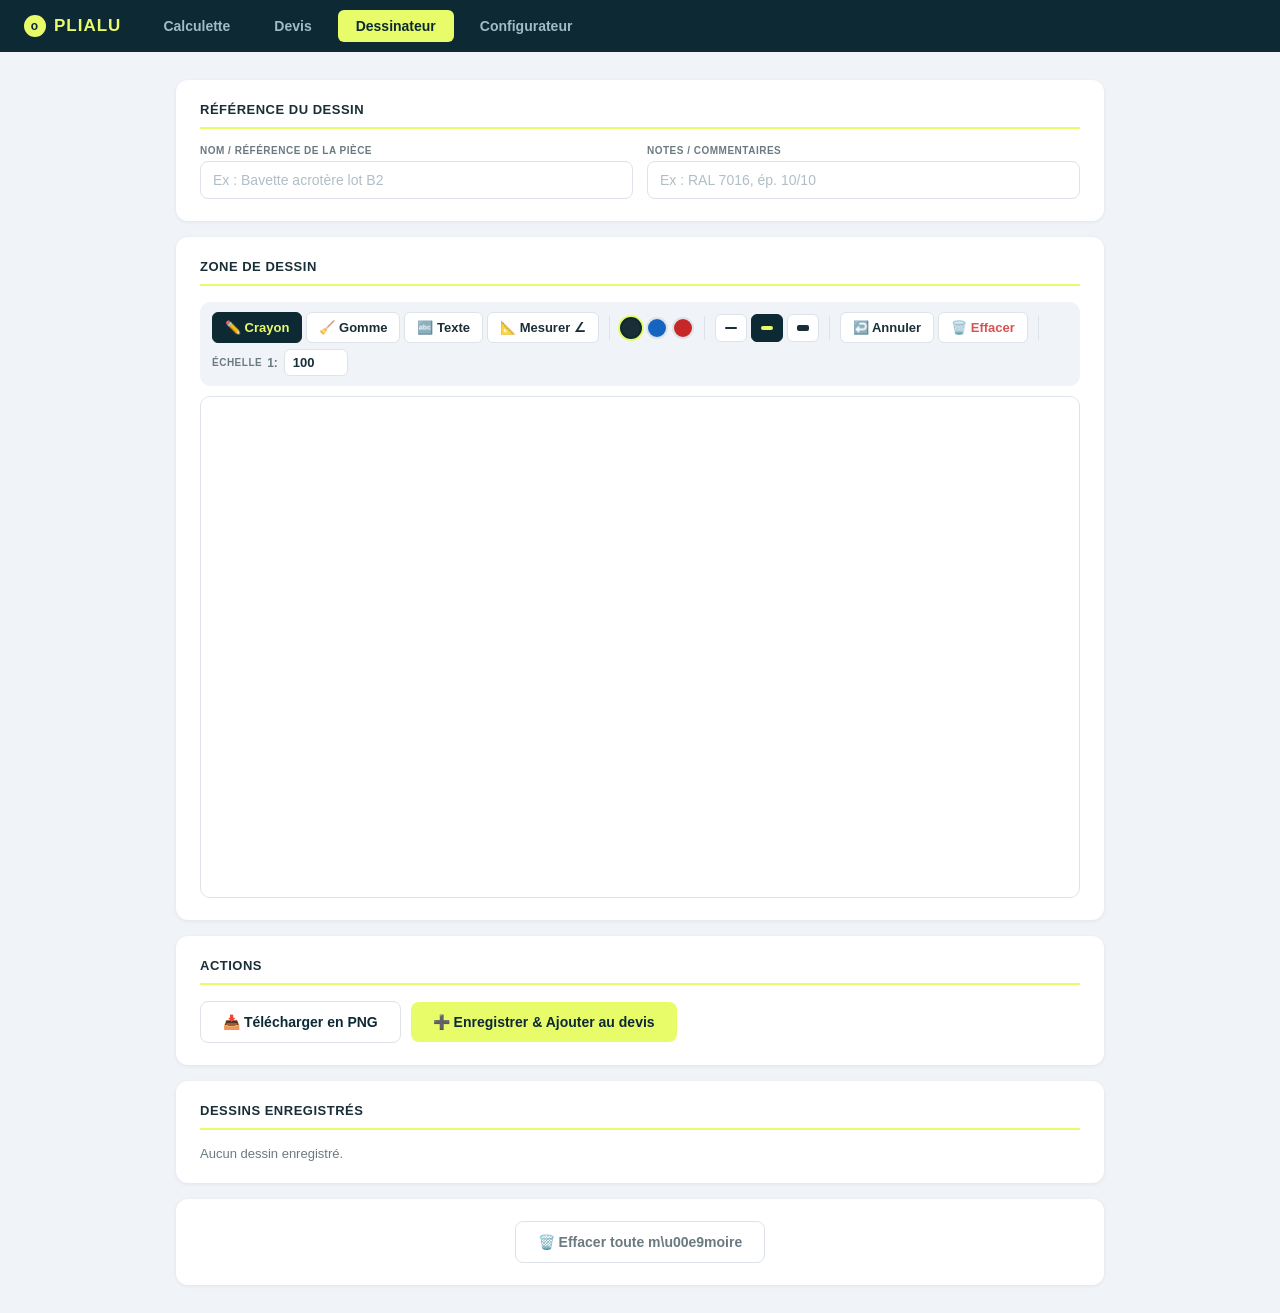
<file: dessinateur.html>
<!DOCTYPE html>
<html lang="fr">
<head>
  <meta charset="UTF-8">
  <meta name="viewport" content="width=device-width,initial-scale=1">
  <title>PLIALU — Dessinateur</title>
  <style>
    *{box-sizing:border-box;margin:0;padding:0}
    body{font-family:'Segoe UI',sans-serif;background:#f0f4f8;color:#1a2e38;min-height:100vh}

    .nav{background:#0d2933;padding:0 24px;display:flex;align-items:center;gap:8px;height:52px;position:sticky;top:0;z-index:100}
    .nav-logo{color:#e8fc69;font-weight:800;font-size:17px;margin-right:16px;letter-spacing:1px;display:flex;align-items:center;gap:8px}
    .nav-logo span{background:#e8fc69;color:#0d2933;border-radius:50%;width:22px;height:22px;display:inline-flex;align-items:center;justify-content:center;font-size:12px;font-weight:900}
    .nav-btn{background:transparent;border:none;color:#a0bcc4;padding:8px 18px;border-radius:6px;cursor:pointer;font-size:14px;font-weight:600;transition:.2s;text-decoration:none;display:inline-flex;align-items:center}
    .nav-btn:hover{color:#fff}
    .nav-btn.active{background:#e8fc69;color:#0d2933}

    .page{max-width:960px;margin:28px auto;padding:0 16px}

    .card{background:#fff;border-radius:12px;padding:22px 24px;margin-bottom:16px;box-shadow:0 1px 4px rgba(0,0,0,.07)}
    .card-title{font-size:13px;font-weight:800;color:#1a2e38;text-transform:uppercase;letter-spacing:.5px;margin-bottom:16px;padding-bottom:10px;border-bottom:2px solid #e8fc69}

    label{display:block;font-size:10px;font-weight:700;color:#6b7a80;text-transform:uppercase;letter-spacing:.5px;margin-bottom:5px}
    input[type="text"],textarea{width:100%;padding:10px 12px;border:1.5px solid #dde3e8;border-radius:8px;font-size:14px;background:#fff;color:#1a2e38;transition:border .2s;font-family:'Segoe UI',sans-serif}
    input:focus,textarea:focus{outline:none;border-color:#0d2933}
    input::placeholder,textarea::placeholder{color:#b0bec5}

    .grid2{display:grid;grid-template-columns:1fr 1fr;gap:14px}
    @media(max-width:600px){.grid2{grid-template-columns:1fr}}

    .toolbar{display:flex;flex-wrap:wrap;align-items:center;gap:6px;margin-bottom:10px;padding:10px 12px;background:#f0f4f8;border-radius:10px}
    .toolbar-group{display:flex;align-items:center;gap:4px}
    .toolbar-sep{width:1px;height:24px;background:#dde3e8;margin:0 4px}
    .tool-btn{padding:7px 12px;border:1.5px solid #dde3e8;border-radius:6px;cursor:pointer;font-size:13px;font-weight:600;background:#fff;color:#1a2e38;transition:.15s;display:inline-flex;align-items:center;gap:5px;white-space:nowrap}
    .tool-btn:hover{border-color:#0d2933;background:#f8fafb}
    .tool-btn.active{background:#0d2933;color:#e8fc69;border-color:#0d2933}
    .tool-btn.danger{color:#d9534f}
    .tool-btn.danger:hover{background:#d9534f;color:#fff;border-color:#d9534f}

    .swatch{width:22px;height:22px;border-radius:50%;border:2px solid #dde3e8;cursor:pointer;transition:.15s;flex-shrink:0}
    .swatch:hover{transform:scale(1.15)}
    .swatch.active{border-color:#0d2933;box-shadow:0 0 0 2px #e8fc69}

    .stroke-btn{width:32px;height:28px;border:1.5px solid #dde3e8;border-radius:6px;cursor:pointer;background:#fff;display:flex;align-items:center;justify-content:center;transition:.15s}
    .stroke-btn:hover{border-color:#0d2933}
    .stroke-btn.active{background:#0d2933;border-color:#0d2933}
    .stroke-btn.active .stroke-line{background:#e8fc69}
    .stroke-line{border-radius:2px;background:#1a2e38}

    .canvas-wrap{position:relative;border:1.5px solid #dde3e8;border-radius:10px;overflow:hidden;background:#fff;touch-action:none}
    #drawCanvas{display:block;width:100%;cursor:crosshair}

    /* Draw HUD — live cotation overlay */
    #drawHUD{position:absolute;display:none;pointer-events:none;background:rgba(13,41,51,0.87);color:#e8fc69;padding:4px 10px;border-radius:6px;font-size:12px;font-weight:700;z-index:30;white-space:nowrap;font-family:'Segoe UI',sans-serif}
    /* Guide canvas (croix fictives) */
    #guideCanvas{position:absolute;top:0;left:0;pointer-events:none;z-index:5}
    /* Outil angle — aide contextuelle */
    #angleHint{position:absolute;bottom:10px;left:50%;transform:translateX(-50%);background:rgba(13,41,51,0.82);color:#e8fc69;padding:5px 14px;border-radius:6px;font-size:12px;font-weight:600;z-index:35;pointer-events:none;white-space:nowrap;display:none}
    /* Résultat angle */
    #angleResult{position:absolute;display:none;background:#fff;border:1.5px solid #0d2933;border-radius:10px;padding:10px 14px;z-index:36;font-size:13px;font-weight:600;color:#1a2e38;box-shadow:0 4px 14px rgba(0,0,0,.13);white-space:nowrap;min-width:180px}
    #angleResult .ar-val{font-size:22px;font-weight:800;color:#c62828;display:block;margin-bottom:6px}
    #angleResult .ar-btns{display:flex;gap:6px}
    #angleResult .ar-btn{padding:4px 10px;border:1.5px solid #dde3e8;border-radius:6px;cursor:pointer;font-size:12px;font-weight:600;background:#f0f4f8;color:#1a2e38;transition:.15s}
    #angleResult .ar-btn:hover{border-color:#0d2933}
    /* Scale input */
    #scaleInput{width:64px;padding:5px 8px;border:1.5px solid #dde3e8;border-radius:6px;font-size:13px;font-weight:600;color:#1a2e38;background:#fff;transition:border .2s}
    #scaleInput:focus{outline:none;border-color:#0d2933}

    /* Text input overlay */
    #textOverlay{position:absolute;display:none;z-index:20}
    #textOverlay input{font-size:16px;padding:4px 8px;border:2px solid #0d2933;border-radius:6px;outline:none;background:#fff;min-width:140px;font-family:'Segoe UI',sans-serif}

    /* Draggable text labels */
    .text-label{position:absolute;cursor:grab;user-select:none;-webkit-user-select:none;z-index:10;font-family:'Segoe UI',sans-serif;font-weight:600;white-space:nowrap;padding:2px 4px;border-radius:3px;transition:box-shadow .15s}
    .text-label:hover{box-shadow:0 0 0 2px rgba(232,252,105,0.6)}
    .text-label.dragging{cursor:grabbing;box-shadow:0 0 0 2px #e8fc69;opacity:.85}
    .text-label .del-label{display:none;position:absolute;top:-10px;left:-10px;width:18px;height:18px;background:#d9534f;color:#fff;border:none;border-radius:50%;font-size:10px;cursor:pointer;align-items:center;justify-content:center;line-height:1}
    .text-label:hover .del-label{display:flex}
    .resize-handle{position:absolute;width:10px;height:10px;background:#0d2933;border:2px solid #e8fc69;border-radius:2px;display:none;z-index:15}
    .text-label:hover .resize-handle,.text-label.dragging .resize-handle{display:block}
    .resize-handle.ne{top:-5px;right:-5px;cursor:ne-resize}
    .resize-handle.sw{bottom:-5px;left:-5px;cursor:sw-resize}
    .resize-handle.se{bottom:-5px;right:-5px;cursor:se-resize}

    .actions{display:flex;flex-wrap:wrap;gap:10px;align-items:center}
    .btn-primary{background:#e8fc69;color:#0d2933;border:none;border-radius:8px;padding:12px 22px;font-size:14px;font-weight:800;cursor:pointer;transition:.15s;display:inline-flex;align-items:center;gap:6px}
    .btn-primary:hover{filter:brightness(.93)}
    .btn-secondary{background:#fff;color:#0d2933;border:1.5px solid #dde3e8;border-radius:8px;padding:12px 22px;font-size:14px;font-weight:700;cursor:pointer;transition:.15s;display:inline-flex;align-items:center;gap:6px}
    .btn-secondary:hover{border-color:#0d2933}

    .msg-ok{display:none;padding:10px 16px;background:#e6f9ee;color:#1a7a42;border-radius:8px;font-size:13px;font-weight:600;margin-top:10px;align-items:center;gap:6px}
    .msg-ok.show{display:inline-flex}

    .saved-list{margin-top:4px}
    .saved-item{display:flex;align-items:center;gap:12px;padding:10px 12px;border:1px solid #eef1f4;border-radius:8px;margin-bottom:8px;background:#fafbfc}
    .saved-item img{width:80px;height:50px;object-fit:contain;border-radius:4px;border:1px solid #dde3e8;background:#fff}
    .saved-item-info{flex:1;min-width:0}
    .saved-item-name{font-weight:700;font-size:13px;white-space:nowrap;overflow:hidden;text-overflow:ellipsis}
    .saved-item-date{font-size:11px;color:#6b7a80}
    .saved-item-del{background:none;border:none;color:#c0c8cc;cursor:pointer;font-size:16px;padding:4px;transition:.15s}
    .saved-item-del:hover{color:#d9534f}

    @media(max-width:600px){
      .toolbar{gap:4px;padding:8px}
      .tool-btn{padding:6px 8px;font-size:12px}
      .btn-primary,.btn-secondary{padding:10px 14px;font-size:13px}
    }
  </style>
</head>
<body>

<nav class="nav">
  <a href="index.html" style="text-decoration:none;">
    <div class="nav-logo"><span>o</span> PLIALU</div>
  </a>
  <a class="nav-btn" href="calcul.html">Calculette</a>
  <a class="nav-btn" href="devis.html">Devis</a>
  <a class="nav-btn active" href="dessinateur.html">Dessinateur</a>
  <a class="nav-btn" href="configurateur.html">Configurateur</a>
</nav>

<div class="page">

  <div class="card">
    <div class="card-title">Référence du dessin</div>
    <div class="grid2">
      <div>
        <label for="refName">Nom / Référence de la pièce</label>
        <input type="text" id="refName" placeholder="Ex : Bavette acrotère lot B2">
      </div>
      <div>
        <label for="refNotes">Notes / Commentaires</label>
        <input type="text" id="refNotes" placeholder="Ex : RAL 7016, ép. 10/10">
      </div>
    </div>
  </div>

  <div class="card">
    <div class="card-title">Zone de dessin</div>

    <div class="toolbar">
      <div class="toolbar-group">
        <button class="tool-btn active" data-tool="pen" title="Tracer une ligne">✏️ Crayon</button>
        <button class="tool-btn" data-tool="eraser" title="Gomme">🧹 Gomme</button>
        <button class="tool-btn" data-tool="text" title="Ajouter un texte (double-clic pour modifier)">🔤 Texte</button>
        <button class="tool-btn" data-tool="angle" title="Mesurer l'angle entre 2 segments : clic A, sommet, clic C">📐 Mesurer ∠</button>
      </div>

      <div class="toolbar-sep"></div>

      <div class="toolbar-group">
        <div class="swatch active" data-color="#1a2e38" style="background:#1a2e38" title="Noir"></div>
        <div class="swatch" data-color="#1565c0" style="background:#1565c0" title="Bleu"></div>
        <div class="swatch" data-color="#c62828" style="background:#c62828" title="Rouge"></div>
      </div>

      <div class="toolbar-sep"></div>

      <div class="toolbar-group">
        <button class="stroke-btn" data-size="2" title="Fin"><div class="stroke-line" style="width:12px;height:2px"></div></button>
        <button class="stroke-btn active" data-size="4" title="Moyen"><div class="stroke-line" style="width:12px;height:4px"></div></button>
        <button class="stroke-btn" data-size="8" title="Épais"><div class="stroke-line" style="width:12px;height:6px"></div></button>
      </div>

      <div class="toolbar-sep"></div>

      <div class="toolbar-group">
        <button class="tool-btn" id="btnUndo" title="Annuler">↩️ Annuler</button>
        <button class="tool-btn danger" id="btnClear" title="Tout effacer">🗑️ Effacer</button>
      </div>

      <div class="toolbar-sep"></div>

      <div class="toolbar-group" style="align-items:center;gap:5px">
        <span style="font-size:10px;font-weight:700;color:#6b7a80;text-transform:uppercase;letter-spacing:.5px">Échelle</span>
        <span style="font-size:12px;font-weight:600;color:#6b7a80;margin-right:1px">1:</span>
        <input type="number" id="scaleInput" value="100" min="1" max="10000" title="Dénominateur de l'échelle (ex: 100 pour 1:100)">
      </div>
    </div>

    <div class="canvas-wrap" id="canvasWrap">
      <canvas id="drawCanvas" width="900" height="500"></canvas>
      <div id="textOverlay">
        <input type="text" id="textInput" placeholder="Saisir texte…">
      </div>
      <canvas id="guideCanvas"></canvas>
      <div id="drawHUD"></div>
      <div id="angleHint"></div>
      <div id="angleResult"></div>
    </div>
  </div>

  <div class="card">
    <div class="card-title">Actions</div>
    <div class="actions">
      <button class="btn-secondary" id="btnDownload">📥 Télécharger en PNG</button>
      <button class="btn-primary" id="btnSave">➕ Enregistrer &amp; Ajouter au devis</button>
    </div>
    <div class="msg-ok" id="msgOk">✅ Dessin enregistré et ajouté au devis !</div>
  </div>

  <div class="card">
    <div class="card-title">Dessins enregistrés</div>
    <div id="savedList" class="saved-list">
      <p style="color:#6b7a80;font-size:13px">Aucun dessin enregistré.</p>
    </div>
  </div>

  <!-- RESET GLOBAL -->
  <div class="card" style="text-align:center">
    <button class="btn-secondary" style="color:#6b7a80;border-color:#dde3e8" onclick="if(confirm('Effacer TOUTE la m\u00e9moire du projet (calculette, devis, dessinateur) ?')){localStorage.removeItem('plialu_project_data');localStorage.removeItem('plialu-devis');localStorage.removeItem('plialu-devis-dessins');location.reload();}">🗑️ Effacer toute m\u00e9moire</button>
  </div>

</div>

<script>
(() => {
  const canvas = document.getElementById('drawCanvas');
  const ctx = canvas.getContext('2d');
  const wrap = document.getElementById('canvasWrap');

  function resizeCanvas() {
    const rect = wrap.getBoundingClientRect();
    const w = rect.width;
    const h = 500;
    const dpr = window.devicePixelRatio || 1;
    canvas.width = w * dpr;
    canvas.height = h * dpr;
    canvas.style.width = w + 'px';
    canvas.style.height = h + 'px';
    ctx.setTransform(dpr, 0, 0, dpr, 0, 0);
    // Guide canvas — même taille, même DPR
    guideCanvas.width = w * dpr;
    guideCanvas.height = h * dpr;
    guideCanvas.style.width = w + 'px';
    guideCanvas.style.height = h + 'px';
    gctx.setTransform(dpr, 0, 0, dpr, 0, 0);
    restoreFromHistory();
  }

  let tool = 'pen';
  let color = '#1a2e38';
  let lineWidth = 4;
  let drawing = false;
  let history = [];
  let startPoint = null;
  let snapshotBeforeLine = null;

  // ── Cotation / échelle ──
  const hud = document.getElementById('drawHUD');
  let scale = 100;       // dénominateur de 1:N
  const SNAP_PX = 15;   // rayon de snap (px)
  let lastSegEnd = null; // fin du dernier segment — snap d'enchaînement
  // ── Canvas de guides (croix fictives) ──
  const guideCanvas = document.getElementById('guideCanvas');
  const gctx = guideCanvas.getContext('2d');

  document.getElementById('scaleInput').addEventListener('input', e => {
    const v = parseInt(e.target.value);
    if (v > 0) scale = v;
  });

  // 1 px CSS ≈ 0.2646 mm à 96 dpi → mm réel = px * (25.4/96) * scale
  function pxToMm(px) {
    return Math.round(px * (25.4 / 96) * scale);
  }

  // Angle d'un segment (°, 0° = droite, 90° = haut, sens trigo)
  function segAngleDeg(from, to) {
    const dx = to.x - from.x;
    const dy = -(to.y - from.y); // inverser Y canvas
    let a = Math.atan2(dy, dx) * 180 / Math.PI;
    if (a < 0) a += 360;
    return a;
  }

  // ══════════════════════════════════════════
  // Guides (croix fictives) — canvas overlay
  // ══════════════════════════════════════════
  function clearGuides() {
    gctx.clearRect(0, 0, wrap.clientWidth, 500);
  }

  function drawGuides(p) {
    const w = wrap.clientWidth;
    const h = 500;
    gctx.clearRect(0, 0, w, h);

    if (tool !== 'pen' && tool !== 'angle') return;

    // ── Croix pointillée dès le 1er clic ──
    if (tool === 'pen') {
      gctx.save();
      gctx.strokeStyle = 'rgba(100,149,237,0.38)';
      gctx.lineWidth = 1;
      gctx.setLineDash([5, 5]);
      // Verticale
      gctx.beginPath(); gctx.moveTo(p.x, 0); gctx.lineTo(p.x, h); gctx.stroke();
      // Horizontale
      gctx.beginPath(); gctx.moveTo(0, p.y); gctx.lineTo(w, p.y);  gctx.stroke();
      gctx.restore();
    }

  }

  // ══════════════════════════════════════════
  // Outil "Mesurer angle" — 3 clics : A, sommet B, C
  // ══════════════════════════════════════════
  let anglePts = [];  // accumule jusqu'à 3 points
  const angleHint   = document.getElementById('angleHint');
  const angleResult = document.getElementById('angleResult');

  const ANGLE_HINTS = [
    'Clic 1/3 — point A (premier bras)',
    'Clic 2/3 — sommet de l\'angle',
    'Clic 3/3 — point C (deuxième bras)',
  ];

  function setAngleHint(idx) {
    if (idx < 0) { angleHint.style.display = 'none'; return; }
    angleHint.textContent = ANGLE_HINTS[idx];
    angleHint.style.display = 'block';
  }

  function computeAngle(a, b, c) {
    const v1x = a.x - b.x, v1y = a.y - b.y;
    const v2x = c.x - b.x, v2y = c.y - b.y;
    const dot = v1x*v2x + v1y*v2y;
    const cos = dot / (Math.hypot(v1x, v1y) * Math.hypot(v2x, v2y));
    return Math.round(Math.acos(Math.max(-1, Math.min(1, cos))) * 180 / Math.PI);
  }

  function drawAngleOverlay(cursor) {
    const w = wrap.clientWidth, h = 500;
    gctx.clearRect(0, 0, w, h);
    gctx.save();
    gctx.strokeStyle = 'rgba(198,40,40,0.7)';
    gctx.lineWidth = 1.5;
    gctx.setLineDash([4, 4]);

    if (anglePts.length >= 1) {
      // Point A
      gctx.beginPath();
      gctx.arc(anglePts[0].x, anglePts[0].y, 5, 0, Math.PI * 2);
      gctx.fillStyle = 'rgba(198,40,40,0.7)';
      gctx.fill();
    }
    if (anglePts.length === 1) {
      // Ligne A → curseur
      gctx.beginPath(); gctx.moveTo(anglePts[0].x, anglePts[0].y); gctx.lineTo(cursor.x, cursor.y); gctx.stroke();
    }
    if (anglePts.length >= 2) {
      // Point B (sommet)
      gctx.beginPath();
      gctx.arc(anglePts[1].x, anglePts[1].y, 5, 0, Math.PI * 2);
      gctx.fillStyle = '#c62828';
      gctx.fill();
      // Ligne A → B
      gctx.beginPath(); gctx.moveTo(anglePts[0].x, anglePts[0].y); gctx.lineTo(anglePts[1].x, anglePts[1].y); gctx.stroke();
      // Ligne B → curseur
      gctx.beginPath(); gctx.moveTo(anglePts[1].x, anglePts[1].y); gctx.lineTo(cursor.x, cursor.y); gctx.stroke();
      // Angle live au sommet
      const ang = computeAngle(anglePts[0], anglePts[1], cursor);
      gctx.font = 'bold 13px "Segoe UI", sans-serif';
      gctx.fillStyle = '#c62828';
      gctx.setLineDash([]);
      gctx.lineWidth = 3;
      gctx.strokeStyle = 'rgba(255,255,255,0.9)';
      const tx = anglePts[1].x + 18, ty = anglePts[1].y - 10;
      gctx.strokeText(ang + '°', tx, ty);
      gctx.fillText(ang + '°', tx, ty);
    }
    gctx.restore();
  }

  function showAngleResult(vertex, ang) {
    angleResult.innerHTML =
      `<span class="ar-val">${ang}°</span>` +
      `<div class="ar-btns">` +
        `<button class="ar-btn" id="arCopy">Copier</button>` +
        `<button class="ar-btn" id="arClose">Fermer</button>` +
      `</div>`;
    // Positionner près du sommet
    const rx = Math.min(vertex.x + 20, wrap.clientWidth - 200);
    const ry = Math.max(vertex.y - 80, 10);
    angleResult.style.left = rx + 'px';
    angleResult.style.top  = ry + 'px';
    angleResult.style.display = 'block';
    document.getElementById('arCopy').addEventListener('click', () => {
      navigator.clipboard?.writeText(ang + '°').catch(() => {});
      document.getElementById('arCopy').textContent = 'Copié !';
    });
    document.getElementById('arClose').addEventListener('click', () => {
      angleResult.style.display = 'none';
    });
  }

  function resetAngleTool() {
    anglePts = [];
    setAngleHint(-1);
    clearGuides();
  }

  // ── Guides sur survol (hors dessin actif) ──
  canvas.addEventListener('mousemove', (e) => {
    if (drawing) return; // géré dans moveDraw
    const p = getPos(e);
    if (tool === 'angle') { drawAngleOverlay(p); return; }
    if (tool !== 'pen') { clearGuides(); return; }
    drawGuides(p);
  });

  canvas.addEventListener('mouseleave', () => {
    clearGuides();
    if (tool === 'angle' && anglePts.length > 0) drawAngleOverlay({ x: -9999, y: -9999 });
  });

  // ── Effacer guides quand on change d'outil ──
  document.querySelectorAll('[data-tool]').forEach(btn => {
    btn.addEventListener('click', () => {
      resetAngleTool();
      angleResult.style.display = 'none';
      clearGuides();
      if (btn.dataset.tool === 'angle') setAngleHint(0);
    });
  });

  // ── Text labels (draggable overlays) ──
  let textLabels = []; // {id, text, x, y, color, fontSize, el}

  function saveState() {
    history.push(ctx.getImageData(0, 0, canvas.width, canvas.height));
    if (history.length > 50) history.shift();
  }

  function restoreFromHistory() {
    if (history.length) {
      ctx.putImageData(history[history.length - 1], 0, 0);
    } else {
      fillWhite();
    }
  }

  function fillWhite() {
    const w = canvas.width / (window.devicePixelRatio || 1);
    const h = canvas.height / (window.devicePixelRatio || 1);
    ctx.fillStyle = '#ffffff';
    ctx.fillRect(0, 0, w, h);
  }

  function clearCanvas() {
    saveState();
    fillWhite();
    textLabels.forEach(t => t.el.remove());
    textLabels = [];
    lastSegEnd = null;
    clearGuides();
  }

  function getPos(e) {
    const rect = canvas.getBoundingClientRect();
    const src = e.touches && e.touches.length ? e.touches[0] : (e.changedTouches && e.changedTouches.length ? e.changedTouches[0] : e);
    return { x: src.clientX - rect.left, y: src.clientY - rect.top };
  }

  function drawLine(from, to) {
    ctx.beginPath();
    ctx.moveTo(from.x, from.y);
    ctx.lineTo(to.x, to.y);
    ctx.lineCap = 'round';
    ctx.strokeStyle = color;
    ctx.lineWidth = lineWidth;
    ctx.globalCompositeOperation = 'source-over';
    ctx.stroke();
  }

  // ══════════════════════════════════════════
  // Drawing — straight lines (pen) + freehand (eraser)
  // ══════════════════════════════════════════
  function startDraw(e) {
    if (tool === 'text') return;
    e.preventDefault();
    const p = getPos(e);

    // ── Outil angle : accumule 3 points ──
    if (tool === 'angle') {
      anglePts.push({ ...p });
      if (anglePts.length === 3) {
        const ang = computeAngle(anglePts[0], anglePts[1], anglePts[2]);
        showAngleResult(anglePts[1], ang);
        clearGuides();
        anglePts = [];
        setAngleHint(0); // prêt pour une nouvelle mesure
      } else {
        setAngleHint(anglePts.length);
      }
      return;
    }

    drawing = true;
    saveState();

    if (tool === 'pen') {
      // Snap au dernier point si proche
      if (lastSegEnd && Math.hypot(p.x - lastSegEnd.x, p.y - lastSegEnd.y) < SNAP_PX) {
        startPoint = { ...lastSegEnd };
      } else {
        startPoint = p;
        lastSegEnd = null;
      }
      snapshotBeforeLine = ctx.getImageData(0, 0, canvas.width, canvas.height);
    } else {
      ctx.beginPath();
      ctx.moveTo(p.x, p.y);
      ctx.lineCap = 'round';
      ctx.lineJoin = 'round';
      ctx.globalCompositeOperation = 'destination-out';
      ctx.lineWidth = lineWidth * 5;
    }
  }

  function moveDraw(e) {
    if (!drawing) return;
    e.preventDefault();
    const p = getPos(e);

    if (tool === 'pen') {
      ctx.putImageData(snapshotBeforeLine, 0, 0);
      drawLine(startPoint, p);

      // HUD live
      const dist = Math.hypot(p.x - startPoint.x, p.y - startPoint.y);
      const mm   = pxToMm(dist);
      const deg  = Math.round(segAngleDeg(startPoint, p));
      hud.textContent = `${mm} mm  ·  ${deg}°`;
      hud.style.display = 'block';
      // Positionner le HUD sans déborder
      const hudW = 140;
      const hudX = (p.x + 16 + hudW < wrap.clientWidth) ? p.x + 16 : p.x - hudW - 4;
      const hudY = (p.y - 38 > 0) ? p.y - 38 : p.y + 8;
      hud.style.left = hudX + 'px';
      hud.style.top  = hudY + 'px';
      // Guides aussi pendant le drag
      drawGuides(p);
    } else {
      hud.style.display = 'none';
      ctx.lineTo(p.x, p.y);
      ctx.stroke();
      ctx.beginPath();
      ctx.moveTo(p.x, p.y);
    }
  }

  function endDraw(e) {
    if (!drawing) return;
    drawing = false;
    hud.style.display = 'none';

    if (tool === 'pen' && startPoint) {
      if (e.type !== 'mouseleave') {
        const p = getPos(e);
        ctx.putImageData(snapshotBeforeLine, 0, 0);
        drawLine(startPoint, p);

        const dist = Math.hypot(p.x - startPoint.x, p.y - startPoint.y);
        if (dist > 4) {
          lastSegEnd = { ...p };
        }
      }
      startPoint = null;
      snapshotBeforeLine = null;
    }

    ctx.globalCompositeOperation = 'source-over';
  }

  canvas.addEventListener('mousedown', startDraw);
  canvas.addEventListener('mousemove', moveDraw);
  canvas.addEventListener('mouseup', endDraw);
  canvas.addEventListener('mouseleave', endDraw);
  canvas.addEventListener('touchstart', startDraw, { passive: false });
  canvas.addEventListener('touchmove', moveDraw, { passive: false });
  canvas.addEventListener('touchend', endDraw);

  // ══════════════════════════════════════════
  // Text tool — creates draggable labels
  // ══════════════════════════════════════════
  const textOverlay = document.getElementById('textOverlay');
  const textInput = document.getElementById('textInput');

  canvas.addEventListener('click', (e) => {
    if (tool !== 'text') return;
    const p = getPos(e);
    textOverlay.style.display = 'block';
    textOverlay.style.left = p.x + 'px';
    textOverlay.style.top = (p.y - 16) + 'px';
    textInput.value = '';
    textInput.style.color = color;
    textInput.focus();
    textInput._pos = p;
  });

  function commitText() {
    const txt = textInput.value.trim();
    if (textInput._editLbl) {
      // Modifier un label existant
      if (txt) {
        textInput._editLbl.text = txt;
        textInput._editLbl.el.firstChild.nodeValue = txt;
      }
      textInput._editLbl = null;
    } else if (txt && textInput._pos) {
      const p = textInput._pos;
      const fontSize = Math.max(14, lineWidth * 4);
      createTextLabel(txt, p.x, p.y, color, fontSize);
    }
    textOverlay.style.display = 'none';
    textInput._pos = null;
  }

  textInput.addEventListener('keydown', (e) => {
    if (e.key === 'Enter') { e.preventDefault(); commitText(); }
    if (e.key === 'Escape') { textOverlay.style.display = 'none'; textInput._pos = null; }
  });
  textInput.addEventListener('blur', commitText);

  // ══════════════════════════════════════════
  // Draggable + resizable text label system
  // ══════════════════════════════════════════
  function createTextLabel(text, x, y, col, fontSize) {
    const id = 'lbl-' + Date.now();
    const el = document.createElement('div');
    el.className = 'text-label';
    el.style.left = x + 'px';
    el.style.top = (y - fontSize) + 'px';
    el.style.fontSize = fontSize + 'px';
    el.style.color = col;
    el.style.pointerEvents = 'auto';
    el.textContent = text;

    // Double-clic → rééditer le texte
    el.addEventListener('dblclick', (ev) => {
      ev.stopPropagation();
      textOverlay.style.display = 'block';
      textOverlay.style.left = el.offsetLeft + 'px';
      textOverlay.style.top  = el.offsetTop  + 'px';
      textInput.value = lbl.text;
      textInput.style.color    = lbl.color;
      textInput.style.fontSize = lbl.fontSize + 'px';
      textInput._editLbl = lbl;
      textInput._pos = null;
      textInput.focus();
      textInput.select();
    });

    const lbl = { id, text, x, y: y - fontSize, color: col, fontSize, el };

    // Delete button
    const del = document.createElement('button');
    del.className = 'del-label';
    del.textContent = '✕';
    del.addEventListener('click', (e) => {
      e.stopPropagation();
      el.remove();
      textLabels = textLabels.filter(t => t.id !== id);
      setTimeout(saveDessinateurData, 80);
    });
    el.appendChild(del);

    // ── Resize handles ──
    let isResizing = false;
    let resizeCorner = '';
    let resizeStartX = 0, resizeStartY = 0;
    let resizeStartFontSize = 0;
    let resizeStartLeft = 0, resizeStartTop = 0;

    ['ne', 'sw', 'se'].forEach(corner => {
      const handle = document.createElement('div');
      handle.className = 'resize-handle ' + corner;
      handle.addEventListener('mousedown', (e) => {
        e.stopPropagation();
        e.preventDefault();
        isResizing = true;
        resizeCorner = corner;
        resizeStartX = e.clientX;
        resizeStartY = e.clientY;
        resizeStartFontSize = lbl.fontSize;
        resizeStartLeft = el.offsetLeft;
        resizeStartTop = el.offsetTop;
      });
      el.appendChild(handle);
    });

    // ── Drag logic ──
    let isDragging = false;
    let dragOffsetX = 0, dragOffsetY = 0;

    function onDragStart(e) {
      if (isResizing) return;
      e.preventDefault();
      e.stopPropagation();
      isDragging = true;
      el.classList.add('dragging');
      const src = e.touches ? e.touches[0] : e;
      dragOffsetX = src.clientX - el.offsetLeft;
      dragOffsetY = src.clientY - el.offsetTop;
    }

    function onDocMouseMove(e) {
      if (isDragging) {
        e.preventDefault();
        const src = e.touches ? e.touches[0] : e;
        let nx = src.clientX - dragOffsetX;
        let ny = src.clientY - dragOffsetY;
        nx = Math.max(0, Math.min(nx, wrap.clientWidth - el.offsetWidth));
        ny = Math.max(0, Math.min(ny, 500 - el.offsetHeight));
        el.style.left = nx + 'px';
        el.style.top = ny + 'px';
        lbl.x = nx; lbl.y = ny;
      }
      if (isResizing) {
        e.preventDefault();
        const dx = e.clientX - resizeStartX;
        const dy = e.clientY - resizeStartY;
        let delta;
        if (resizeCorner === 'se') delta = (dx + dy) / 2;
        else if (resizeCorner === 'sw') delta = (-dx + dy) / 2;
        else delta = (dx - dy) / 2; // ne
        const newSize = Math.max(8, Math.min(200, Math.round(resizeStartFontSize + delta)));
        lbl.fontSize = newSize;
        el.style.fontSize = newSize + 'px';
        // Anchor bottom for top handle (ne)
        if (resizeCorner === 'ne') {
          el.style.top = (resizeStartTop - (newSize - resizeStartFontSize)) + 'px';
        }
      }
    }

    function onDocMouseUp() {
      if (isDragging) { isDragging = false; el.classList.remove('dragging'); }
      if (isResizing) { isResizing = false; }
    }

    el.addEventListener('mousedown', onDragStart);
    document.addEventListener('mousemove', onDocMouseMove);
    document.addEventListener('mouseup', onDocMouseUp);
    el.addEventListener('touchstart', onDragStart, { passive: false });
    document.addEventListener('touchmove', (e) => {
      if (isDragging) { onDocMouseMove(e); }
    }, { passive: false });
    document.addEventListener('touchend', onDocMouseUp);

    wrap.appendChild(el);
    textLabels.push(lbl);
    setTimeout(saveDessinateurData, 80); // sauvegarde après ajout d'un label
  }

  // ══════════════════════════════════════════
  // Render text labels onto canvas (for export)
  // ══════════════════════════════════════════
  function renderLabelsToCanvas(targetCtx, dpr) {
    textLabels.forEach(lbl => {
      targetCtx.save();
      targetCtx.globalCompositeOperation = 'source-over';
      targetCtx.font = `600 ${lbl.fontSize}px 'Segoe UI', sans-serif`;
      targetCtx.fillStyle = lbl.color;
      // el.offsetLeft/Top gives the current position in the wrapper
      const x = lbl.el.offsetLeft;
      const y = lbl.el.offsetTop + lbl.fontSize; // baseline offset
      targetCtx.fillText(lbl.text, x, y);
      targetCtx.restore();
    });
  }

  // ══════════════════════════════════════════
  // Toolbar — tool selection
  // ══════════════════════════════════════════
  document.querySelectorAll('[data-tool]').forEach(btn => {
    btn.addEventListener('click', () => {
      document.querySelectorAll('[data-tool]').forEach(b => b.classList.remove('active'));
      btn.classList.add('active');
      tool = btn.dataset.tool;
      if (tool === 'eraser') canvas.style.cursor = 'cell';
      else if (tool === 'text') canvas.style.cursor = 'text';
      else canvas.style.cursor = 'crosshair';
    });
  });

  document.querySelectorAll('.swatch').forEach(sw => {
    sw.addEventListener('click', () => {
      document.querySelectorAll('.swatch').forEach(s => s.classList.remove('active'));
      sw.classList.add('active');
      color = sw.dataset.color;
    });
  });

  document.querySelectorAll('.stroke-btn').forEach(btn => {
    btn.addEventListener('click', () => {
      document.querySelectorAll('.stroke-btn').forEach(b => b.classList.remove('active'));
      btn.classList.add('active');
      lineWidth = parseInt(btn.dataset.size);
    });
  });

  // ── Undo ──
  document.getElementById('btnUndo').addEventListener('click', () => {
    if (history.length > 0) {
      history.pop();
      if (history.length > 0) {
        ctx.putImageData(history[history.length - 1], 0, 0);
      } else {
        fillWhite();
      }
      lastSegEnd = null;
      clearGuides();
    }
  });

  // ── Clear ──
  document.getElementById('btnClear').addEventListener('click', () => {
    if (confirm('Effacer tout le dessin ?')){ clearCanvas(); setTimeout(saveDessinateurData, 80); }
  });

  // ══════════════════════════════════════════
  // Export — renders labels onto canvas then exports
  // ══════════════════════════════════════════
  function getCanvasDataURL() {
    const dpr = window.devicePixelRatio || 1;
    const tmp = document.createElement('canvas');
    tmp.width = canvas.width;
    tmp.height = canvas.height;
    const tctx = tmp.getContext('2d');
    // White bg
    tctx.fillStyle = '#ffffff';
    tctx.fillRect(0, 0, tmp.width, tmp.height);
    // Draw canvas content
    tctx.drawImage(canvas, 0, 0);
    // Draw text labels on top
    tctx.setTransform(dpr, 0, 0, dpr, 0, 0);
    renderLabelsToCanvas(tctx, dpr);
    return tmp.toDataURL('image/png');
  }

  // ── Download PNG ──
  document.getElementById('btnDownload').addEventListener('click', () => {
    const name = document.getElementById('refName').value.trim() || 'plialu-dessin';
    const a = document.createElement('a');
    a.href = getCanvasDataURL();
    a.download = name.replace(/[^a-zA-Z0-9àâéèêëïîôùûüçÀÉ_-]/g, '_') + '.png';
    a.click();
  });

  // ── Save & add to devis ──
  document.getElementById('btnSave').addEventListener('click', () => {
    const nom = document.getElementById('refName').value.trim();
    if (!nom) {
      alert('Veuillez saisir un nom / référence pour le dessin.');
      document.getElementById('refName').focus();
      return;
    }

    const item = {
      id: 'D' + Date.now(),
      nom: nom,
      notes: document.getElementById('refNotes').value.trim(),
      date: new Date().toLocaleString('fr-FR'),
      imageBase64: getCanvasDataURL()
    };

    let dessins = [];
    try { dessins = JSON.parse(localStorage.getItem('plialu-devis-dessins')) || []; } catch (e) {}
    dessins.push(item);
    localStorage.setItem('plialu-devis-dessins', JSON.stringify(dessins));

    const msg = document.getElementById('msgOk');
    msg.classList.add('show');
    setTimeout(() => msg.classList.remove('show'), 3500);

    renderSavedList();
  });

  // ── Render saved drawings ──
  function renderSavedList() {
    const container = document.getElementById('savedList');
    let dessins = [];
    try { dessins = JSON.parse(localStorage.getItem('plialu-devis-dessins')) || []; } catch (e) {}

    if (!dessins.length) {
      container.innerHTML = '<p style="color:#6b7a80;font-size:13px">Aucun dessin enregistré.</p>';
      return;
    }

    container.innerHTML = dessins.map((d, i) => `
      <div class="saved-item">
        <img src="${d.imageBase64}" alt="${d.nom}">
        <div class="saved-item-info">
          <div class="saved-item-name">${escHtml(d.nom)}</div>
          ${d.notes ? `<div class="saved-item-date">${escHtml(d.notes)}</div>` : ''}
        </div>
        <button class="saved-item-del" data-idx="${i}" title="Supprimer">✕</button>
      </div>
    `).join('');

    container.querySelectorAll('.saved-item-del').forEach(btn => {
      btn.addEventListener('click', () => {
        const idx = parseInt(btn.dataset.idx);
        dessins.splice(idx, 1);
        localStorage.setItem('plialu-devis-dessins', JSON.stringify(dessins));
        renderSavedList();
      });
    });
  }

  function escHtml(s) {
    const d = document.createElement('div');
    d.textContent = s;
    return d.innerHTML;
  }

  // ═══════ SAUVEGARDE AUTOMATIQUE ═══════
  const SAVE_KEY = 'plialu_project_data';

  function getProjectData(){
    try { return JSON.parse(localStorage.getItem(SAVE_KEY)) || {}; } catch(e){ return {}; }
  }
  function showSaveIndicator(){
    let el = document.getElementById('save-indicator');
    if(!el){ el = document.createElement('div'); el.id='save-indicator'; el.style.cssText='position:fixed;bottom:20px;right:20px;background:rgba(13,41,51,0.88);color:#e8fc69;padding:7px 16px;border-radius:20px;font-size:12px;font-weight:700;z-index:200;opacity:0;transition:opacity .35s;pointer-events:none;letter-spacing:.3px'; document.body.appendChild(el); }
    el.textContent = '\uD83D\uDCBE Projet sauvegard\u00e9';
    el.style.opacity = '1';
    clearTimeout(el._t);
    el._t = setTimeout(() => { el.style.opacity = '0'; }, 1800);
  }

  function saveDessinateurData(){
    const data = getProjectData();
    data.dessinateur = {
      refName: document.getElementById('refName').value,
      refNotes: document.getElementById('refNotes').value,
      scale: scale,
      color: color,
      lineWidth: lineWidth,
      tool: tool,
      textLabels: textLabels.map(l => ({
        id: l.id, text: l.text, x: l.el.offsetLeft, y: l.el.offsetTop,
        color: l.color, fontSize: l.fontSize
      })),
      canvasData: canvas.toDataURL('image/png')
    };
    localStorage.setItem(SAVE_KEY, JSON.stringify(data));
    showSaveIndicator();
  }

  function loadDessinateurData(){
    const d = getProjectData().dessinateur;
    if(!d) return;
    if(d.refName) document.getElementById('refName').value = d.refName;
    if(d.refNotes) document.getElementById('refNotes').value = d.refNotes;
    if(d.scale){ scale = d.scale; document.getElementById('scaleInput').value = d.scale; }
    if(d.color){
      color = d.color;
      document.querySelectorAll('.swatch').forEach(s => s.classList.toggle('active', s.dataset.color === d.color));
    }
    if(d.lineWidth){
      lineWidth = d.lineWidth;
      document.querySelectorAll('.stroke-btn').forEach(b => b.classList.toggle('active', parseInt(b.dataset.size) === d.lineWidth));
    }
    // Restaurer le canvas
    if(d.canvasData){
      const img = new Image();
      img.onload = () => {
        ctx.drawImage(img, 0, 0);
        saveState(); // ajouter dans l'historique pour undo
      };
      img.src = d.canvasData;
    }
    // Restaurer les labels texte
    if(d.textLabels && d.textLabels.length){
      d.textLabels.forEach(l => {
        createTextLabel(l.text, l.x, l.y + l.fontSize, l.color, l.fontSize);
      });
    }
  }

  // Auto-save sur les champs texte
  document.getElementById('refName').addEventListener('input', saveDessinateurData);
  document.getElementById('refNotes').addEventListener('input', saveDessinateurData);

  // Auto-save après chaque trait — listeners additionnels simples
  // (le setTimeout garantit qu'ils s'exécutent après endDraw)
  canvas.addEventListener('mouseup', () => setTimeout(saveDessinateurData, 80));
  canvas.addEventListener('touchend', () => setTimeout(saveDessinateurData, 80));

  // Save quand on change d'outil/couleur/épaisseur
  document.querySelectorAll('[data-tool], .swatch, .stroke-btn').forEach(b => {
    b.addEventListener('click', () => setTimeout(saveDessinateurData, 50));
  });

  // ── Init ──
  window.addEventListener('resize', resizeCanvas);
  resizeCanvas();
  fillWhite();
  loadDessinateurData();
  renderSavedList();
})();
</script>
</body>
</html>
</file>
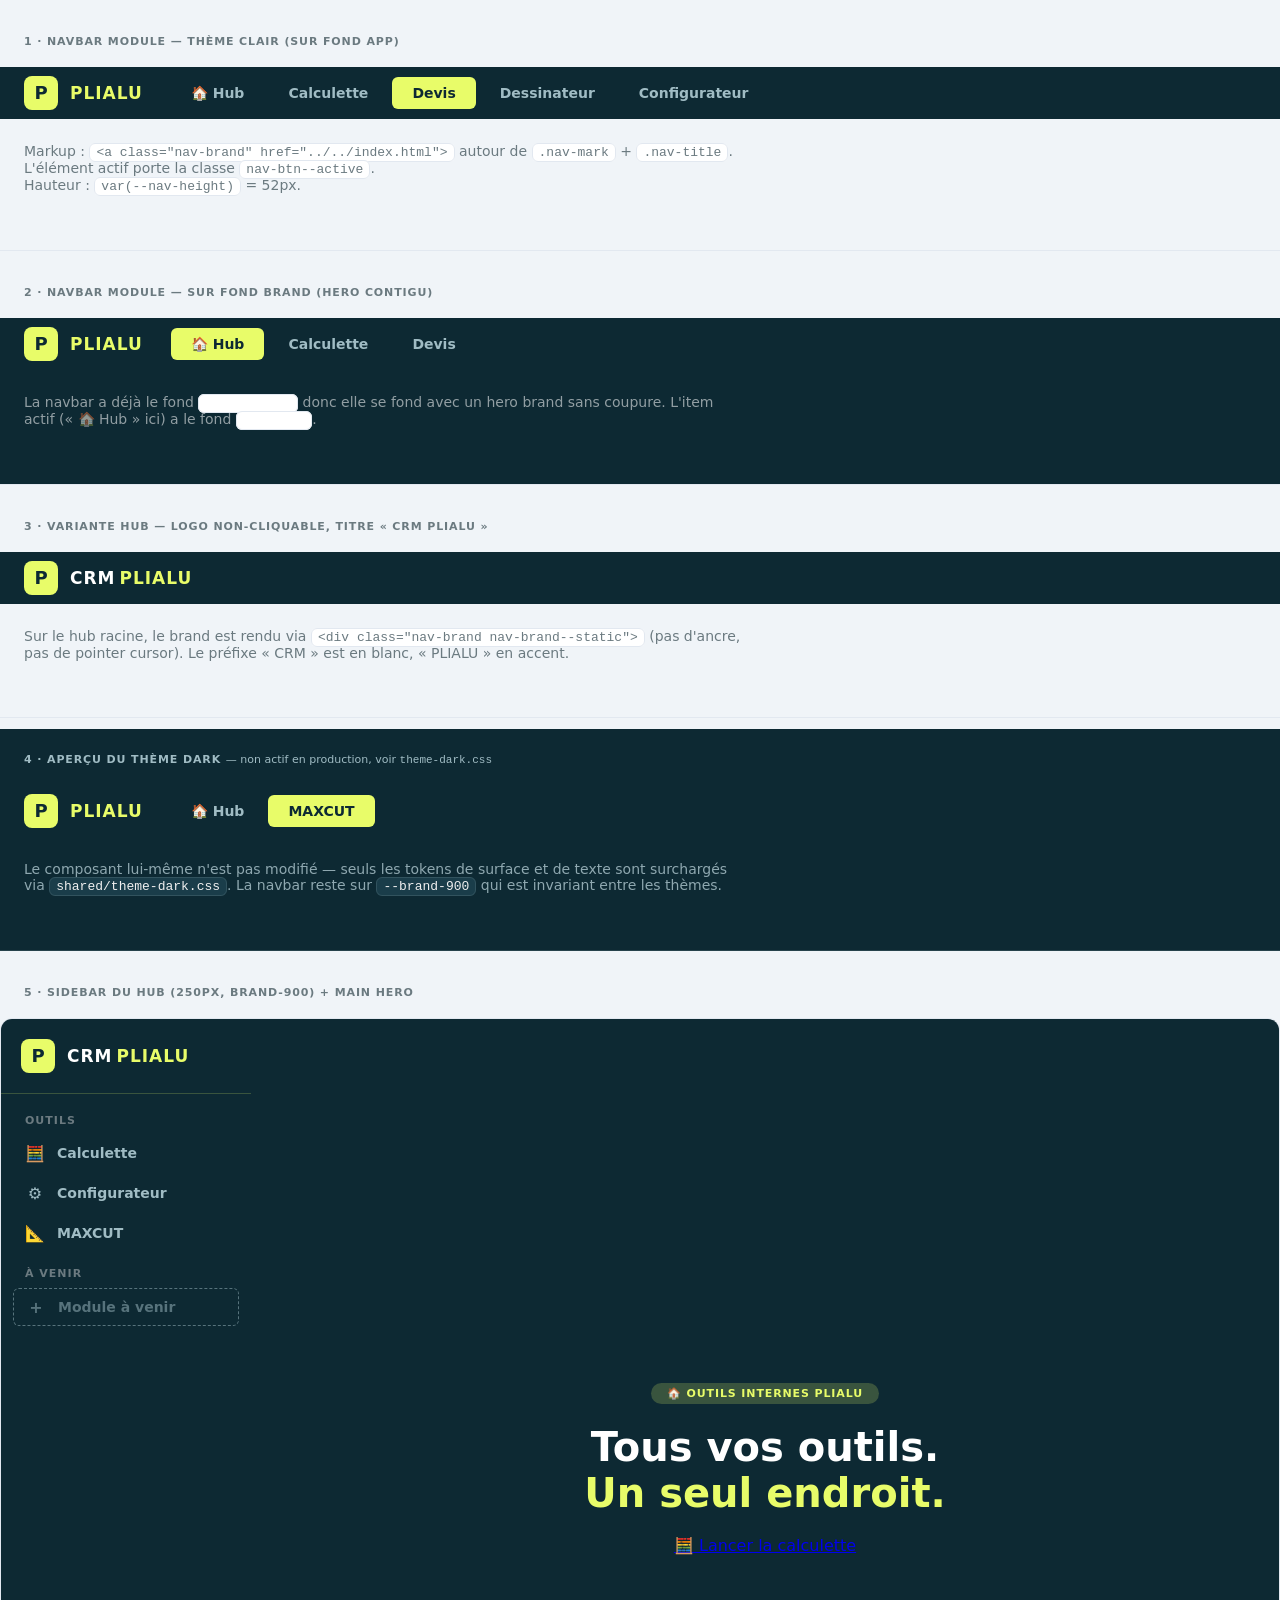
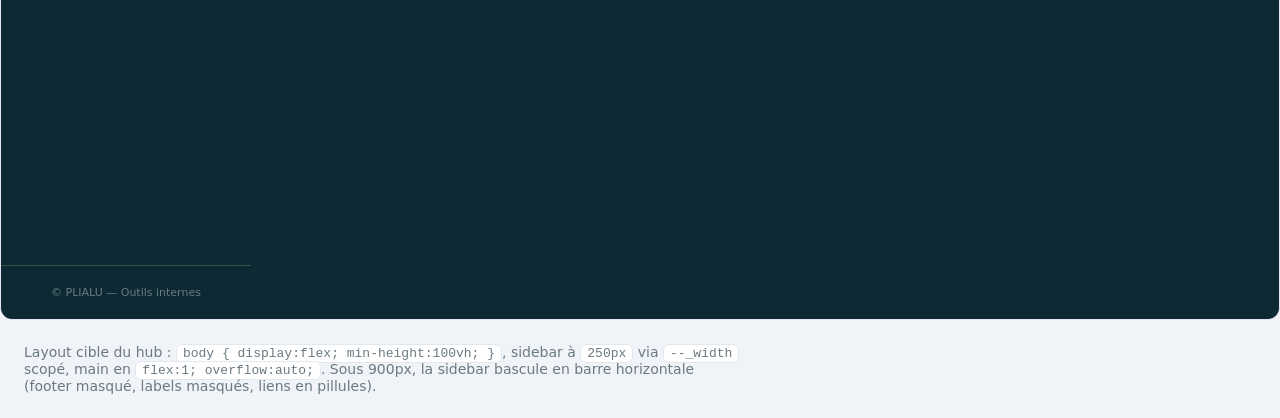
<file: shared/preview.html>
<!DOCTYPE html>
<html lang="fr">
<head>
  <meta charset="UTF-8">
  <meta name="viewport" content="width=device-width,initial-scale=1">
  <title>PLIALU — Preview composants partagés</title>
  <!-- tokens d'abord, puis composants -->
  <link rel="stylesheet" href="tokens.css">
  <link rel="stylesheet" href="components/navbar.css">
  <link rel="stylesheet" href="components/sidebar.css">
  <style>
    /* ─── Styles propres à la preview, pas à intégrer ─────── */
    body {
      margin: 0;
      font-family: var(--font-sans);
      background: var(--bg-app);
      color: var(--text-primary);
    }
    .preview-section {
      border-bottom: 1px solid var(--border-soft);
    }
    .preview-section:last-child { border-bottom: none; }
    .preview-label {
      font-family: var(--font-sans);
      font-size: var(--text-xs);
      font-weight: 700;
      letter-spacing: 0.08em;
      text-transform: uppercase;
      color: var(--text-muted);
      padding: var(--space-6) var(--space-6) var(--space-2);
    }
    .preview-frame {
      background: var(--bg-app);
      padding-bottom: var(--space-8);
    }
    .preview-frame--brand {
      background: var(--brand-900);
      color: var(--text-on-brand);
    }
    .preview-frame--brand .preview-fill {
      color: rgba(255, 255, 255, 0.55);
    }
    .preview-fill {
      padding: var(--space-6);
      font-size: var(--text-base);
      color: var(--text-muted);
      max-width: 720px;
    }
    .preview-fill code {
      background: var(--bg-elevated);
      border: 1px solid var(--border-soft);
      padding: 1px 6px;
      border-radius: var(--radius-sm);
      font-family: 'Courier New', monospace;
      font-size: var(--text-sm);
    }

    /* Wrapper isolant le thème dark sur une portion de la page */
    .dark-scope {
      /* Recopie inline des surcharges de theme-dark.css :
         on ne peut pas inclure 2 fichiers tokens dans la même
         page sans qu'ils s'écrasent au :root global, donc on
         redéfinit ici dans une portée locale pour la preview. */
      --bg-app:        #0d2933;
      --bg-elevated:   #1a3d4a;
      --bg-secondary:  #0a1f28;
      --text-primary:  #f0f0f0;
      --text-muted:    #8fa8b0;
      --border-soft:   rgba(143, 168, 176, 0.2);
      --border-strong: rgba(143, 168, 176, 0.4);
      --success-text:  #4caf82;
      --warning-text:  #f0a500;
      --danger:        #e05555;
      background: var(--bg-app);
      color: var(--text-primary);
    }
    .dark-scope .preview-fill { color: var(--text-muted); }
    .dark-scope .preview-fill code {
      background: var(--bg-elevated);
      border-color: var(--border-soft);
      color: var(--text-primary);
    }
  </style>
</head>
<body>

<!-- ════════════════════════════════════════════════════════════
     1 — Navbar canonique d'un module (variante par défaut)
════════════════════════════════════════════════════════════ -->
<section class="preview-section">
  <p class="preview-label">1 · Navbar module — thème clair (sur fond app)</p>
  <div class="preview-frame">
    <nav class="nav">
      <a class="nav-brand" href="#" title="Retour au hub CRM">
        <span class="nav-mark">P</span>
        <span class="nav-title">PLIALU</span>
      </a>
      <ul class="nav-links">
        <li><a class="nav-btn" href="#">🏠 Hub</a></li>
        <li><a class="nav-btn" href="#">Calculette</a></li>
        <li><a class="nav-btn nav-btn--active" href="#">Devis</a></li>
        <li><a class="nav-btn" href="#">Dessinateur</a></li>
        <li><a class="nav-btn" href="#">Configurateur</a></li>
      </ul>
    </nav>
    <div class="preview-fill">
      Markup : <code>&lt;a class="nav-brand" href="../../index.html"&gt;</code>
      autour de <code>.nav-mark</code> + <code>.nav-title</code>.<br>
      L'élément actif porte la classe <code>nav-btn--active</code>.<br>
      Hauteur : <code>var(--nav-height)</code> = 52px.
    </div>
  </div>
</section>

<!-- ════════════════════════════════════════════════════════════
     2 — Navbar collée à un hero brand (continuité visuelle)
════════════════════════════════════════════════════════════ -->
<section class="preview-section">
  <p class="preview-label">2 · Navbar module — sur fond brand (hero contigu)</p>
  <div class="preview-frame preview-frame--brand">
    <nav class="nav">
      <a class="nav-brand" href="#" title="Retour au hub CRM">
        <span class="nav-mark">P</span>
        <span class="nav-title">PLIALU</span>
      </a>
      <ul class="nav-links">
        <li><a class="nav-btn nav-btn--active" href="#">🏠 Hub</a></li>
        <li><a class="nav-btn" href="#">Calculette</a></li>
        <li><a class="nav-btn" href="#">Devis</a></li>
      </ul>
    </nav>
    <div class="preview-fill">
      La navbar a déjà le fond <code>--brand-900</code> donc elle se fond avec un hero brand sans coupure.
      L'item actif (« 🏠 Hub » ici) a le fond <code>--accent</code>.
    </div>
  </div>
</section>

<!-- ════════════════════════════════════════════════════════════
     3 — Variante HUB (« CRM PLIALU », non-cliquable)
════════════════════════════════════════════════════════════ -->
<section class="preview-section">
  <p class="preview-label">3 · Variante hub — logo non-cliquable, titre « CRM PLIALU »</p>
  <div class="preview-frame">
    <nav class="nav">
      <div class="nav-brand nav-brand--static" title="Hub CRM PLIALU">
        <span class="nav-mark">P</span>
        <span class="nav-title nav-title--hub">
          <span class="nav-title-prefix">CRM</span>PLIALU
        </span>
      </div>
    </nav>
    <div class="preview-fill">
      Sur le hub racine, le brand est rendu via <code>&lt;div class="nav-brand nav-brand--static"&gt;</code>
      (pas d'ancre, pas de pointer cursor). Le préfixe « CRM » est en blanc, « PLIALU » en accent.
    </div>
  </div>
</section>

<!-- ════════════════════════════════════════════════════════════
     4 — Thème sombre (référence visuelle, non actif en production)
════════════════════════════════════════════════════════════ -->
<section class="preview-section dark-scope">
  <p class="preview-label" style="color:var(--text-disabled)">
    4 · Aperçu du thème dark <em style="font-style:normal;text-transform:none;letter-spacing:0;font-weight:500">— non actif en production, voir <code>theme-dark.css</code></em>
  </p>
  <div class="preview-frame">
    <nav class="nav">
      <a class="nav-brand" href="#" title="Retour au hub CRM">
        <span class="nav-mark">P</span>
        <span class="nav-title">PLIALU</span>
      </a>
      <ul class="nav-links">
        <li><a class="nav-btn" href="#">🏠 Hub</a></li>
        <li><a class="nav-btn nav-btn--active" href="#">MAXCUT</a></li>
      </ul>
    </nav>
    <div class="preview-fill">
      Le composant lui-même n'est pas modifié — seuls les tokens de surface et de texte
      sont surchargés via <code>shared/theme-dark.css</code>. La navbar reste sur
      <code>--brand-900</code> qui est invariant entre les thèmes.
    </div>
  </div>
</section>

<!-- ════════════════════════════════════════════════════════════
     5 — Sidebar du hub + main hero (aperçu réduit)
════════════════════════════════════════════════════════════ -->
<section class="preview-section">
  <p class="preview-label">5 · Sidebar du hub (250px, brand-900) + main hero</p>
  <div class="preview-frame" style="padding-bottom:0">
    <!-- Wrapper pour simuler le layout flex du hub -->
    <div style="display:flex; min-height:520px; align-items:stretch; border:1px solid var(--border-soft); border-radius:var(--radius-lg); overflow:hidden;">

      <aside class="sidebar" style="position:static">
        <div class="sidebar-header">
          <span class="sidebar-mark">P</span>
          <span class="sidebar-title">
            <span class="sidebar-title-prefix">CRM</span>PLIALU
          </span>
        </div>

        <nav class="sidebar-section">
          <div class="sidebar-section-label">Outils</div>
          <ul class="sidebar-links">
            <li><a class="sidebar-link" href="#"><span class="sidebar-link-icon">🧮</span>Calculette</a></li>
            <li><a class="sidebar-link" href="#"><span class="sidebar-link-icon">⚙️</span>Configurateur</a></li>
            <li><a class="sidebar-link" href="#"><span class="sidebar-link-icon">📐</span>MAXCUT</a></li>
          </ul>
        </nav>

        <div class="sidebar-section">
          <div class="sidebar-section-label">À venir</div>
          <ul class="sidebar-links">
            <li><span class="sidebar-link sidebar-link--placeholder"><span class="sidebar-link-icon">+</span>Module à venir</span></li>
          </ul>
        </div>

        <div class="sidebar-footer">© PLIALU — Outils internes</div>
      </aside>

      <!-- Aperçu du hero qui ira à droite (markup minimal pour preview) -->
      <main style="flex:1; background:var(--brand-900); color:var(--text-on-brand); padding:var(--space-8); display:flex; flex-direction:column; justify-content:center; align-items:center; gap:var(--space-5);">
        <span style="display:inline-block; padding:var(--space-1) var(--space-4); background:var(--accent-glow); color:var(--accent); border-radius:var(--radius-lg); font-size:var(--text-xs); font-weight:700; letter-spacing:0.08em; text-transform:uppercase;">🏠 Outils internes PLIALU</span>
        <h1 style="margin:0; font-size:2.5rem; font-weight:900; text-align:center; line-height:1.15;">
          Tous vos outils.<br>
          <span style="color:var(--accent);">Un seul endroit.</span>
        </h1>
        <div style="display:flex; gap:var(--space-3); flex-wrap:wrap; justify-content:center;">
          <a class="btn btn-primary" href="#">🧮 Lancer la calculette</a>
          <span style="display:none">(les CTA secondaires apparaissent sur fond brand — preview)</span>
        </div>
      </main>

    </div>

    <div class="preview-fill">
      Layout cible du hub : <code>body { display:flex; min-height:100vh; }</code>,
      sidebar à <code>250px</code> via <code>--_width</code> scopé, main en
      <code>flex:1; overflow:auto;</code>.
      Sous 900px, la sidebar bascule en barre horizontale (footer masqué,
      labels masqués, liens en pillules).
    </div>
  </div>
</section>

</body>
</html>
</file>
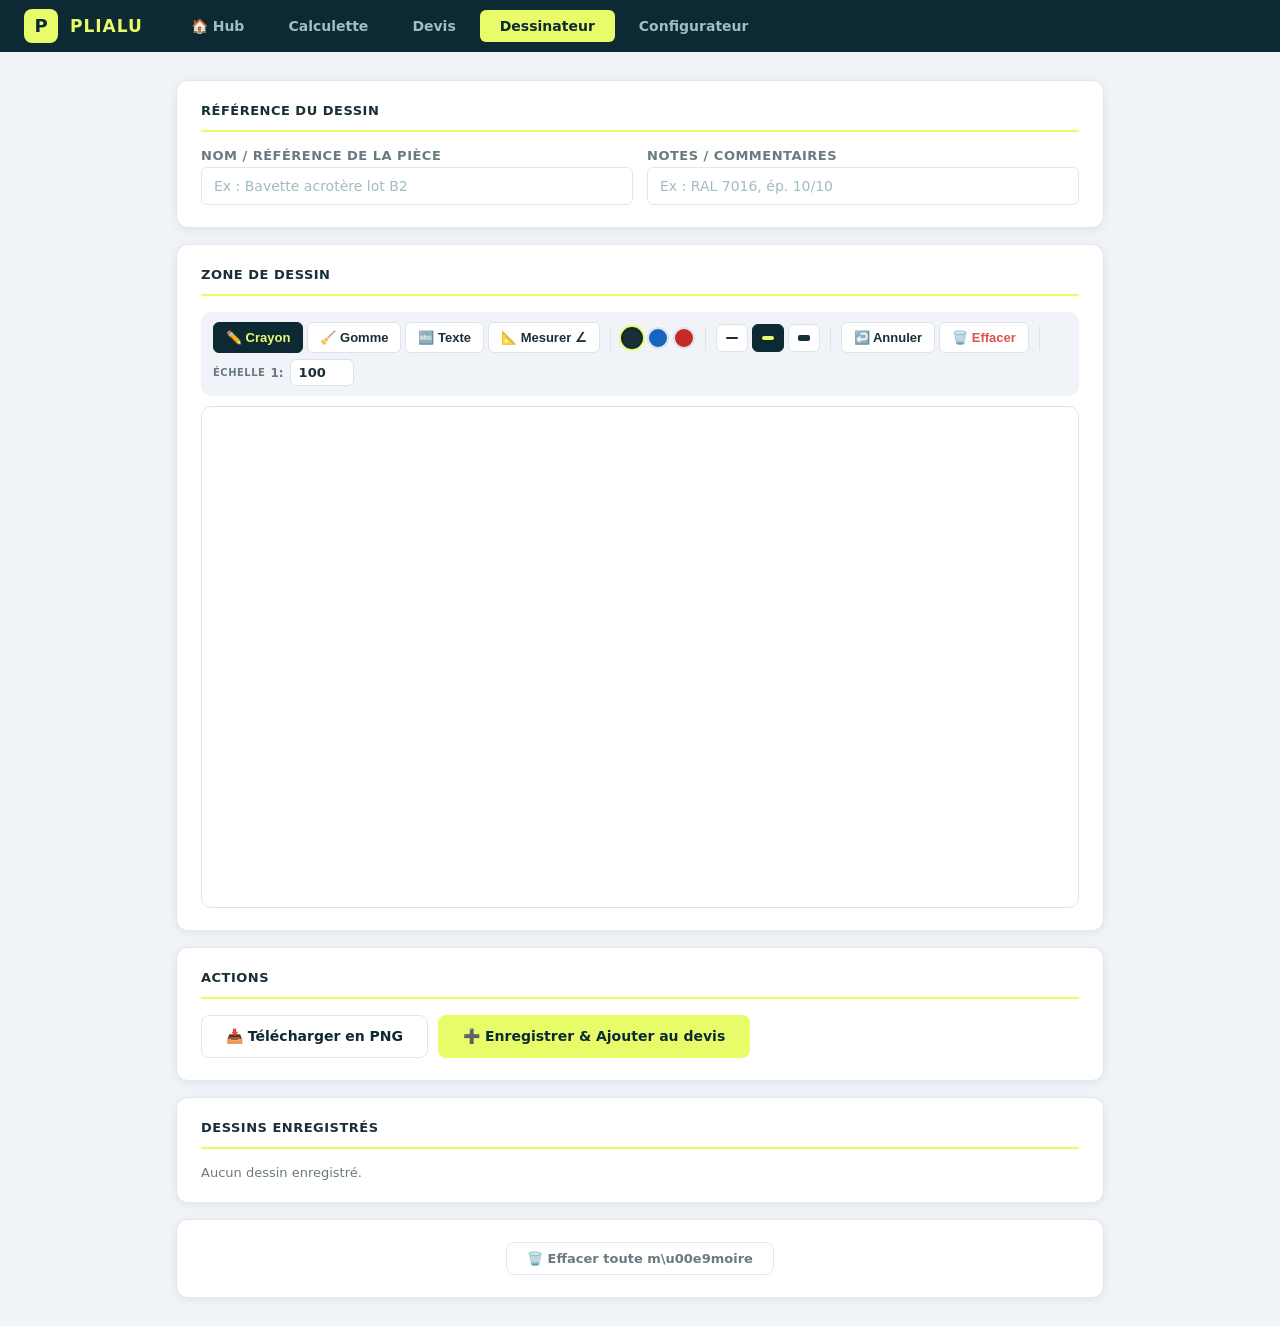
<file: modules/calculette/dessinateur.html>
<!DOCTYPE html>
<html lang="fr">
<head>
  <meta charset="UTF-8">
  <meta name="viewport" content="width=device-width,initial-scale=1">
  <title>PLIALU — Dessinateur</title>
  <link rel="stylesheet" href="../../shared/tokens.css">
  <link rel="stylesheet" href="../../shared/components/navbar.css">
  <link rel="stylesheet" href="../../shared/components/buttons.css">
  <link rel="stylesheet" href="../../shared/components/card.css">
  <link rel="stylesheet" href="../../shared/components/form.css">
  <link rel="stylesheet" href="../../shared/components/save-indicator.css">
  <script src="../../shared/js/storage.js"></script>
  <style>
    *{box-sizing:border-box;margin:0;padding:0}
    body{font-family:var(--font-sans);background:var(--bg-app);color:var(--text-primary);min-height:100vh}

    .page{max-width:960px;margin:28px auto;padding:0 16px}



    .grid2{display:grid;grid-template-columns:1fr 1fr;gap:14px}
    @media(max-width:600px){.grid2{grid-template-columns:1fr}}

    .toolbar{display:flex;flex-wrap:wrap;align-items:center;gap:6px;margin-bottom:10px;padding:10px 12px;background:#f0f4f8;border-radius:10px}
    .toolbar-group{display:flex;align-items:center;gap:4px}
    .toolbar-sep{width:1px;height:24px;background:#dde3e8;margin:0 4px}
    .tool-btn{padding:7px 12px;border:1.5px solid #dde3e8;border-radius:6px;cursor:pointer;font-size:13px;font-weight:600;background:#fff;color:#1a2e38;transition:.15s;display:inline-flex;align-items:center;gap:5px;white-space:nowrap}
    .tool-btn:hover{border-color:#0d2933;background:#f8fafc}
    .tool-btn.active{background:#0d2933;color:#e8fc69;border-color:#0d2933}
    .tool-btn.danger{color:var(--danger)}
    .tool-btn.danger:hover{background:var(--danger);color:#fff;border-color:var(--danger)}

    .swatch{width:22px;height:22px;border-radius:50%;border:2px solid #dde3e8;cursor:pointer;transition:.15s;flex-shrink:0}
    .swatch:hover{transform:scale(1.15)}
    .swatch.active{border-color:#0d2933;box-shadow:0 0 0 2px #e8fc69}

    .stroke-btn{width:32px;height:28px;border:1.5px solid #dde3e8;border-radius:6px;cursor:pointer;background:#fff;display:flex;align-items:center;justify-content:center;transition:.15s}
    .stroke-btn:hover{border-color:#0d2933}
    .stroke-btn.active{background:#0d2933;border-color:#0d2933}
    .stroke-btn.active .stroke-line{background:#e8fc69}
    .stroke-line{border-radius:2px;background:#1a2e38}

    .canvas-wrap{position:relative;border:1.5px solid #dde3e8;border-radius:10px;overflow:hidden;background:#fff;touch-action:none}
    #drawCanvas{display:block;width:100%;cursor:crosshair}

    /* Draw HUD — live cotation overlay */
    #drawHUD{position:absolute;display:none;pointer-events:none;background:rgba(13,41,51,0.87);color:#e8fc69;padding:4px 10px;border-radius:6px;font-size:12px;font-weight:700;z-index:30;white-space:nowrap;font-family:'Segoe UI',sans-serif}
    /* Guide canvas (croix fictives) */
    #guideCanvas{position:absolute;top:0;left:0;pointer-events:none;z-index:5}
    /* Outil angle — aide contextuelle */
    #angleHint{position:absolute;bottom:10px;left:50%;transform:translateX(-50%);background:rgba(13,41,51,0.82);color:#e8fc69;padding:5px 14px;border-radius:6px;font-size:12px;font-weight:600;z-index:35;pointer-events:none;white-space:nowrap;display:none}
    /* Résultat angle */
    #angleResult{position:absolute;display:none;background:#fff;border:1.5px solid #0d2933;border-radius:10px;padding:10px 14px;z-index:36;font-size:13px;font-weight:600;color:#1a2e38;box-shadow:0 4px 14px rgba(0,0,0,.13);white-space:nowrap;min-width:180px}
    #angleResult .ar-val{font-size:22px;font-weight:800;color:var(--danger);display:block;margin-bottom:6px}
    #angleResult .ar-btns{display:flex;gap:6px}
    #angleResult .ar-btn{padding:4px 10px;border:1.5px solid #dde3e8;border-radius:6px;cursor:pointer;font-size:12px;font-weight:600;background:#f0f4f8;color:#1a2e38;transition:.15s}
    #angleResult .ar-btn:hover{border-color:#0d2933}
    /* Scale input */
    #scaleInput{width:64px;padding:5px 8px;border:1.5px solid #dde3e8;border-radius:6px;font-size:13px;font-weight:600;color:#1a2e38;background:#fff;transition:border .2s}
    #scaleInput:focus{outline:none;border-color:#0d2933}

    /* Text input overlay */
    #textOverlay{position:absolute;display:none;z-index:20}
    #textOverlay input{font-size:16px;padding:4px 8px;border:2px solid #0d2933;border-radius:6px;outline:none;background:#fff;min-width:140px;font-family:'Segoe UI',sans-serif}

    /* Draggable text labels */
    .text-label{position:absolute;cursor:grab;user-select:none;-webkit-user-select:none;z-index:10;font-family:'Segoe UI',sans-serif;font-weight:600;white-space:nowrap;padding:2px 4px;border-radius:3px;transition:box-shadow .15s}
    .text-label:hover{box-shadow:0 0 0 2px rgba(232,252,105,0.6)}
    .text-label.dragging{cursor:grabbing;box-shadow:0 0 0 2px #e8fc69;opacity:.85}
    .text-label .del-label{display:none;position:absolute;top:-10px;left:-10px;width:18px;height:18px;background:var(--danger);color:#fff;border:none;border-radius:50%;font-size:10px;cursor:pointer;align-items:center;justify-content:center;line-height:1}
    .text-label:hover .del-label{display:flex}
    .resize-handle{position:absolute;width:10px;height:10px;background:#0d2933;border:2px solid #e8fc69;border-radius:2px;display:none;z-index:15}
    .text-label:hover .resize-handle,.text-label.dragging .resize-handle{display:block}
    .resize-handle.ne{top:-5px;right:-5px;cursor:ne-resize}
    .resize-handle.sw{bottom:-5px;left:-5px;cursor:sw-resize}
    .resize-handle.se{bottom:-5px;right:-5px;cursor:se-resize}

    .actions{display:flex;flex-wrap:wrap;gap:10px;align-items:center}

    .msg-ok{display:none;padding:10px 16px;background:var(--success-bg);color:var(--success-text);border-radius:8px;font-size:13px;font-weight:600;margin-top:10px;align-items:center;gap:6px}
    .msg-ok.show{display:inline-flex}

    .saved-list{margin-top:4px}
    .saved-item{display:flex;align-items:center;gap:12px;padding:10px 12px;border:1px solid #eef1f4;border-radius:8px;margin-bottom:8px;background:#fafbfc}
    .saved-item img{width:80px;height:50px;object-fit:contain;border-radius:4px;border:1px solid #dde3e8;background:#fff}
    .saved-item-info{flex:1;min-width:0}
    .saved-item-name{font-weight:700;font-size:13px;white-space:nowrap;overflow:hidden;text-overflow:ellipsis}
    .saved-item-date{font-size:11px;color:#6b7a80}
    .saved-item-del{background:none;border:none;color:#c0c8cc;cursor:pointer;font-size:16px;padding:4px;transition:.15s}
    .saved-item-del:hover{color:var(--danger)}

    @media(max-width:600px){
      .toolbar{gap:4px;padding:8px}
      .tool-btn{padding:6px 8px;font-size:12px}
    }
  </style>
</head>
<body>

<nav class="nav">
  <a class="nav-brand" href="../../index.html" title="Retour au hub CRM">
    <span class="nav-mark">P</span>
    <span class="nav-title">PLIALU</span>
  </a>
  <ul class="nav-links">
    <li><a class="nav-btn" href="../../index.html">🏠 Hub</a></li>
    <li><a class="nav-btn" href="calcul.html">Calculette</a></li>
    <li><a class="nav-btn" href="devis.html">Devis</a></li>
    <li><a class="nav-btn nav-btn--active" href="dessinateur.html">Dessinateur</a></li>
    <li><a class="nav-btn" href="../configurateur/index.html">Configurateur</a></li>
  </ul>
</nav>

<div class="page">

  <div class="card">
    <div class="card-title">Référence du dessin</div>
    <div class="grid2">
      <div>
        <label for="refName">Nom / Référence de la pièce</label>
        <input type="text" id="refName" placeholder="Ex : Bavette acrotère lot B2">
      </div>
      <div>
        <label for="refNotes">Notes / Commentaires</label>
        <input type="text" id="refNotes" placeholder="Ex : RAL 7016, ép. 10/10">
      </div>
    </div>
  </div>

  <div class="card">
    <div class="card-title">Zone de dessin</div>

    <div class="toolbar">
      <div class="toolbar-group">
        <button class="tool-btn active" data-tool="pen" title="Tracer une ligne">✏️ Crayon</button>
        <button class="tool-btn" data-tool="eraser" title="Gomme">🧹 Gomme</button>
        <button class="tool-btn" data-tool="text" title="Ajouter un texte (double-clic pour modifier)">🔤 Texte</button>
        <button class="tool-btn" data-tool="angle" title="Mesurer l'angle entre 2 segments : clic A, sommet, clic C">📐 Mesurer ∠</button>
      </div>

      <div class="toolbar-sep"></div>

      <div class="toolbar-group">
        <div class="swatch active" data-color="#1a2e38" style="background:#1a2e38" title="Noir"></div>
        <div class="swatch" data-color="#1565c0" style="background:#1565c0" title="Bleu"></div>
        <div class="swatch" data-color="#c62828" style="background:#c62828" title="Rouge"></div>
      </div>

      <div class="toolbar-sep"></div>

      <div class="toolbar-group">
        <button class="stroke-btn" data-size="2" title="Fin"><div class="stroke-line" style="width:12px;height:2px"></div></button>
        <button class="stroke-btn active" data-size="4" title="Moyen"><div class="stroke-line" style="width:12px;height:4px"></div></button>
        <button class="stroke-btn" data-size="8" title="Épais"><div class="stroke-line" style="width:12px;height:6px"></div></button>
      </div>

      <div class="toolbar-sep"></div>

      <div class="toolbar-group">
        <button class="tool-btn" id="btnUndo" title="Annuler">↩️ Annuler</button>
        <button class="tool-btn danger" id="btnClear" title="Tout effacer">🗑️ Effacer</button>
      </div>

      <div class="toolbar-sep"></div>

      <div class="toolbar-group" style="align-items:center;gap:5px">
        <span style="font-size:10px;font-weight:700;color:#6b7a80;text-transform:uppercase;letter-spacing:.5px">Échelle</span>
        <span style="font-size:12px;font-weight:600;color:#6b7a80;margin-right:1px">1:</span>
        <input type="number" id="scaleInput" value="100" min="1" max="10000" title="Dénominateur de l'échelle (ex: 100 pour 1:100)">
      </div>
    </div>

    <div class="canvas-wrap" id="canvasWrap">
      <canvas id="drawCanvas" width="900" height="500"></canvas>
      <div id="textOverlay">
        <input type="text" id="textInput" placeholder="Saisir texte…">
      </div>
      <canvas id="guideCanvas"></canvas>
      <div id="drawHUD"></div>
      <div id="angleHint"></div>
      <div id="angleResult"></div>
    </div>
  </div>

  <div class="card">
    <div class="card-title">Actions</div>
    <div class="actions">
      <button class="btn btn-secondary" id="btnDownload">📥 Télécharger en PNG</button>
      <button class="btn btn-primary" id="btnSave">➕ Enregistrer &amp; Ajouter au devis</button>
    </div>
    <div class="msg-ok" id="msgOk">✅ Dessin enregistré et ajouté au devis !</div>
  </div>

  <div class="card">
    <div class="card-title">Dessins enregistrés</div>
    <div id="savedList" class="saved-list">
      <p style="color:#6b7a80;font-size:13px">Aucun dessin enregistré.</p>
    </div>
  </div>

  <!-- RESET GLOBAL -->
  <div class="card" style="text-align:center">
    <button class="btn btn-reset" onclick="if(confirm('Effacer TOUTE la m\u00e9moire du projet (calculette, devis, dessinateur) ?')){localStorage.removeItem('plialu_project_data');localStorage.removeItem('plialu-devis');localStorage.removeItem('plialu-devis-dessins');location.reload();}">🗑️ Effacer toute m\u00e9moire</button>
  </div>

</div>

<script>
(() => {
  const canvas = document.getElementById('drawCanvas');
  const ctx = canvas.getContext('2d');
  const wrap = document.getElementById('canvasWrap');

  function resizeCanvas() {
    const rect = wrap.getBoundingClientRect();
    const w = rect.width;
    const h = 500;
    const dpr = window.devicePixelRatio || 1;
    canvas.width = w * dpr;
    canvas.height = h * dpr;
    canvas.style.width = w + 'px';
    canvas.style.height = h + 'px';
    ctx.setTransform(dpr, 0, 0, dpr, 0, 0);
    // Guide canvas — même taille, même DPR
    guideCanvas.width = w * dpr;
    guideCanvas.height = h * dpr;
    guideCanvas.style.width = w + 'px';
    guideCanvas.style.height = h + 'px';
    gctx.setTransform(dpr, 0, 0, dpr, 0, 0);
    restoreFromHistory();
  }

  let tool = 'pen';
  let color = '#1a2e38';
  let lineWidth = 4;
  let drawing = false;
  let history = [];
  let startPoint = null;
  let snapshotBeforeLine = null;

  // ── Cotation / échelle ──
  const hud = document.getElementById('drawHUD');
  let scale = 100;       // dénominateur de 1:N
  const SNAP_PX = 15;   // rayon de snap (px)
  let lastSegEnd = null; // fin du dernier segment — snap d'enchaînement
  // ── Canvas de guides (croix fictives) ──
  const guideCanvas = document.getElementById('guideCanvas');
  const gctx = guideCanvas.getContext('2d');

  document.getElementById('scaleInput').addEventListener('input', e => {
    const v = parseInt(e.target.value);
    if (v > 0) scale = v;
  });

  // 1 px CSS ≈ 0.2646 mm à 96 dpi → mm réel = px * (25.4/96) * scale
  function pxToMm(px) {
    return Math.round(px * (25.4 / 96) * scale);
  }

  // Angle d'un segment (°, 0° = droite, 90° = haut, sens trigo)
  function segAngleDeg(from, to) {
    const dx = to.x - from.x;
    const dy = -(to.y - from.y); // inverser Y canvas
    let a = Math.atan2(dy, dx) * 180 / Math.PI;
    if (a < 0) a += 360;
    return a;
  }

  // ══════════════════════════════════════════
  // Guides (croix fictives) — canvas overlay
  // ══════════════════════════════════════════
  function clearGuides() {
    gctx.clearRect(0, 0, wrap.clientWidth, 500);
  }

  function drawGuides(p) {
    const w = wrap.clientWidth;
    const h = 500;
    gctx.clearRect(0, 0, w, h);

    if (tool !== 'pen' && tool !== 'angle') return;

    // ── Croix pointillée dès le 1er clic ──
    if (tool === 'pen') {
      gctx.save();
      gctx.strokeStyle = 'rgba(100,149,237,0.38)';
      gctx.lineWidth = 1;
      gctx.setLineDash([5, 5]);
      // Verticale
      gctx.beginPath(); gctx.moveTo(p.x, 0); gctx.lineTo(p.x, h); gctx.stroke();
      // Horizontale
      gctx.beginPath(); gctx.moveTo(0, p.y); gctx.lineTo(w, p.y);  gctx.stroke();
      gctx.restore();
    }

  }

  // ══════════════════════════════════════════
  // Outil "Mesurer angle" — 3 clics : A, sommet B, C
  // ══════════════════════════════════════════
  let anglePts = [];  // accumule jusqu'à 3 points
  const angleHint   = document.getElementById('angleHint');
  const angleResult = document.getElementById('angleResult');

  const ANGLE_HINTS = [
    'Clic 1/3 — point A (premier bras)',
    'Clic 2/3 — sommet de l\'angle',
    'Clic 3/3 — point C (deuxième bras)',
  ];

  function setAngleHint(idx) {
    if (idx < 0) { angleHint.style.display = 'none'; return; }
    angleHint.textContent = ANGLE_HINTS[idx];
    angleHint.style.display = 'block';
  }

  function computeAngle(a, b, c) {
    const v1x = a.x - b.x, v1y = a.y - b.y;
    const v2x = c.x - b.x, v2y = c.y - b.y;
    const dot = v1x*v2x + v1y*v2y;
    const cos = dot / (Math.hypot(v1x, v1y) * Math.hypot(v2x, v2y));
    return Math.round(Math.acos(Math.max(-1, Math.min(1, cos))) * 180 / Math.PI);
  }

  function drawAngleOverlay(cursor) {
    const w = wrap.clientWidth, h = 500;
    gctx.clearRect(0, 0, w, h);
    gctx.save();
    gctx.strokeStyle = 'rgba(198,40,40,0.7)';
    gctx.lineWidth = 1.5;
    gctx.setLineDash([4, 4]);

    if (anglePts.length >= 1) {
      // Point A
      gctx.beginPath();
      gctx.arc(anglePts[0].x, anglePts[0].y, 5, 0, Math.PI * 2);
      gctx.fillStyle = 'rgba(198,40,40,0.7)';
      gctx.fill();
    }
    if (anglePts.length === 1) {
      // Ligne A → curseur
      gctx.beginPath(); gctx.moveTo(anglePts[0].x, anglePts[0].y); gctx.lineTo(cursor.x, cursor.y); gctx.stroke();
    }
    if (anglePts.length >= 2) {
      // Point B (sommet)
      gctx.beginPath();
      gctx.arc(anglePts[1].x, anglePts[1].y, 5, 0, Math.PI * 2);
      gctx.fillStyle = '#c62828';
      gctx.fill();
      // Ligne A → B
      gctx.beginPath(); gctx.moveTo(anglePts[0].x, anglePts[0].y); gctx.lineTo(anglePts[1].x, anglePts[1].y); gctx.stroke();
      // Ligne B → curseur
      gctx.beginPath(); gctx.moveTo(anglePts[1].x, anglePts[1].y); gctx.lineTo(cursor.x, cursor.y); gctx.stroke();
      // Angle live au sommet
      const ang = computeAngle(anglePts[0], anglePts[1], cursor);
      gctx.font = 'bold 13px "Segoe UI", sans-serif';
      gctx.fillStyle = '#c62828';
      gctx.setLineDash([]);
      gctx.lineWidth = 3;
      gctx.strokeStyle = 'rgba(255,255,255,0.9)';
      const tx = anglePts[1].x + 18, ty = anglePts[1].y - 10;
      gctx.strokeText(ang + '°', tx, ty);
      gctx.fillText(ang + '°', tx, ty);
    }
    gctx.restore();
  }

  function showAngleResult(vertex, ang) {
    angleResult.innerHTML =
      `<span class="ar-val">${ang}°</span>` +
      `<div class="ar-btns">` +
        `<button class="ar-btn" id="arCopy">Copier</button>` +
        `<button class="ar-btn" id="arClose">Fermer</button>` +
      `</div>`;
    // Positionner près du sommet
    const rx = Math.min(vertex.x + 20, wrap.clientWidth - 200);
    const ry = Math.max(vertex.y - 80, 10);
    angleResult.style.left = rx + 'px';
    angleResult.style.top  = ry + 'px';
    angleResult.style.display = 'block';
    document.getElementById('arCopy').addEventListener('click', () => {
      navigator.clipboard?.writeText(ang + '°').catch(() => {});
      document.getElementById('arCopy').textContent = 'Copié !';
    });
    document.getElementById('arClose').addEventListener('click', () => {
      angleResult.style.display = 'none';
    });
  }

  function resetAngleTool() {
    anglePts = [];
    setAngleHint(-1);
    clearGuides();
  }

  // ── Guides sur survol (hors dessin actif) ──
  canvas.addEventListener('mousemove', (e) => {
    if (drawing) return; // géré dans moveDraw
    const p = getPos(e);
    if (tool === 'angle') { drawAngleOverlay(p); return; }
    if (tool !== 'pen') { clearGuides(); return; }
    drawGuides(p);
  });

  canvas.addEventListener('mouseleave', () => {
    clearGuides();
    if (tool === 'angle' && anglePts.length > 0) drawAngleOverlay({ x: -9999, y: -9999 });
  });

  // ── Effacer guides quand on change d'outil ──
  document.querySelectorAll('[data-tool]').forEach(btn => {
    btn.addEventListener('click', () => {
      resetAngleTool();
      angleResult.style.display = 'none';
      clearGuides();
      if (btn.dataset.tool === 'angle') setAngleHint(0);
    });
  });

  // ── Text labels (draggable overlays) ──
  let textLabels = []; // {id, text, x, y, color, fontSize, el}

  function saveState() {
    history.push(ctx.getImageData(0, 0, canvas.width, canvas.height));
    if (history.length > 50) history.shift();
  }

  function restoreFromHistory() {
    if (history.length) {
      ctx.putImageData(history[history.length - 1], 0, 0);
    } else {
      fillWhite();
    }
  }

  function fillWhite() {
    const w = canvas.width / (window.devicePixelRatio || 1);
    const h = canvas.height / (window.devicePixelRatio || 1);
    ctx.fillStyle = '#ffffff';
    ctx.fillRect(0, 0, w, h);
  }

  function clearCanvas() {
    saveState();
    fillWhite();
    textLabels.forEach(t => t.el.remove());
    textLabels = [];
    lastSegEnd = null;
    clearGuides();
  }

  function getPos(e) {
    const rect = canvas.getBoundingClientRect();
    const src = e.touches && e.touches.length ? e.touches[0] : (e.changedTouches && e.changedTouches.length ? e.changedTouches[0] : e);
    return { x: src.clientX - rect.left, y: src.clientY - rect.top };
  }

  function drawLine(from, to) {
    ctx.beginPath();
    ctx.moveTo(from.x, from.y);
    ctx.lineTo(to.x, to.y);
    ctx.lineCap = 'round';
    ctx.strokeStyle = color;
    ctx.lineWidth = lineWidth;
    ctx.globalCompositeOperation = 'source-over';
    ctx.stroke();
  }

  // ══════════════════════════════════════════
  // Drawing — straight lines (pen) + freehand (eraser)
  // ══════════════════════════════════════════
  function startDraw(e) {
    if (tool === 'text') return;
    e.preventDefault();
    const p = getPos(e);

    // ── Outil angle : accumule 3 points ──
    if (tool === 'angle') {
      anglePts.push({ ...p });
      if (anglePts.length === 3) {
        const ang = computeAngle(anglePts[0], anglePts[1], anglePts[2]);
        showAngleResult(anglePts[1], ang);
        clearGuides();
        anglePts = [];
        setAngleHint(0); // prêt pour une nouvelle mesure
      } else {
        setAngleHint(anglePts.length);
      }
      return;
    }

    drawing = true;
    saveState();

    if (tool === 'pen') {
      // Snap au dernier point si proche
      if (lastSegEnd && Math.hypot(p.x - lastSegEnd.x, p.y - lastSegEnd.y) < SNAP_PX) {
        startPoint = { ...lastSegEnd };
      } else {
        startPoint = p;
        lastSegEnd = null;
      }
      snapshotBeforeLine = ctx.getImageData(0, 0, canvas.width, canvas.height);
    } else {
      ctx.beginPath();
      ctx.moveTo(p.x, p.y);
      ctx.lineCap = 'round';
      ctx.lineJoin = 'round';
      ctx.globalCompositeOperation = 'destination-out';
      ctx.lineWidth = lineWidth * 5;
    }
  }

  function moveDraw(e) {
    if (!drawing) return;
    e.preventDefault();
    const p = getPos(e);

    if (tool === 'pen') {
      ctx.putImageData(snapshotBeforeLine, 0, 0);
      drawLine(startPoint, p);

      // HUD live
      const dist = Math.hypot(p.x - startPoint.x, p.y - startPoint.y);
      const mm   = pxToMm(dist);
      const deg  = Math.round(segAngleDeg(startPoint, p));
      hud.textContent = `${mm} mm  ·  ${deg}°`;
      hud.style.display = 'block';
      // Positionner le HUD sans déborder
      const hudW = 140;
      const hudX = (p.x + 16 + hudW < wrap.clientWidth) ? p.x + 16 : p.x - hudW - 4;
      const hudY = (p.y - 38 > 0) ? p.y - 38 : p.y + 8;
      hud.style.left = hudX + 'px';
      hud.style.top  = hudY + 'px';
      // Guides aussi pendant le drag
      drawGuides(p);
    } else {
      hud.style.display = 'none';
      ctx.lineTo(p.x, p.y);
      ctx.stroke();
      ctx.beginPath();
      ctx.moveTo(p.x, p.y);
    }
  }

  function endDraw(e) {
    if (!drawing) return;
    drawing = false;
    hud.style.display = 'none';

    if (tool === 'pen' && startPoint) {
      if (e.type !== 'mouseleave') {
        const p = getPos(e);
        ctx.putImageData(snapshotBeforeLine, 0, 0);
        drawLine(startPoint, p);

        const dist = Math.hypot(p.x - startPoint.x, p.y - startPoint.y);
        if (dist > 4) {
          lastSegEnd = { ...p };
        }
      }
      startPoint = null;
      snapshotBeforeLine = null;
    }

    ctx.globalCompositeOperation = 'source-over';
  }

  canvas.addEventListener('mousedown', startDraw);
  canvas.addEventListener('mousemove', moveDraw);
  canvas.addEventListener('mouseup', endDraw);
  canvas.addEventListener('mouseleave', endDraw);
  canvas.addEventListener('touchstart', startDraw, { passive: false });
  canvas.addEventListener('touchmove', moveDraw, { passive: false });
  canvas.addEventListener('touchend', endDraw);

  // ══════════════════════════════════════════
  // Text tool — creates draggable labels
  // ══════════════════════════════════════════
  const textOverlay = document.getElementById('textOverlay');
  const textInput = document.getElementById('textInput');

  canvas.addEventListener('click', (e) => {
    if (tool !== 'text') return;
    const p = getPos(e);
    textOverlay.style.display = 'block';
    textOverlay.style.left = p.x + 'px';
    textOverlay.style.top = (p.y - 16) + 'px';
    textInput.value = '';
    textInput.style.color = color;
    textInput.focus();
    textInput._pos = p;
  });

  function commitText() {
    const txt = textInput.value.trim();
    if (textInput._editLbl) {
      // Modifier un label existant
      if (txt) {
        textInput._editLbl.text = txt;
        textInput._editLbl.el.firstChild.nodeValue = txt;
      }
      textInput._editLbl = null;
    } else if (txt && textInput._pos) {
      const p = textInput._pos;
      const fontSize = Math.max(14, lineWidth * 4);
      createTextLabel(txt, p.x, p.y, color, fontSize);
    }
    textOverlay.style.display = 'none';
    textInput._pos = null;
  }

  textInput.addEventListener('keydown', (e) => {
    if (e.key === 'Enter') { e.preventDefault(); commitText(); }
    if (e.key === 'Escape') { textOverlay.style.display = 'none'; textInput._pos = null; }
  });
  textInput.addEventListener('blur', commitText);

  // ══════════════════════════════════════════
  // Draggable + resizable text label system
  // ══════════════════════════════════════════
  function createTextLabel(text, x, y, col, fontSize) {
    const id = 'lbl-' + Date.now();
    const el = document.createElement('div');
    el.className = 'text-label';
    el.style.left = x + 'px';
    el.style.top = (y - fontSize) + 'px';
    el.style.fontSize = fontSize + 'px';
    el.style.color = col;
    el.style.pointerEvents = 'auto';
    el.textContent = text;

    // Double-clic → rééditer le texte
    el.addEventListener('dblclick', (ev) => {
      ev.stopPropagation();
      textOverlay.style.display = 'block';
      textOverlay.style.left = el.offsetLeft + 'px';
      textOverlay.style.top  = el.offsetTop  + 'px';
      textInput.value = lbl.text;
      textInput.style.color    = lbl.color;
      textInput.style.fontSize = lbl.fontSize + 'px';
      textInput._editLbl = lbl;
      textInput._pos = null;
      textInput.focus();
      textInput.select();
    });

    const lbl = { id, text, x, y: y - fontSize, color: col, fontSize, el };

    // Delete button
    const del = document.createElement('button');
    del.className = 'del-label';
    del.textContent = '✕';
    del.addEventListener('click', (e) => {
      e.stopPropagation();
      el.remove();
      textLabels = textLabels.filter(t => t.id !== id);
      setTimeout(saveDessinateurData, 80);
    });
    el.appendChild(del);

    // ── Resize handles ──
    let isResizing = false;
    let resizeCorner = '';
    let resizeStartX = 0, resizeStartY = 0;
    let resizeStartFontSize = 0;
    let resizeStartLeft = 0, resizeStartTop = 0;

    ['ne', 'sw', 'se'].forEach(corner => {
      const handle = document.createElement('div');
      handle.className = 'resize-handle ' + corner;
      handle.addEventListener('mousedown', (e) => {
        e.stopPropagation();
        e.preventDefault();
        isResizing = true;
        resizeCorner = corner;
        resizeStartX = e.clientX;
        resizeStartY = e.clientY;
        resizeStartFontSize = lbl.fontSize;
        resizeStartLeft = el.offsetLeft;
        resizeStartTop = el.offsetTop;
      });
      el.appendChild(handle);
    });

    // ── Drag logic ──
    let isDragging = false;
    let dragOffsetX = 0, dragOffsetY = 0;

    function onDragStart(e) {
      if (isResizing) return;
      e.preventDefault();
      e.stopPropagation();
      isDragging = true;
      el.classList.add('dragging');
      const src = e.touches ? e.touches[0] : e;
      dragOffsetX = src.clientX - el.offsetLeft;
      dragOffsetY = src.clientY - el.offsetTop;
    }

    function onDocMouseMove(e) {
      if (isDragging) {
        e.preventDefault();
        const src = e.touches ? e.touches[0] : e;
        let nx = src.clientX - dragOffsetX;
        let ny = src.clientY - dragOffsetY;
        nx = Math.max(0, Math.min(nx, wrap.clientWidth - el.offsetWidth));
        ny = Math.max(0, Math.min(ny, 500 - el.offsetHeight));
        el.style.left = nx + 'px';
        el.style.top = ny + 'px';
        lbl.x = nx; lbl.y = ny;
      }
      if (isResizing) {
        e.preventDefault();
        const dx = e.clientX - resizeStartX;
        const dy = e.clientY - resizeStartY;
        let delta;
        if (resizeCorner === 'se') delta = (dx + dy) / 2;
        else if (resizeCorner === 'sw') delta = (-dx + dy) / 2;
        else delta = (dx - dy) / 2; // ne
        const newSize = Math.max(8, Math.min(200, Math.round(resizeStartFontSize + delta)));
        lbl.fontSize = newSize;
        el.style.fontSize = newSize + 'px';
        // Anchor bottom for top handle (ne)
        if (resizeCorner === 'ne') {
          el.style.top = (resizeStartTop - (newSize - resizeStartFontSize)) + 'px';
        }
      }
    }

    function onDocMouseUp() {
      if (isDragging) { isDragging = false; el.classList.remove('dragging'); }
      if (isResizing) { isResizing = false; }
    }

    el.addEventListener('mousedown', onDragStart);
    document.addEventListener('mousemove', onDocMouseMove);
    document.addEventListener('mouseup', onDocMouseUp);
    el.addEventListener('touchstart', onDragStart, { passive: false });
    document.addEventListener('touchmove', (e) => {
      if (isDragging) { onDocMouseMove(e); }
    }, { passive: false });
    document.addEventListener('touchend', onDocMouseUp);

    wrap.appendChild(el);
    textLabels.push(lbl);
    setTimeout(saveDessinateurData, 80); // sauvegarde après ajout d'un label
  }

  // ══════════════════════════════════════════
  // Render text labels onto canvas (for export)
  // ══════════════════════════════════════════
  function renderLabelsToCanvas(targetCtx, dpr) {
    textLabels.forEach(lbl => {
      targetCtx.save();
      targetCtx.globalCompositeOperation = 'source-over';
      targetCtx.font = `600 ${lbl.fontSize}px 'Segoe UI', sans-serif`;
      targetCtx.fillStyle = lbl.color;
      // el.offsetLeft/Top gives the current position in the wrapper
      const x = lbl.el.offsetLeft;
      const y = lbl.el.offsetTop + lbl.fontSize; // baseline offset
      targetCtx.fillText(lbl.text, x, y);
      targetCtx.restore();
    });
  }

  // ══════════════════════════════════════════
  // Toolbar — tool selection
  // ══════════════════════════════════════════
  document.querySelectorAll('[data-tool]').forEach(btn => {
    btn.addEventListener('click', () => {
      document.querySelectorAll('[data-tool]').forEach(b => b.classList.remove('active'));
      btn.classList.add('active');
      tool = btn.dataset.tool;
      if (tool === 'eraser') canvas.style.cursor = 'cell';
      else if (tool === 'text') canvas.style.cursor = 'text';
      else canvas.style.cursor = 'crosshair';
    });
  });

  document.querySelectorAll('.swatch').forEach(sw => {
    sw.addEventListener('click', () => {
      document.querySelectorAll('.swatch').forEach(s => s.classList.remove('active'));
      sw.classList.add('active');
      color = sw.dataset.color;
    });
  });

  document.querySelectorAll('.stroke-btn').forEach(btn => {
    btn.addEventListener('click', () => {
      document.querySelectorAll('.stroke-btn').forEach(b => b.classList.remove('active'));
      btn.classList.add('active');
      lineWidth = parseInt(btn.dataset.size);
    });
  });

  // ── Undo ──
  document.getElementById('btnUndo').addEventListener('click', () => {
    if (history.length > 0) {
      history.pop();
      if (history.length > 0) {
        ctx.putImageData(history[history.length - 1], 0, 0);
      } else {
        fillWhite();
      }
      lastSegEnd = null;
      clearGuides();
    }
  });

  // ── Clear ──
  document.getElementById('btnClear').addEventListener('click', () => {
    if (confirm('Effacer tout le dessin ?')){ clearCanvas(); setTimeout(saveDessinateurData, 80); }
  });

  // ══════════════════════════════════════════
  // Export — renders labels onto canvas then exports
  // ══════════════════════════════════════════
  function getCanvasDataURL() {
    const dpr = window.devicePixelRatio || 1;
    const tmp = document.createElement('canvas');
    tmp.width = canvas.width;
    tmp.height = canvas.height;
    const tctx = tmp.getContext('2d');
    // White bg
    tctx.fillStyle = '#ffffff';
    tctx.fillRect(0, 0, tmp.width, tmp.height);
    // Draw canvas content
    tctx.drawImage(canvas, 0, 0);
    // Draw text labels on top
    tctx.setTransform(dpr, 0, 0, dpr, 0, 0);
    renderLabelsToCanvas(tctx, dpr);
    return tmp.toDataURL('image/png');
  }

  // ── Download PNG ──
  document.getElementById('btnDownload').addEventListener('click', () => {
    const name = document.getElementById('refName').value.trim() || 'plialu-dessin';
    const a = document.createElement('a');
    a.href = getCanvasDataURL();
    a.download = name.replace(/[^a-zA-Z0-9àâéèêëïîôùûüçÀÉ_-]/g, '_') + '.png';
    a.click();
  });

  // ── Save & add to devis ──
  document.getElementById('btnSave').addEventListener('click', () => {
    const nom = document.getElementById('refName').value.trim();
    if (!nom) {
      alert('Veuillez saisir un nom / référence pour le dessin.');
      document.getElementById('refName').focus();
      return;
    }

    const item = {
      id: 'D' + Date.now(),
      nom: nom,
      notes: document.getElementById('refNotes').value.trim(),
      date: new Date().toLocaleString('fr-FR'),
      imageBase64: getCanvasDataURL()
    };

    let dessins = [];
    try { dessins = JSON.parse(localStorage.getItem('plialu-devis-dessins')) || []; } catch (e) {}
    dessins.push(item);
    localStorage.setItem('plialu-devis-dessins', JSON.stringify(dessins));

    const msg = document.getElementById('msgOk');
    msg.classList.add('show');
    setTimeout(() => msg.classList.remove('show'), 3500);

    renderSavedList();
  });

  // ── Render saved drawings ──
  function renderSavedList() {
    const container = document.getElementById('savedList');
    let dessins = [];
    try { dessins = JSON.parse(localStorage.getItem('plialu-devis-dessins')) || []; } catch (e) {}

    if (!dessins.length) {
      container.innerHTML = '<p style="color:#6b7a80;font-size:13px">Aucun dessin enregistré.</p>';
      return;
    }

    container.innerHTML = dessins.map((d, i) => `
      <div class="saved-item">
        <img src="${d.imageBase64}" alt="${d.nom}">
        <div class="saved-item-info">
          <div class="saved-item-name">${escHtml(d.nom)}</div>
          ${d.notes ? `<div class="saved-item-date">${escHtml(d.notes)}</div>` : ''}
        </div>
        <button class="saved-item-del" data-idx="${i}" title="Supprimer">✕</button>
      </div>
    `).join('');

    container.querySelectorAll('.saved-item-del').forEach(btn => {
      btn.addEventListener('click', () => {
        const idx = parseInt(btn.dataset.idx);
        dessins.splice(idx, 1);
        localStorage.setItem('plialu-devis-dessins', JSON.stringify(dessins));
        renderSavedList();
      });
    });
  }

  function escHtml(s) {
    const d = document.createElement('div');
    d.textContent = s;
    return d.innerHTML;
  }

  // ═══════ SAUVEGARDE AUTOMATIQUE ═══════
  // Auto-save factorisé via shared/js/storage.js (PlialuStorage).
  // Sous-clé "dessinateur" de l'objet racine "plialu_project_data"
  // partagé avec calcul et devis.
  const storage = PlialuStorage.forSubkey('plialu_project_data', 'dessinateur');

  function saveDessinateurData(){
    storage.save({
      refName: document.getElementById('refName').value,
      refNotes: document.getElementById('refNotes').value,
      scale: scale,
      color: color,
      lineWidth: lineWidth,
      tool: tool,
      textLabels: textLabels.map(l => ({
        id: l.id, text: l.text, x: l.el.offsetLeft, y: l.el.offsetTop,
        color: l.color, fontSize: l.fontSize
      })),
      canvasData: canvas.toDataURL('image/png')
    });
  }

  function loadDessinateurData(){
    const d = storage.load();
    if(!d) return;
    if(d.refName) document.getElementById('refName').value = d.refName;
    if(d.refNotes) document.getElementById('refNotes').value = d.refNotes;
    if(d.scale){ scale = d.scale; document.getElementById('scaleInput').value = d.scale; }
    if(d.color){
      color = d.color;
      document.querySelectorAll('.swatch').forEach(s => s.classList.toggle('active', s.dataset.color === d.color));
    }
    if(d.lineWidth){
      lineWidth = d.lineWidth;
      document.querySelectorAll('.stroke-btn').forEach(b => b.classList.toggle('active', parseInt(b.dataset.size) === d.lineWidth));
    }
    // Restaurer le canvas
    if(d.canvasData){
      const img = new Image();
      img.onload = () => {
        ctx.drawImage(img, 0, 0);
        saveState(); // ajouter dans l'historique pour undo
      };
      img.src = d.canvasData;
    }
    // Restaurer les labels texte
    if(d.textLabels && d.textLabels.length){
      d.textLabels.forEach(l => {
        createTextLabel(l.text, l.x, l.y + l.fontSize, l.color, l.fontSize);
      });
    }
  }

  // Auto-save sur les champs texte
  document.getElementById('refName').addEventListener('input', saveDessinateurData);
  document.getElementById('refNotes').addEventListener('input', saveDessinateurData);

  // Auto-save après chaque trait — listeners additionnels simples
  // (le setTimeout garantit qu'ils s'exécutent après endDraw)
  canvas.addEventListener('mouseup', () => setTimeout(saveDessinateurData, 80));
  canvas.addEventListener('touchend', () => setTimeout(saveDessinateurData, 80));

  // Save quand on change d'outil/couleur/épaisseur
  document.querySelectorAll('[data-tool], .swatch, .stroke-btn').forEach(b => {
    b.addEventListener('click', () => setTimeout(saveDessinateurData, 50));
  });

  // ── Init ──
  window.addEventListener('resize', resizeCanvas);
  resizeCanvas();
  fillWhite();
  loadDessinateurData();
  renderSavedList();
})();
</script>
</body>
</html>
</file>
<file: shared/tokens.css>
/* ============================================================
 * PLIALU — Design tokens
 * ------------------------------------------------------------
 * Source unique de vérité pour les couleurs, espacements,
 * rayons, typographie et ombres du CRM PLIALU.
 *
 * Convention : aucun composant partagé (shared/components/*)
 * ne doit utiliser de valeur hex/px en dur — toujours via
 * var(--token).
 *
 * Le thème par défaut est CLAIR. Tous les modules en production
 * utilisent ce thème. Le thème SOMBRE (theme-dark.css) surcharge
 * un sous-ensemble de tokens — il n'est actuellement chargé par
 * aucune page mais reste disponible pour les modules futurs.
 * ============================================================ */

:root {
  /* ── Brand ─────────────────────────────────────────────── */
  --brand-900:        #0d2933;
  --accent:           #e8fc69;
  --accent-hover:     #d4f040;
  --accent-glow:      rgba(232, 252, 105, 0.2);

  /* ── Surfaces (thème clair) ────────────────────────────── */
  --bg-app:           #f0f4f8;
  --bg-elevated:      #ffffff;
  --bg-muted:         #f8fafc;

  /* ── Texte ─────────────────────────────────────────────── */
  --text-primary:     #1a2e38;
  --text-on-brand:    #ffffff;
  --text-muted:       #6b7a80;
  --text-disabled:    #a0bcc4;

  /* ── Bordures ──────────────────────────────────────────── */
  --border-soft:      #e2e8f0;
  --border-strong:    #c0d0d5;

  /* ── Statuts ───────────────────────────────────────────── */
  --success-bg:       #dcfce7;
  --success-border:   #86efac;
  --success-text:     #166534;

  --warning-bg:       #fef3c7;
  --warning-border:   #fcd34d;
  --warning-text:     #92400e;

  --danger:           #d9534f;
  --danger-bg:        #fee2e2;
  --danger-border:    #fca5a5;
  --danger-text:      #991b1b;

  /* ── Espacements ───────────────────────────────────────── */
  --space-1:          4px;
  --space-2:          8px;
  --space-3:          12px;
  --space-4:          16px;
  --space-5:          20px;
  --space-6:          24px;
  --space-8:          32px;

  /* ── Rayons ────────────────────────────────────────────── */
  --radius-sm:        6px;
  --radius:           8px;
  --radius-lg:        12px;

  /* ── Layout ────────────────────────────────────────────── */
  --nav-height:       52px;

  /* ── Typographie ───────────────────────────────────────── */
  --font-sans:        'Segoe UI', system-ui, -apple-system, sans-serif;
  --text-xs:          11px;
  --text-sm:          13px;
  --text-base:        14px;
  --text-lg:          16px;
  --text-xl:          18px;

  /* ── Ombres ────────────────────────────────────────────── */
  --shadow-card:        0 2px 8px rgba(13, 41, 51, 0.08);
  --shadow-card-hover:  0 4px 16px rgba(13, 41, 51, 0.12);
}
</file>
<file: shared/components/sidebar.css>
/* ============================================================
 * PLIALU — Sidebar (canonique)
 * ------------------------------------------------------------
 * Sidebar permanente du hub CRM (250px, fond brand foncé).
 *
 * Markup attendu :
 *   <aside class="sidebar">
 *     <div class="sidebar-header">
 *       <span class="sidebar-mark">P</span>
 *       <span class="sidebar-title">
 *         <span class="sidebar-title-prefix">CRM</span>PLIALU
 *       </span>
 *     </div>
 *
 *     <nav class="sidebar-section">
 *       <div class="sidebar-section-label">Outils</div>
 *       <ul class="sidebar-links">
 *         <li><a class="sidebar-link" href="…">
 *           <span class="sidebar-link-icon">🧮</span>Calculette
 *         </a></li>
 *       </ul>
 *     </nav>
 *
 *     <div class="sidebar-section">
 *       <div class="sidebar-section-label">À venir</div>
 *       <ul class="sidebar-links">
 *         <li><span class="sidebar-link sidebar-link--placeholder">
 *           <span class="sidebar-link-icon">+</span>Module à venir
 *         </span></li>
 *       </ul>
 *     </div>
 *
 *     <div class="sidebar-footer">© PLIALU — Outils internes</div>
 *   </aside>
 *
 * Fonctionne avec un layout flex/grid sur le body :
 *   body { display: flex; min-height: 100vh; }
 *   .sidebar { … }      // largeur fixe
 *   main     { flex: 1; overflow: auto; }
 *
 * Composant 100 % token-driven. Les dimensions propres au logo
 * et la largeur de la sidebar sont déclarées comme propriétés
 * scopées locales (--_*).
 * ============================================================ */

.sidebar {
  --_width:            250px;
  --_logo-mark-size:   34px;
  --_logo-title-size:  17px;
  --_logo-mark-text:   18px;
  --_logo-tracking:    1px;
  --_link-icon-size:   20px;
  --_separator:        1px;

  width: var(--_width);
  flex-shrink: 0;
  background: var(--brand-900);
  color: var(--text-on-brand);
  font-family: var(--font-sans);
  display: flex;
  flex-direction: column;
  min-height: 100vh;
  position: sticky;
  top: 0;
  align-self: flex-start;
}

/* ── HEADER (logo non-cliquable) ──────────────────────────── */

.sidebar-header {
  display: flex;
  align-items: center;
  gap: var(--space-3);
  padding: var(--space-5) var(--space-5);
  border-bottom: var(--_separator) solid var(--accent-glow);
}

.sidebar-mark {
  width: var(--_logo-mark-size);
  height: var(--_logo-mark-size);
  border-radius: var(--radius);
  background: var(--accent);
  color: var(--brand-900);
  font-size: var(--_logo-mark-text);
  font-weight: 800;
  display: inline-flex;
  align-items: center;
  justify-content: center;
  line-height: 1;
  flex-shrink: 0;
}

.sidebar-title {
  font-size: var(--_logo-title-size);
  font-weight: 800;
  letter-spacing: var(--_logo-tracking);
  color: var(--accent);
}

.sidebar-title-prefix {
  color: var(--text-on-brand);
  margin-right: var(--space-1);
}

/* ── SECTION (label + liens) ──────────────────────────────── */

.sidebar-section {
  padding: var(--space-5) var(--space-3) 0;
}

.sidebar-section + .sidebar-section {
  padding-top: var(--space-4);
}

.sidebar-section-label {
  font-size: var(--text-xs);
  font-weight: 700;
  letter-spacing: var(--_logo-tracking);
  text-transform: uppercase;
  color: var(--text-muted);
  padding: 0 var(--space-3);
  margin-bottom: var(--space-2);
}

.sidebar-links {
  list-style: none;
  margin: 0;
  padding: 0;
  display: flex;
  flex-direction: column;
  gap: var(--space-1);
}

.sidebar-link {
  --_focus-width: 2px;

  display: flex;
  align-items: center;
  gap: var(--space-3);
  padding: var(--space-2) var(--space-3);
  border-radius: var(--radius-sm);
  color: var(--text-disabled);
  text-decoration: none;
  font-size: var(--text-base);
  font-weight: 600;
  cursor: pointer;
  transition: background 0.2s, color 0.2s;
}

.sidebar-link:hover {
  background: var(--accent-glow);
  color: var(--text-on-brand);
}

.sidebar-link:focus-visible {
  outline: var(--_focus-width) solid var(--accent);
  outline-offset: var(--_focus-width);
}

.sidebar-link--active {
  background: var(--accent);
  color: var(--brand-900);
}

.sidebar-link--active:hover {
  background: var(--accent-hover);
  color: var(--brand-900);
}

.sidebar-link-icon {
  width: var(--_link-icon-size);
  height: var(--_link-icon-size);
  display: inline-flex;
  align-items: center;
  justify-content: center;
  font-size: var(--text-lg);
  flex-shrink: 0;
}

/* ── PLACEHOLDER (« + Module à venir ») ───────────────────── */

.sidebar-link--placeholder {
  border: var(--_separator) dashed var(--text-disabled);
  background: transparent;
  color: var(--text-disabled);
  cursor: default;
  pointer-events: none;
  opacity: 0.5;
}

.sidebar-link--placeholder:hover {
  background: transparent;
  color: var(--text-disabled);
}

/* ── FOOTER (poussé au bas) ───────────────────────────────── */

.sidebar-footer {
  margin-top: auto;
  padding: var(--space-5);
  font-size: var(--text-xs);
  color: var(--text-muted);
  border-top: var(--_separator) solid var(--accent-glow);
  text-align: center;
}

/* ── RESPONSIVE ───────────────────────────────────────────── */
/* Sous 900px : la sidebar devient une barre horizontale en haut.
   Le footer disparaît (peu utile en mode mobile), les liens deviennent
   pillules en ligne. Pas de hamburger, pas de JS. */
@media (max-width: 900px) {
  .sidebar {
    width: 100%;
    min-height: auto;
    flex-direction: row;
    flex-wrap: wrap;
    align-items: center;
    gap: var(--space-3);
    padding: var(--space-3) var(--space-4);
    position: static;
  }
  .sidebar-header {
    border-bottom: none;
    padding: 0;
    margin-right: var(--space-4);
  }
  .sidebar-section {
    padding: 0;
    flex: 1 1 auto;
  }
  .sidebar-section + .sidebar-section { padding-top: 0; }
  .sidebar-section-label { display: none; }
  .sidebar-links {
    flex-direction: row;
    flex-wrap: wrap;
    gap: var(--space-2);
  }
  .sidebar-link {
    padding: var(--space-1) var(--space-3);
  }
  .sidebar-footer { display: none; }
}
</file>
<file: shared/components/buttons.css>
/* ============================================================
 * PLIALU — Boutons (canonique)
 * ------------------------------------------------------------
 * Pattern double-classe : .btn (base) + variante (.btn-primary,
 * .btn-secondary, .btn-danger, .btn-reset). Modifieurs de taille
 * .btn-sm / .btn-lg / .btn-icon.
 *
 * Markup attendu :
 *   <button class="btn btn-primary">…</button>
 *   <a class="btn btn-secondary" href="…">…</a>
 *   <button class="btn btn-danger btn-sm">…</button>
 *
 * 100 % token-driven. Les valeurs CSS spécifiques (largeur de
 * bordure, dimension d'icône) sont déclarées comme variables
 * locales scopées sur `.btn`.
 * ============================================================ */

.btn {
  --_border-width:  1.5px;
  --_focus-width:   2px;
  --_icon-size:     44px;
  --_lift:          1px;

  display: inline-flex;
  align-items: center;
  justify-content: center;
  gap: var(--space-2);
  padding: var(--space-3) var(--space-6);
  font-family: var(--font-sans);
  font-size: var(--text-base);
  font-weight: 800;
  line-height: 1.2;
  background: transparent;
  color: inherit;
  border: var(--_border-width) solid transparent;
  border-radius: var(--radius);
  cursor: pointer;
  text-decoration: none;
  white-space: nowrap;
  transition:
    background 0.2s,
    border-color 0.2s,
    color 0.2s,
    transform 0.15s,
    box-shadow 0.2s;
}

.btn:focus-visible {
  outline: var(--_focus-width) solid var(--accent);
  outline-offset: var(--_focus-width);
}

.btn:disabled,
.btn[aria-disabled="true"] {
  opacity: 0.55;
  cursor: not-allowed;
  pointer-events: none;
}

/* ── Primaire (jaune accent) ─────────────────────────────── */
.btn-primary {
  background: var(--accent);
  color: var(--brand-900);
}
.btn-primary:hover {
  background: var(--accent-hover);
  transform: translateY(calc(-1 * var(--_lift)));
}

/* ── Secondaire (fond clair, bordure) ────────────────────── */
.btn-secondary {
  background: var(--bg-elevated);
  color: var(--brand-900);
  border-color: var(--border-soft);
  font-weight: 700;
}
.btn-secondary:hover {
  border-color: var(--brand-900);
}

/* ── Danger (rouge) ──────────────────────────────────────── */
.btn-danger {
  background: var(--danger-bg);
  color: var(--danger-text);
  font-weight: 700;
}
.btn-danger:hover {
  background: var(--danger-border);
}

/* ── Reset (neutre, hover rouge) ─────────────────────────── */
.btn-reset {
  background: var(--bg-elevated);
  color: var(--text-muted);
  border-color: var(--border-soft);
  font-weight: 600;
  padding: var(--space-2) var(--space-5);
  font-size: var(--text-sm);
}
.btn-reset:hover {
  border-color: var(--danger);
  color: var(--danger);
}

/* ── Modifieurs de taille ─────────────────────────────────── */
.btn-sm {
  padding: var(--space-1) var(--space-3);
  font-size: var(--text-sm);
  font-weight: 700;
}

.btn-lg {
  padding: var(--space-4) var(--space-8);
  font-size: var(--text-lg);
}

.btn-icon {
  width: var(--_icon-size);
  height: var(--_icon-size);
  padding: 0;
  border-radius: var(--radius);
}
</file>
<file: shared/components/card.css>
/* ============================================================
 * PLIALU — Card (canonique)
 * ------------------------------------------------------------
 * Surface conteneur principale du contenu.
 *
 * Markup attendu :
 *   <div class="card">
 *     <h3 class="card-title">Titre</h3>
 *     …
 *   </div>
 *
 * Variantes :
 *   .card-active     bordure accent (sélection / mise en avant)
 *   .card--rich      tile riche pour grille de modules (icône en haut,
 *                    flèche coin haut-droit, tags en bas, hover lift +
 *                    barre accent qui apparaît). Markup :
 *                      <a class="card card--rich" href="…">
 *                        <span class="card-arrow">→</span>
 *                        <div class="card-icon">🧮</div>
 *                        <h3>Titre</h3>
 *                        <p>Description…</p>
 *                        <ul class="card-tags">
 *                          <li class="card-tag">Tag</li>
 *                        </ul>
 *                      </a>
 *
 * Le padding canonique (22px 24px) est défini en propriétés
 * scopées locales car 22 ne fait pas partie des tokens d'espace
 * globaux (multiples de 4 sauf cette valeur). Reste 100 %
 * token-driven pour le reste.
 * ============================================================ */

.card {
  --_card-py:  22px;
  --_card-px:  24px;
  --_card-border-width:  1px;
  --_card-active-border-width:  2px;
  --_title-tracking:  0.5px;

  background: var(--bg-elevated);
  color: var(--text-primary);
  border: var(--_card-border-width) solid var(--border-soft);
  border-radius: var(--radius-lg);
  padding: var(--_card-py) var(--_card-px);
  margin-bottom: var(--space-4);
  box-shadow: var(--shadow-card);
  transition: box-shadow 0.2s, border-color 0.2s, transform 0.25s;
}

.card:hover {
  box-shadow: var(--shadow-card-hover);
}

/* Titre uppercase tag, séparateur accent dessous */
.card-title {
  font-family: var(--font-sans);
  font-size: var(--text-sm);
  font-weight: 800;
  color: var(--text-primary);
  text-transform: uppercase;
  letter-spacing: var(--_title-tracking);
  margin: 0 0 var(--space-4);
  padding-bottom: var(--space-3);
  border-bottom: var(--_card-active-border-width) solid var(--accent);
  display: flex;
  align-items: center;
  justify-content: space-between;
}

/* Variante mise en avant */
.card-active {
  border-color: var(--accent);
  border-width: var(--_card-active-border-width);
}

/* ============================================================
 * Variante .card--rich : tile cliquable pour grille de modules.
 * S'utilise typiquement sur une <a class="card card--rich">.
 * ============================================================ */

.card--rich {
  --_rich-py:           32px;
  --_rich-px:           28px;
  --_rich-border-w:     2px;
  --_rich-lift:         4px;
  --_rich-accent-h:     4px;
  --_rich-icon-size:    40px;

  position: relative;
  display: block;
  padding: var(--_rich-py) var(--_rich-px);
  border-width: var(--_rich-border-w);
  text-decoration: none;
  color: inherit;
  margin-bottom: 0;
  overflow: hidden;
}

.card--rich::after {
  content: '';
  position: absolute;
  bottom: 0;
  left: 0;
  right: 0;
  height: var(--_rich-accent-h);
  background: var(--accent);
  transform: scaleX(0);
  transition: transform 0.25s;
}

.card--rich:hover {
  transform: translateY(calc(-1 * var(--_rich-lift)));
  box-shadow: var(--shadow-card-hover);
  border-color: var(--brand-900);
}

.card--rich:hover::after {
  transform: scaleX(1);
}

.card--rich h3 {
  font-size: var(--text-xl);
  font-weight: 800;
  color: var(--brand-900);
  margin: 0 0 var(--space-2);
}

.card--rich p {
  font-size: var(--text-base);
  color: var(--text-muted);
  line-height: 1.6;
  margin: 0 0 var(--space-4);
}

.card-icon {
  font-size: var(--_rich-icon-size, 40px);
  line-height: 1;
  margin-bottom: var(--space-4);
}

.card-arrow {
  --_arrow-shift: 4px;

  position: absolute;
  top: var(--space-6);
  right: var(--space-6);
  font-size: var(--text-xl);
  color: var(--border-strong);
  transition: color 0.2s, transform 0.2s;
}

.card--rich:hover .card-arrow {
  color: var(--brand-900);
  transform: translateX(var(--_arrow-shift));
}

.card-tags {
  --_pill-radius: 999px;

  list-style: none;
  margin: 0;
  padding: 0;
  display: flex;
  gap: var(--space-1);
  flex-wrap: wrap;
}

.card-tag {
  background: var(--bg-muted);
  color: var(--brand-900);
  padding: var(--space-1) var(--space-3);
  border-radius: var(--_pill-radius);
  font-size: var(--text-xs);
  font-weight: 600;
}
</file>
<file: shared/components/navbar.css>
/* ============================================================
 * PLIALU — Navbar + logo (canonique)
 * ------------------------------------------------------------
 * Composant unique, factorisé pour le hub et tous les modules.
 * 100 % des valeurs proviennent de tokens (pas de hex/px en dur).
 * Les dimensions spécifiques au logo (34, 17, 18) sont déclarées
 * comme propriétés CSS scopées sur le composant (préfixe `--_`).
 *
 * Markup attendu :
 *
 *   <nav class="nav">
 *     <a class="nav-brand" href="../../index.html" title="Retour au hub CRM">
 *       <span class="nav-mark">P</span>
 *       <span class="nav-title">PLIALU</span>
 *     </a>
 *     <ul class="nav-links">
 *       <li><a class="nav-btn" href="…">Calculette</a></li>
 *       <li><a class="nav-btn nav-btn--active" href="…">Devis</a></li>
 *     </ul>
 *   </nav>
 *
 * Variante hub : remplacer <a class="nav-brand" href="…"> par
 *   <div class="nav-brand nav-brand--static">
 *     <span class="nav-mark">P</span>
 *     <span class="nav-title nav-title--hub">
 *       <span class="nav-title-prefix">CRM</span> PLIALU
 *     </span>
 *   </div>
 * ============================================================ */

.nav {
  /* dimensions propres au composant logo, scopées au navbar */
  --_logo-mark-size:   34px;
  --_logo-title-size:  17px;
  --_logo-mark-text:   18px;
  --_logo-tracking:    1px;
  --_focus-width:      2px;

  background: var(--brand-900);
  color: var(--accent);
  height: var(--nav-height);
  padding: 0 var(--space-6);
  display: flex;
  align-items: center;
  gap: var(--space-3);
  font-family: var(--font-sans);
  position: sticky;
  top: 0;
  z-index: 100;
}

/* ── BRAND (logo + texte) ─────────────────────────────────── */

.nav-brand {
  display: inline-flex;
  align-items: center;
  gap: var(--space-3);
  margin-right: var(--space-4);
  text-decoration: none;
  color: inherit;
  cursor: pointer;
  user-select: none;
}

.nav-brand--static {
  cursor: default;
}

.nav-mark {
  width: var(--_logo-mark-size);
  height: var(--_logo-mark-size);
  border-radius: var(--radius);
  background: var(--accent);
  color: var(--brand-900);
  font-size: var(--_logo-mark-text);
  font-weight: 800;
  display: inline-flex;
  align-items: center;
  justify-content: center;
  line-height: 1;
  flex-shrink: 0;
}

.nav-title {
  font-size: var(--_logo-title-size);
  font-weight: 800;
  letter-spacing: var(--_logo-tracking);
  color: var(--accent);
}

/* Variante hub : « CRM PLIALU » avec « CRM » en blanc */
.nav-title--hub {
  color: var(--accent);
}
.nav-title--hub .nav-title-prefix {
  color: var(--text-on-brand);
  margin-right: var(--space-1);
}

/* ── LIENS DE NAVIGATION ──────────────────────────────────── */

.nav-links {
  list-style: none;
  margin: 0;
  padding: 0;
  display: inline-flex;
  align-items: center;
  gap: var(--space-1);
  flex-wrap: wrap;
}

.nav-btn {
  display: inline-flex;
  align-items: center;
  background: transparent;
  border: none;
  color: var(--text-disabled);
  padding: var(--space-2) var(--space-5);
  border-radius: var(--radius-sm);
  font-family: inherit;
  font-size: var(--text-base);
  font-weight: 600;
  text-decoration: none;
  cursor: pointer;
  transition: background 0.2s, color 0.2s;
  white-space: nowrap;
}

.nav-btn:hover {
  color: var(--text-on-brand);
}

.nav-btn:focus-visible {
  outline: var(--_focus-width) solid var(--accent);
  outline-offset: var(--_focus-width);
}

.nav-btn--active,
.nav-btn.active {
  background: var(--accent);
  color: var(--brand-900);
}

.nav-btn--active:hover,
.nav-btn.active:hover {
  background: var(--accent-hover);
  color: var(--brand-900);
}
</file>
<file: shared/components/form.css>
/* ============================================================
 * PLIALU — Formulaires (canonique)
 * ------------------------------------------------------------
 * Champs de saisie texte/select/textarea + label uppercase.
 *
 * Markup attendu :
 *   <label for="ex">Mon champ</label>
 *   <input id="ex" type="text">
 *
 * 100 % token-driven. Les valeurs hors tokens d'espace globaux
 * (10px de padding vertical, largeur de bordure 1.5px) sont
 * scopées localement.
 * ============================================================ */

input,
select,
textarea {
  --_input-py:     10px;
  --_input-px:     12px;
  --_input-border: 1.5px;
  --_focus-width:  2px;

  width: 100%;
  background: var(--bg-elevated);
  color: var(--text-primary);
  font-family: var(--font-sans);
  font-size: var(--text-base);
  padding: var(--_input-py) var(--_input-px);
  border: var(--_input-border) solid var(--border-soft);
  border-radius: var(--radius-sm);
  transition: border-color 0.2s, box-shadow 0.2s;
}

input:focus,
select:focus,
textarea:focus {
  outline: none;
  border-color: var(--brand-900);
}

input:focus-visible,
select:focus-visible,
textarea:focus-visible {
  outline: var(--_focus-width) solid var(--accent-glow);
  outline-offset: 0;
}

input::placeholder,
textarea::placeholder {
  color: var(--text-disabled);
}

input:disabled,
select:disabled,
textarea:disabled {
  background: var(--bg-muted);
  color: var(--text-disabled);
  cursor: not-allowed;
}

textarea {
  resize: vertical;
  min-height: var(--space-8);
  font-family: var(--font-sans);
}

/* Labels en tag uppercase (au-dessus du champ) */
label {
  --_label-tracking:  0.5px;

  display: block;
  font-family: var(--font-sans);
  font-size: var(--text-sm);
  font-weight: 700;
  color: var(--text-muted);
  text-transform: uppercase;
  letter-spacing: var(--_label-tracking);
  margin-bottom: var(--space-1);
}
</file>
<file: shared/components/save-indicator.css>
/* ============================================================
 * PLIALU — Save indicator (toast bas-droite "💾 Projet sauvegardé")
 * ------------------------------------------------------------
 * Style du toast émis par PlialuStorage.showIndicator() (cf.
 * shared/js/storage.js). L'élément <div class="plialu-save-indicator">
 * est créé dynamiquement par le helper s'il n'existe pas, donc
 * cette feuille de style suffit — pas de markup statique requis.
 *
 * Toggle visuel par la classe .is-visible posée/retirée par le JS.
 *
 * 100 % token-driven sauf le rgba dérivé de --brand-900 à 88 %
 * d'opacité, qui est exprimé directement (les tokens ne couvrent
 * pas ce niveau de transparence et le pattern n'apparaît
 * qu'ici).
 * ============================================================ */

.plialu-save-indicator {
  --_pill-radius:   20px;
  --_tracking:      0.3px;
  --_fade:          0.35s;
  --_overlay-bg:    rgba(13, 41, 51, 0.88);

  position: fixed;
  bottom: var(--space-5);
  right:  var(--space-5);
  background: var(--_overlay-bg);
  color: var(--accent);
  padding: var(--space-2) var(--space-4);
  border-radius: var(--_pill-radius);
  font-family: var(--font-sans);
  font-size: var(--text-xs);
  font-weight: 700;
  letter-spacing: var(--_tracking);
  z-index: 200;
  opacity: 0;
  pointer-events: none;
  transition: opacity var(--_fade);
}

.plialu-save-indicator.is-visible {
  opacity: 1;
}
</file>
